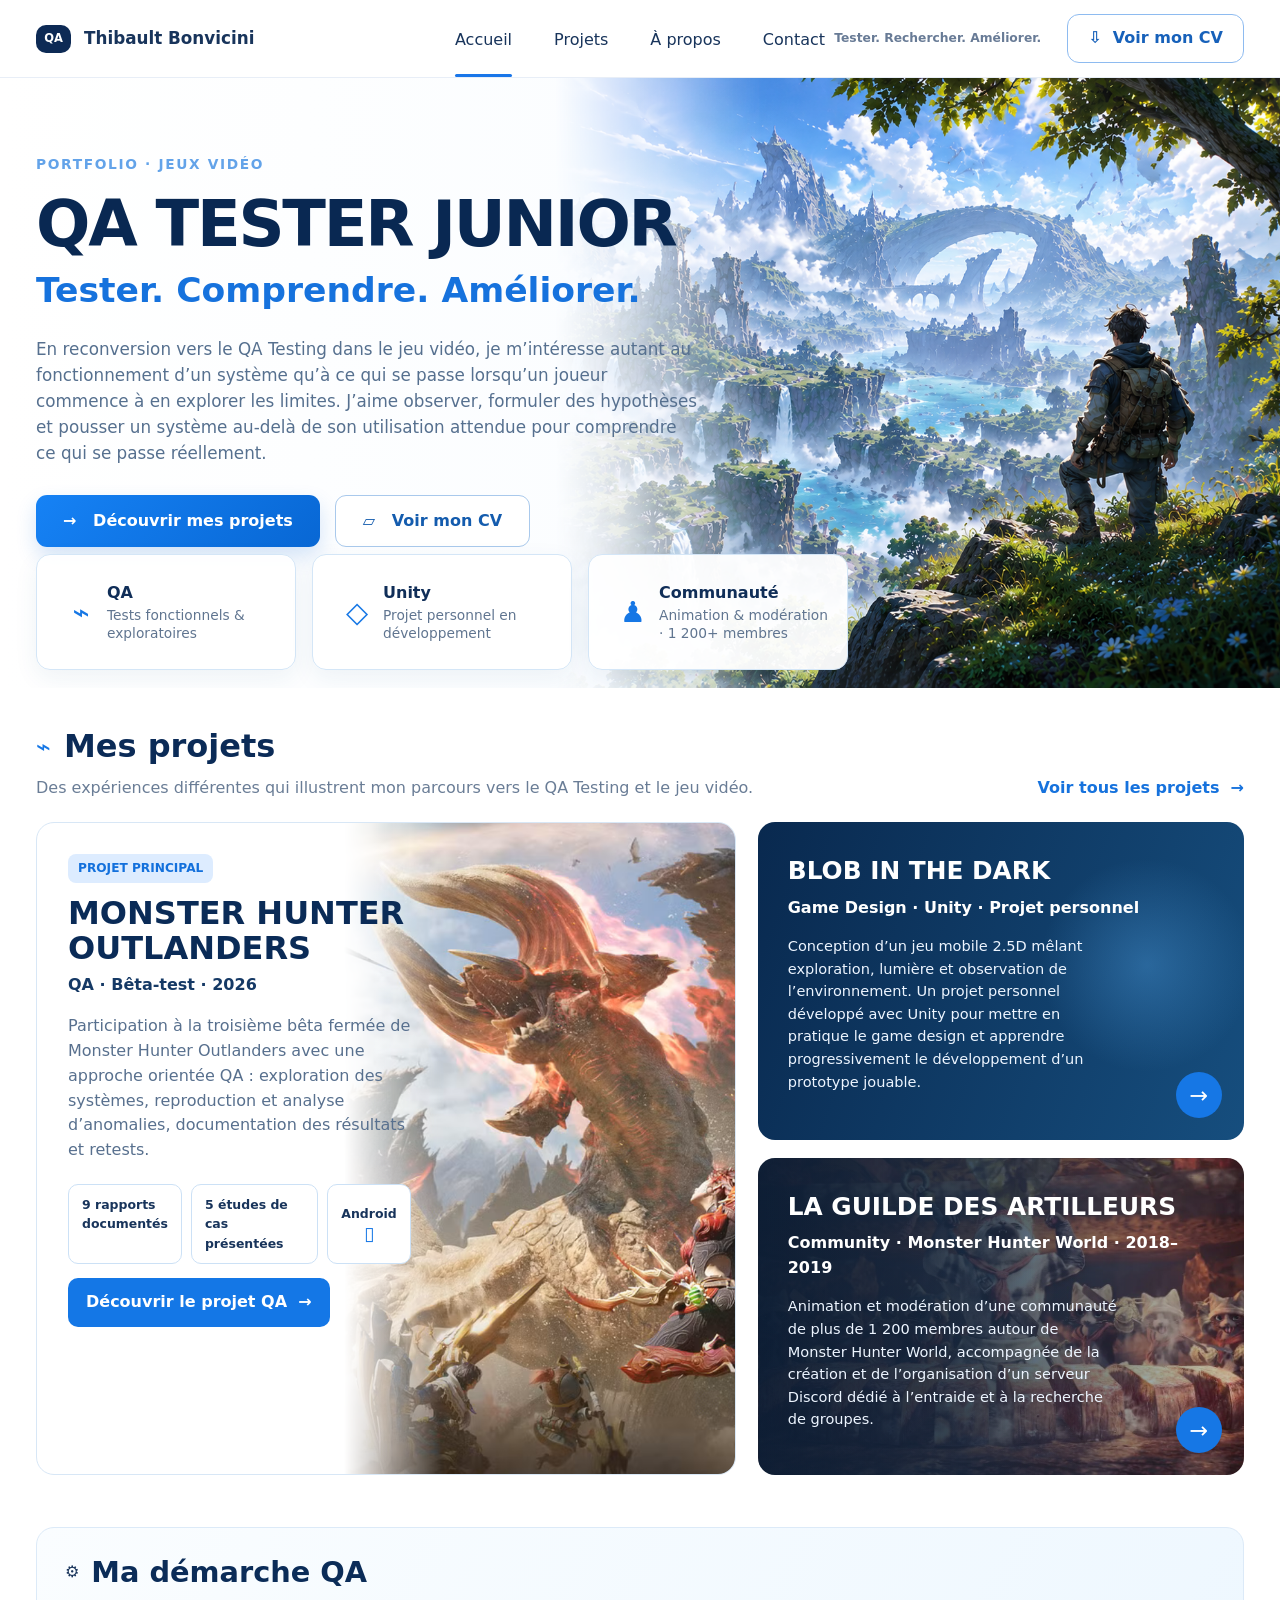
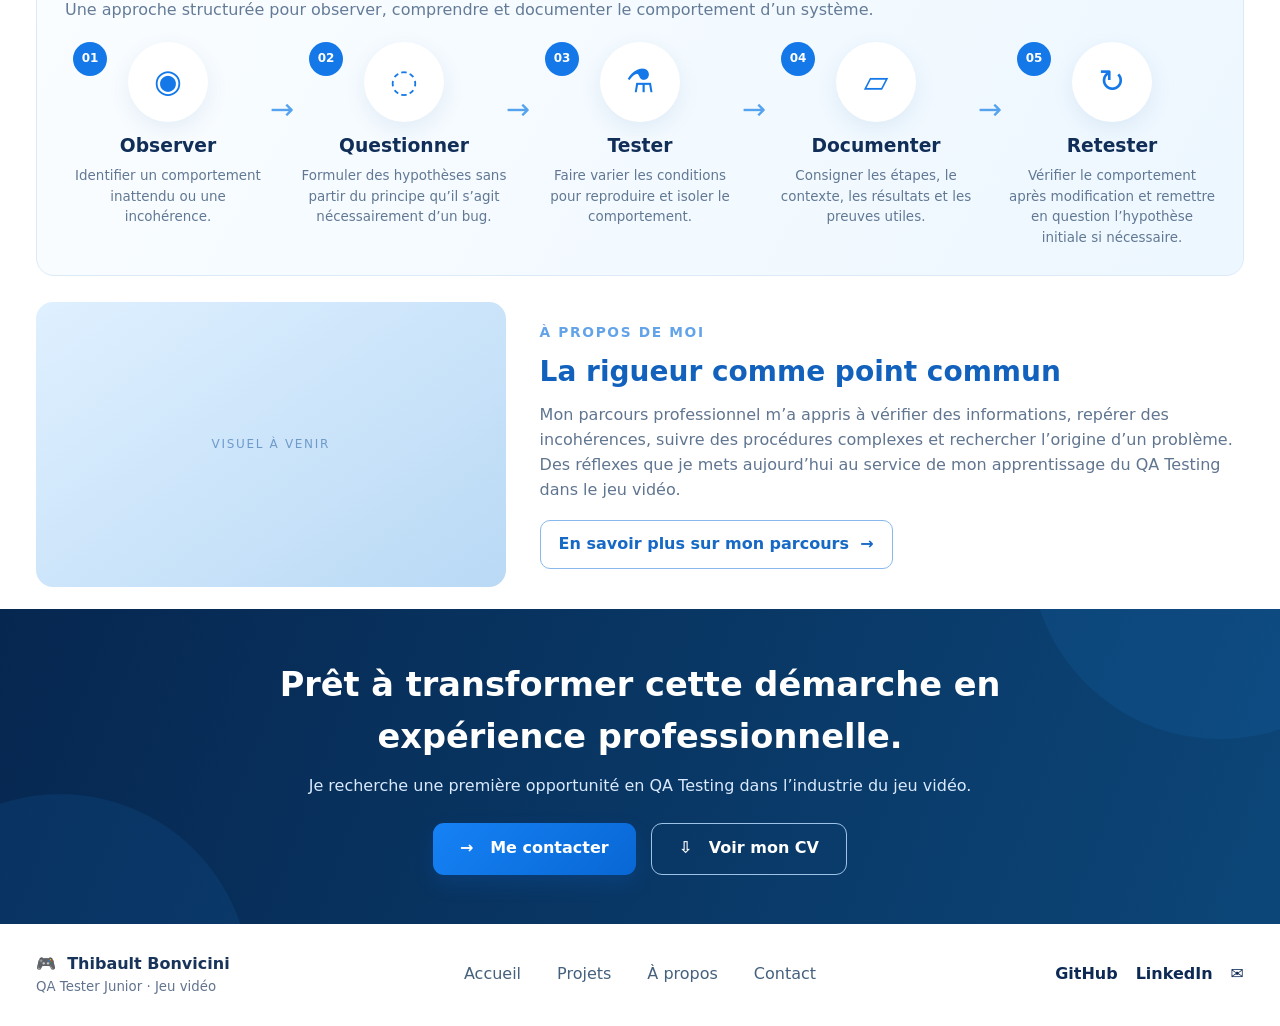
<file: index.html>
<!DOCTYPE html>
<html lang="fr">
<head>
<meta charset="UTF-8">
<meta name="viewport" content="width=device-width,initial-scale=1">
<meta name="description" content="Portfolio de Thibault Bonvicini, en reconversion vers le QA Testing dans le jeu vidéo.">
<title>Thibault Bonvicini — QA Tester Junior</title>
<style>
:root{--navy:#0d2a55;--blue:#1976e9;--pale:#eef6ff;--bg:#f7faff;--text:#18345b;--muted:#61738e;--line:#d8e7f6;--white:#fff;--max:1540px}
*{box-sizing:border-box}html{scroll-behavior:smooth}body{margin:0;font-family:Inter,ui-sans-serif,system-ui,-apple-system,"Segoe UI",sans-serif;color:var(--text);background:#fff;line-height:1.55}a{text-decoration:none;color:inherit}.wrap{width:min(calc(100% - 72px),var(--max));margin:auto}
.topbar{height:78px;border-bottom:1px solid #e8eef7;background:rgba(255,255,255,.96);position:sticky;top:0;z-index:10}.topbar .wrap{height:100%;display:grid;grid-template-columns:1fr auto 1fr;align-items:center}.brand{display:flex;align-items:center;gap:13px;font-weight:850;font-size:1.05rem}.logo{width:35px;height:28px;border-radius:10px;background:var(--navy);display:grid;place-items:center;color:#fff;font-size:.72rem}.nav{display:flex;gap:42px}.nav a{padding:27px 0 24px;position:relative}.nav .active:after{content:"";position:absolute;bottom:-1px;left:0;right:0;height:3px;background:var(--blue);border-radius:3px}.topright{display:flex;justify-content:flex-end;align-items:center;gap:26px}.motto{font-size:.77rem;font-weight:700;color:#687b96}.cv{border:1px solid #8ebbf0;border-radius:12px;padding:11px 20px;color:#1761ba;font-weight:800;background:#fff}
.hero{background:linear-gradient(90deg,#fff 0%,#fbfdff 48%,#eaf5ff 100%);overflow:hidden}.hero .wrap{position:relative;min-height:610px;padding-top:74px}.hero-copy{width:55%;position:relative;z-index:2}.kicker,.section-kicker{color:#63a3e9;font-weight:900;letter-spacing:.12em;text-transform:uppercase;font-size:.86rem}.hero h1{font-size:clamp(3.2rem,5vw,5.35rem);line-height:.98;margin:16px 0 8px;letter-spacing:-.035em;color:#092852;text-transform:uppercase}.baseline{font-size:clamp(1.7rem,2.7vw,2.55rem);font-weight:850;color:#1672dd;margin-bottom:19px}.hero p{max-width:720px;font-size:1.05rem;color:#56708f;margin:0}.actions{display:flex;gap:15px;margin-top:29px}.btn{min-height:52px;padding:0 27px;border-radius:11px;display:inline-flex;align-items:center;gap:12px;font-weight:850}.primary{background:linear-gradient(135deg,#1682f5,#0867d4);color:#fff;box-shadow:0 9px 20px rgba(19,108,215,.18)}.secondary{background:#fff;border:1px solid #a9c9ec;color:#145cae}
.hero-art{position:absolute;right:-4%;top:0;width:61%;height:100%;background-image:url('assets/images/portfolio-accueil.png');background-size:cover;background-position:center right;mask-image:linear-gradient(to right,transparent 0,#000 28%);-webkit-mask-image:linear-gradient(to right,transparent 0,#000 28%)}
.hero-art:after{content:"";position:absolute;inset:0;background:linear-gradient(90deg,rgba(255,255,255,.2),transparent 34%)}
.stats{position:absolute;z-index:3;left:0;bottom:18px;display:grid;grid-template-columns:repeat(3,260px);gap:16px}.stat{height:116px;border:1px solid #d4e6f7;border-radius:14px;background:rgba(255,255,255,.95);display:grid;grid-template-columns:52px 1fr;align-items:center;padding:18px;box-shadow:0 8px 24px rgba(30,78,130,.07)}.ico{font-size:1.8rem;color:#1677e5;text-align:center}.stat strong{display:block;color:#102e58}.stat span{display:block;color:#607590;font-size:.86rem;line-height:1.35}.stat .nowrap{display:inline;white-space:nowrap}
.projects{padding:34px 0 38px;background:#fff}.section-head{display:flex;justify-content:space-between;align-items:flex-end;margin-bottom:22px}.section-title-line{display:flex;align-items:center;gap:13px}.section-title-line .bigico{color:#1677e5;font-size:1.55rem}.section-head h2{margin:0;color:#0b2b57;font-size:2rem}.section-sub{margin:4px 0 0;color:#6a7d96}.all-projects{color:#1672dd;font-weight:800}
.projects-grid{display:grid;grid-template-columns:1.18fr .82fr;gap:22px}.outlanders{min-height:385px;border:1px solid var(--line);border-radius:18px;overflow:hidden;position:relative;background:linear-gradient(90deg,#fff 0%,#fff 48%,#e9f4ff 100%)}.outlanders .project-copy{position:relative;z-index:2;width:58%;padding:31px}.project-badge{display:inline-block;background:#ddecff;color:#1370dc;border-radius:8px;padding:5px 10px;font-size:.76rem;font-weight:900}.outlanders h3{font-size:2rem;line-height:1.08;margin:13px 0 8px;text-transform:uppercase;color:#0a2b57}.meta{font-weight:800;color:#153965}.outlanders p{color:#58708e}.fake-art{position:absolute;right:0;top:0;width:56%;height:100%;background-image:url('assets/images/monster_outlanders_1920x1080_clean.png');background-size:cover;background-position:64% center;mask-image:linear-gradient(to right,transparent 0,#000 25%);-webkit-mask-image:linear-gradient(to right,transparent 0,#000 25%)}.mini-facts{display:flex;gap:9px;margin:21px 0 14px}.fact{border:1px solid #cce1f6;border-radius:10px;background:#fff;padding:10px 13px;font-size:.78rem;font-weight:800}.fact-android{display:flex;flex-direction:column;align-items:center;justify-content:center;gap:2px;text-align:center}.phone-icon{font-size:1.15rem;line-height:1;color:#1677e5}.project-btn{display:inline-flex;background:#1477e6;color:#fff;padding:12px 18px;border-radius:10px;font-weight:850}
.side-projects{display:grid;grid-template-rows:1fr 1fr;gap:18px}.side-card{min-height:183px;border-radius:17px;overflow:hidden;position:relative;padding:30px;color:#fff;background:linear-gradient(110deg,#09294f,#164e7e)}.side-card:nth-child(2){background-image:linear-gradient(90deg,rgba(13,31,55,.96) 0%,rgba(18,39,63,.82) 43%,rgba(18,39,63,.2) 100%),url('assets/images/Guilde-des-artilleurs.jpeg');background-size:cover;background-position:center 43%}.side-card:after{content:"";position:absolute;inset:0;background:radial-gradient(circle at 80% 45%,rgba(96,184,255,.3),transparent 25%)}.side-card:nth-child(2):after{background:linear-gradient(90deg,rgba(8,25,45,.18),transparent 72%)}.side-card>*{position:relative;z-index:2}.side-card h3{font-size:1.55rem;margin:0 0 5px;text-transform:uppercase}.side-card .meta{color:#fff}.side-card p{max-width:78%;font-size:.91rem;color:#edf5ff}.circle-arrow{position:absolute;right:22px;bottom:22px!important;width:46px;height:46px;border-radius:50%;display:grid;place-items:center;background:#1677e5;font-size:1.4rem}
.process{padding:14px 0 26px;background:#fff}.process-panel{border:1px solid #dceaf8;border-radius:18px;padding:22px 28px 26px;background:linear-gradient(120deg,#fafdff,#edf7ff)}.process-title{display:flex;gap:12px;align-items:center}.process-title h2{margin:0;font-size:1.8rem;color:#0b2c58}.process-panel>p{margin:3px 0 19px;color:#647b98}.steps{display:grid;grid-template-columns:repeat(5,1fr);gap:30px}.step{text-align:center;position:relative}.step:not(:last-child):after{content:"→";position:absolute;right:-23px;top:45px;color:#55a2ef;font-size:1.8rem}.step-num{position:absolute;left:8px;top:0;width:34px;height:34px;border-radius:50%;display:grid;place-items:center;background:#1478e8;color:#fff;font-size:.75rem;font-weight:900}.step-icon{width:80px;height:80px;border-radius:50%;margin:0 auto 9px;background:#fff;display:grid;place-items:center;color:#1478e8;font-size:2rem;box-shadow:0 7px 22px rgba(31,92,151,.09)}.step h3{margin:0 0 6px;color:#102e58}.step p{margin:0;color:#617894;font-size:.84rem}
.about{padding:0 0 22px;background:#fff}.about-grid{display:grid;grid-template-columns:.8fr 1.2fr;gap:34px;align-items:center}.about-art{height:285px;border-radius:17px;background:linear-gradient(145deg,#dff0ff,#b9d9f5);position:relative;overflow:hidden}.about-art:after{content:"VISUEL À VENIR";position:absolute;inset:0;display:grid;place-items:center;color:#6e9aca;font-size:.75rem;letter-spacing:.14em}.about-copy h2{font-size:1.75rem;margin:5px 0 10px;color:#1262bd}.about-copy p{color:#607590;margin:0 0 18px}.more{display:inline-flex;border:1px solid #88b8ec;border-radius:10px;padding:11px 18px;color:#1769c6;font-weight:800}
.cta{min-height:315px;background:linear-gradient(110deg,#062750,#0c4678);color:#fff;display:grid;place-items:center;text-align:center;position:relative;overflow:hidden}.cta:before,.cta:after{content:"";position:absolute;width:380px;height:380px;border-radius:50%;background:rgba(31,137,235,.1)}.cta:before{left:-130px;bottom:-250px}.cta:after{right:-130px;top:-250px}.cta-inner{position:relative;z-index:2}.cta h2{font-size:2.1rem;max-width:760px;margin:0 auto 11px}.cta p{color:#d9eaff;margin:0 0 24px}.cta .actions{justify-content:center;margin-top:0}.cta .secondary{background:transparent;color:#fff;border-color:#9dc3e8}
footer{background:#fff;padding:28px 0}.footer-grid{display:grid;grid-template-columns:1fr auto 1fr;align-items:center}.footer-brand small{display:block;color:#61738e}.footer-nav{display:flex;gap:36px;color:#45617e}.social{display:flex;justify-content:flex-end;gap:18px;font-weight:900;color:#0d2a55}
@media(max-width:980px){.topbar .wrap{grid-template-columns:1fr auto}.nav,.motto{display:none}.hero .wrap{min-height:auto;padding:55px 0}.hero-copy{width:100%}.hero-art{opacity:.35;width:75%}.stats{position:relative;bottom:auto;margin-top:35px;grid-template-columns:1fr}.projects-grid,.about-grid{grid-template-columns:1fr}.steps{grid-template-columns:1fr 1fr}.step:after{display:none}.footer-grid{grid-template-columns:1fr;gap:20px}.footer-nav,.social{justify-content:flex-start}.outlanders .project-copy{width:75%}}
@media(max-width:600px){.wrap{width:min(calc(100% - 28px),var(--max))}.topright .cv{font-size:.78rem;padding:9px}.hero h1{font-size:2.65rem}.baseline{font-size:1.55rem}.hero-art{display:none}.projects{padding-top:35px}.section-head{align-items:flex-start;gap:14px}.all-projects{font-size:.82rem}.projects-grid{display:block}.outlanders{margin-bottom:18px}.outlanders .project-copy{width:100%;padding:24px}.fake-art{opacity:.18;width:100%}.side-projects{display:grid}.steps{grid-template-columns:1fr}.about-art{height:210px}.cta{padding:45px 18px}.cta h2{font-size:1.65rem}.footer-nav{gap:18px;flex-wrap:wrap}}
</style>
</head>
<body>
<header class="topbar"><div class="wrap">
<a class="brand" href="index.html"><span class="logo">QA</span>Thibault Bonvicini</a>
<nav class="nav"><a class="active" href="index.html">Accueil</a><a href="#projets">Projets</a><a href="#apropos">À propos</a><a href="#contact">Contact</a></nav>
<div class="topright"><span class="motto">Tester. Rechercher. Améliorer.</span><a class="cv" href="#">⇩&nbsp; Voir mon CV</a></div>
</div></header>

<section class="hero"><div class="wrap">
<div class="hero-art"></div>
<div class="hero-copy"><span class="kicker">Portfolio · Jeux vidéo</span><h1>QA Tester Junior</h1><div class="baseline">Tester. Comprendre. Améliorer.</div>
<p>En reconversion vers le QA Testing dans le jeu vidéo, je m’intéresse autant au fonctionnement d’un système qu’à ce qui se passe lorsqu’un joueur commence à en explorer les limites. J’aime observer, formuler des hypothèses et pousser un système au-delà de son utilisation attendue pour comprendre ce qui se passe réellement.</p>
<div class="actions"><a class="btn primary" href="#projets">→ &nbsp; Découvrir mes projets</a><a class="btn secondary" href="#">▱ &nbsp; Voir mon CV</a></div></div>
<div class="stats"><div class="stat"><div class="ico">⌁</div><div><strong>QA</strong><span>Tests fonctionnels &amp; exploratoires</span></div></div><div class="stat"><div class="ico">◇</div><div><strong>Unity</strong><span>Projet personnel en développement</span></div></div><div class="stat"><div class="ico">♟</div><div><strong>Communauté</strong><span>Animation &amp; modération · <span class="nowrap">1&nbsp;200+ membres</span></span></div></div></div>
</div></section>

<main>
<section class="projects" id="projets"><div class="wrap">
<div class="section-head"><div><div class="section-title-line"><span class="bigico">⌁</span><h2>Mes projets</h2></div><p class="section-sub">Des expériences différentes qui illustrent mon parcours vers le QA Testing et le jeu vidéo.</p></div><a class="all-projects" href="#projets">Voir tous les projets &nbsp;→</a></div>
<div class="projects-grid">
<article class="outlanders"><div class="fake-art"></div><div class="project-copy"><span class="project-badge">PROJET PRINCIPAL</span><h3>Monster Hunter<br>Outlanders</h3><div class="meta">QA · Bêta-test · 2026</div><p>Participation à la troisième bêta fermée de Monster Hunter Outlanders avec une approche orientée QA : exploration des systèmes, reproduction et analyse d’anomalies, documentation des résultats et retests.</p><div class="mini-facts"><span class="fact">9 rapports documentés</span><span class="fact">5 études de cas présentées</span><span class="fact fact-android">Android<span class="phone-icon" aria-hidden="true">▯</span></span></div><a class="project-btn" href="projets/outlanders.html">Découvrir le projet QA &nbsp;→</a></div></article>
<div class="side-projects"><article class="side-card"><h3>Blob in the Dark</h3><div class="meta">Game Design · Unity · Projet personnel</div><p>Conception d’un jeu mobile 2.5D mêlant exploration, lumière et observation de l’environnement. Un projet personnel développé avec Unity pour mettre en pratique le game design et apprendre progressivement le développement d’un prototype jouable.</p><a class="circle-arrow" href="#">→</a></article>
<article class="side-card"><h3>La Guilde des Artilleurs</h3><div class="meta">Community · Monster Hunter World · 2018–2019</div><p>Animation et modération d’une communauté de plus de 1 200 membres autour de Monster Hunter World, accompagnée de la création et de l’organisation d’un serveur Discord dédié à l’entraide et à la recherche de groupes.</p><a class="circle-arrow" href="projets/guilde-des-artilleurs.html" aria-label="Découvrir La Guilde des Artilleurs">→</a></article></div>
</div></div></section>

<section class="process"><div class="wrap"><div class="process-panel"><div class="process-title"><span class="bigico">⚙</span><h2>Ma démarche QA</h2></div><p>Une approche structurée pour observer, comprendre et documenter le comportement d’un système.</p><div class="steps">
<div class="step"><span class="step-num">01</span><div class="step-icon">◉</div><h3>Observer</h3><p>Identifier un comportement inattendu ou une incohérence.</p></div>
<div class="step"><span class="step-num">02</span><div class="step-icon">◌</div><h3>Questionner</h3><p>Formuler des hypothèses sans partir du principe qu’il s’agit nécessairement d’un bug.</p></div>
<div class="step"><span class="step-num">03</span><div class="step-icon">⚗</div><h3>Tester</h3><p>Faire varier les conditions pour reproduire et isoler le comportement.</p></div>
<div class="step"><span class="step-num">04</span><div class="step-icon">▱</div><h3>Documenter</h3><p>Consigner les étapes, le contexte, les résultats et les preuves utiles.</p></div>
<div class="step"><span class="step-num">05</span><div class="step-icon">↻</div><h3>Retester</h3><p>Vérifier le comportement après modification et remettre en question l’hypothèse initiale si nécessaire.</p></div>
</div></div></div></section>

<section class="about" id="apropos"><div class="wrap"><div class="about-grid"><div class="about-art"></div><div class="about-copy"><span class="section-kicker">À propos de moi</span><h2>La rigueur comme point commun</h2><p>Mon parcours professionnel m’a appris à vérifier des informations, repérer des incohérences, suivre des procédures complexes et rechercher l’origine d’un problème. Des réflexes que je mets aujourd’hui au service de mon apprentissage du QA Testing dans le jeu vidéo.</p><a class="more" href="#">En savoir plus sur mon parcours &nbsp;→</a></div></div></div></section>

<section class="cta" id="contact"><div class="cta-inner"><h2>Prêt à transformer cette démarche en expérience professionnelle.</h2><p>Je recherche une première opportunité en QA Testing dans l’industrie du jeu vidéo.</p><div class="actions"><a class="btn primary" href="mailto:">→ &nbsp; Me contacter</a><a class="btn secondary" href="#">⇩ &nbsp; Voir mon CV</a></div></div></section>
</main>
<footer><div class="wrap footer-grid"><div class="footer-brand"><strong>🎮 &nbsp;Thibault Bonvicini</strong><small>QA Tester Junior · Jeu vidéo</small></div><div class="footer-nav"><a href="index.html">Accueil</a><a href="#projets">Projets</a><a href="#apropos">À propos</a><a href="#contact">Contact</a></div><div class="social"><a href="https://github.com/Thibault-Bonvicini">GitHub</a><a href="#">LinkedIn</a><a href="mailto:">✉</a></div></div></footer>
</body></html>
</file>
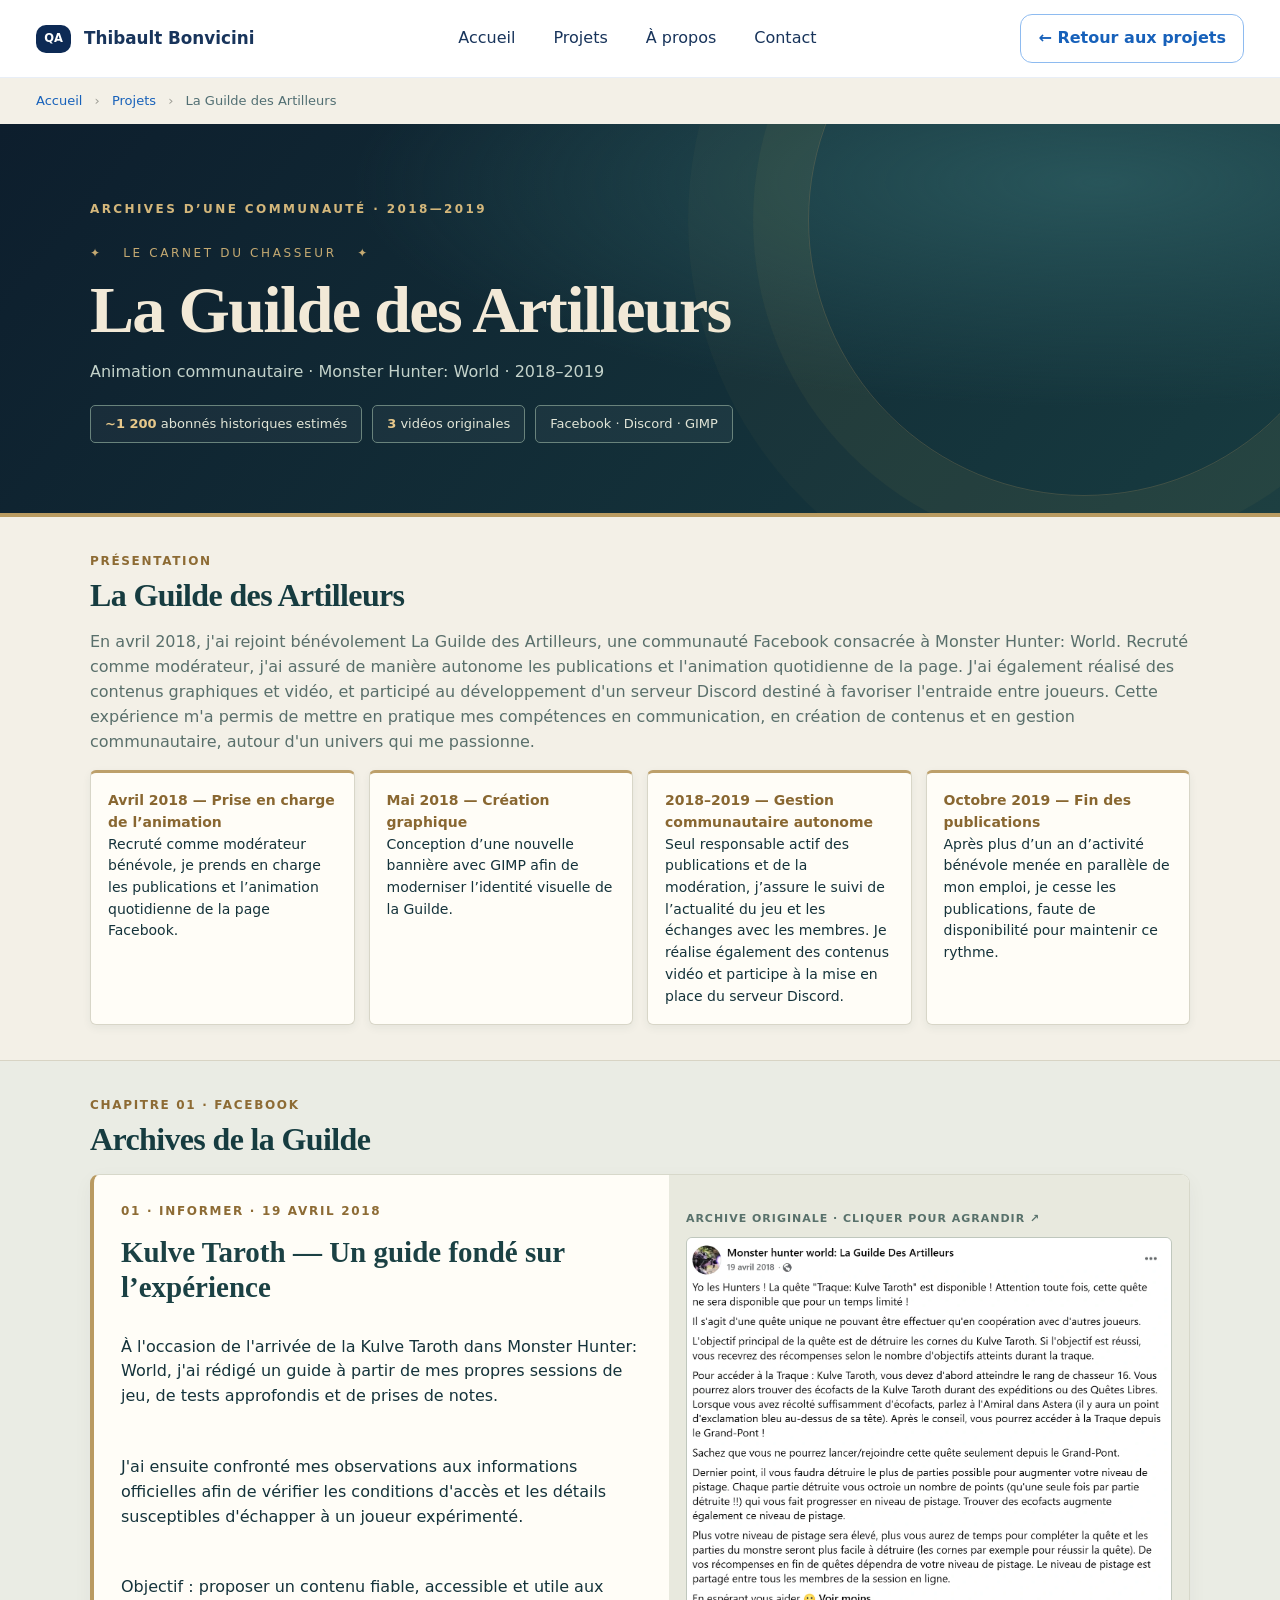
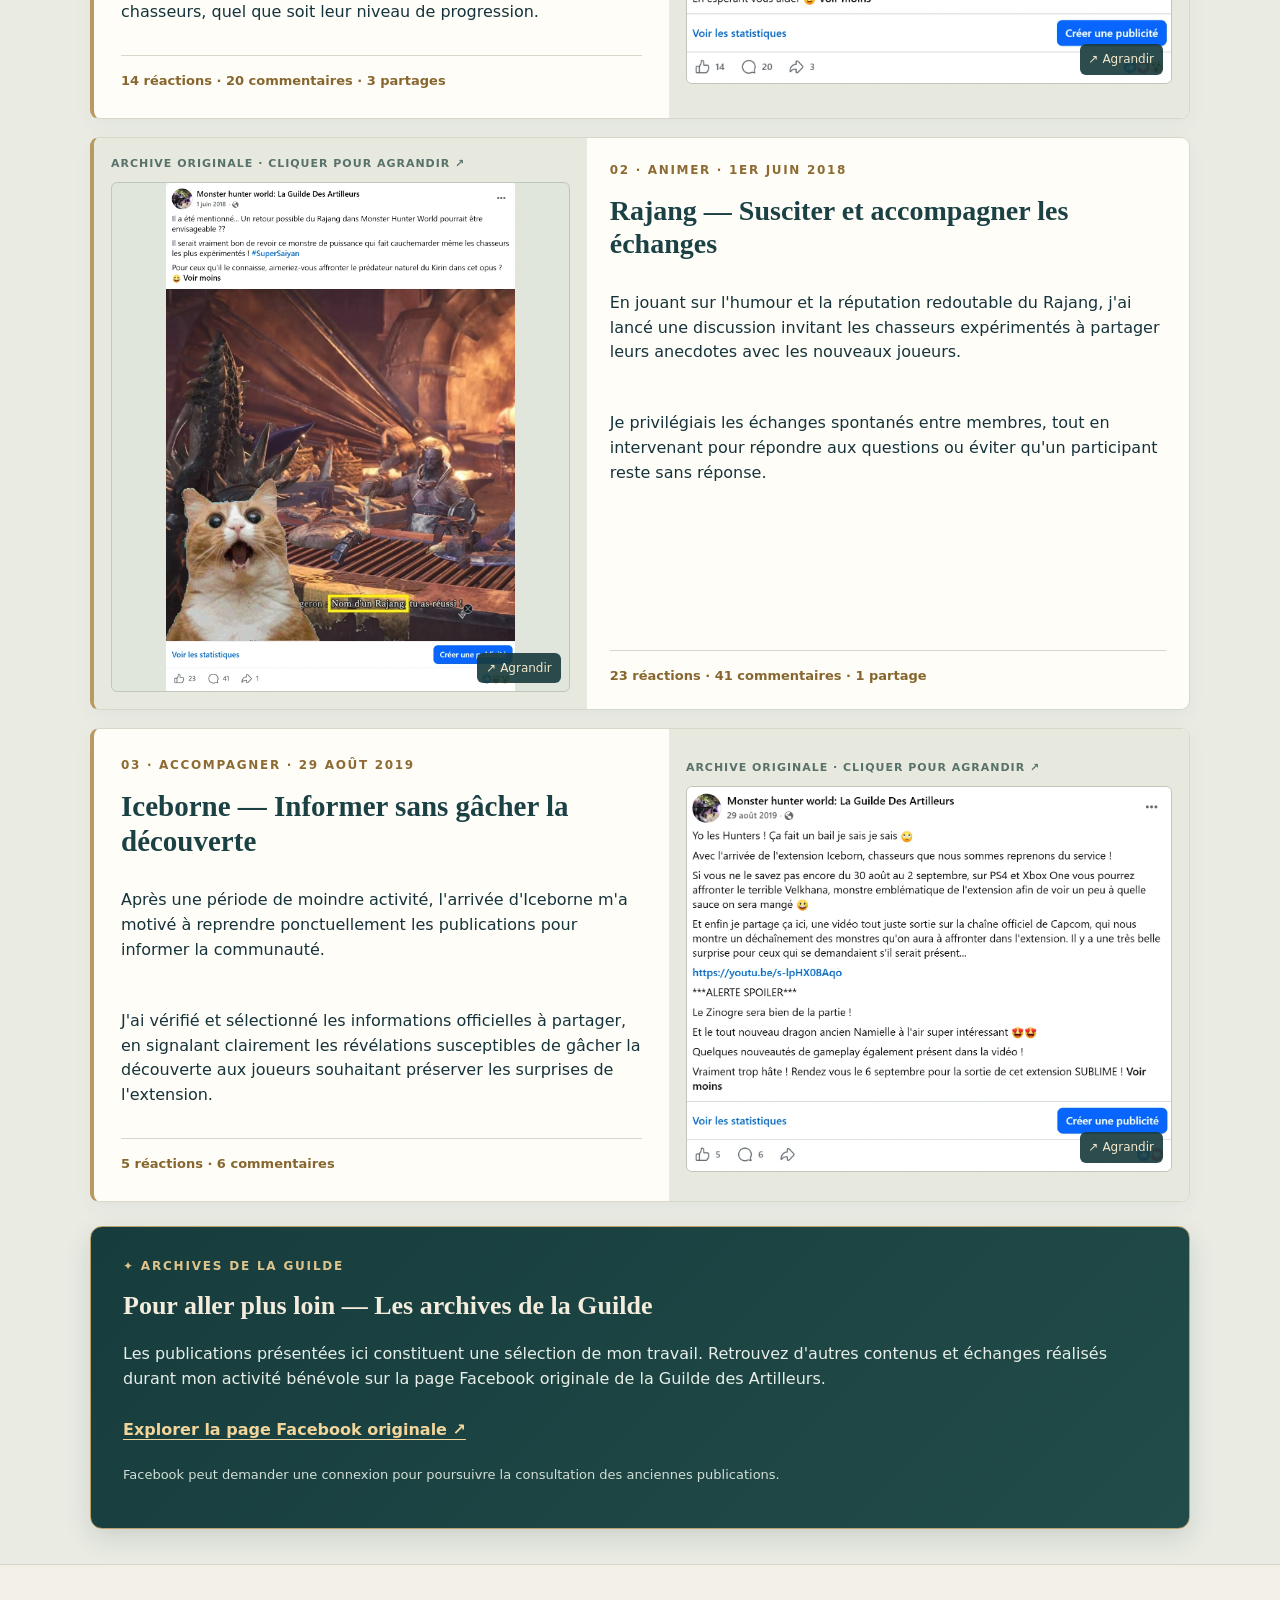
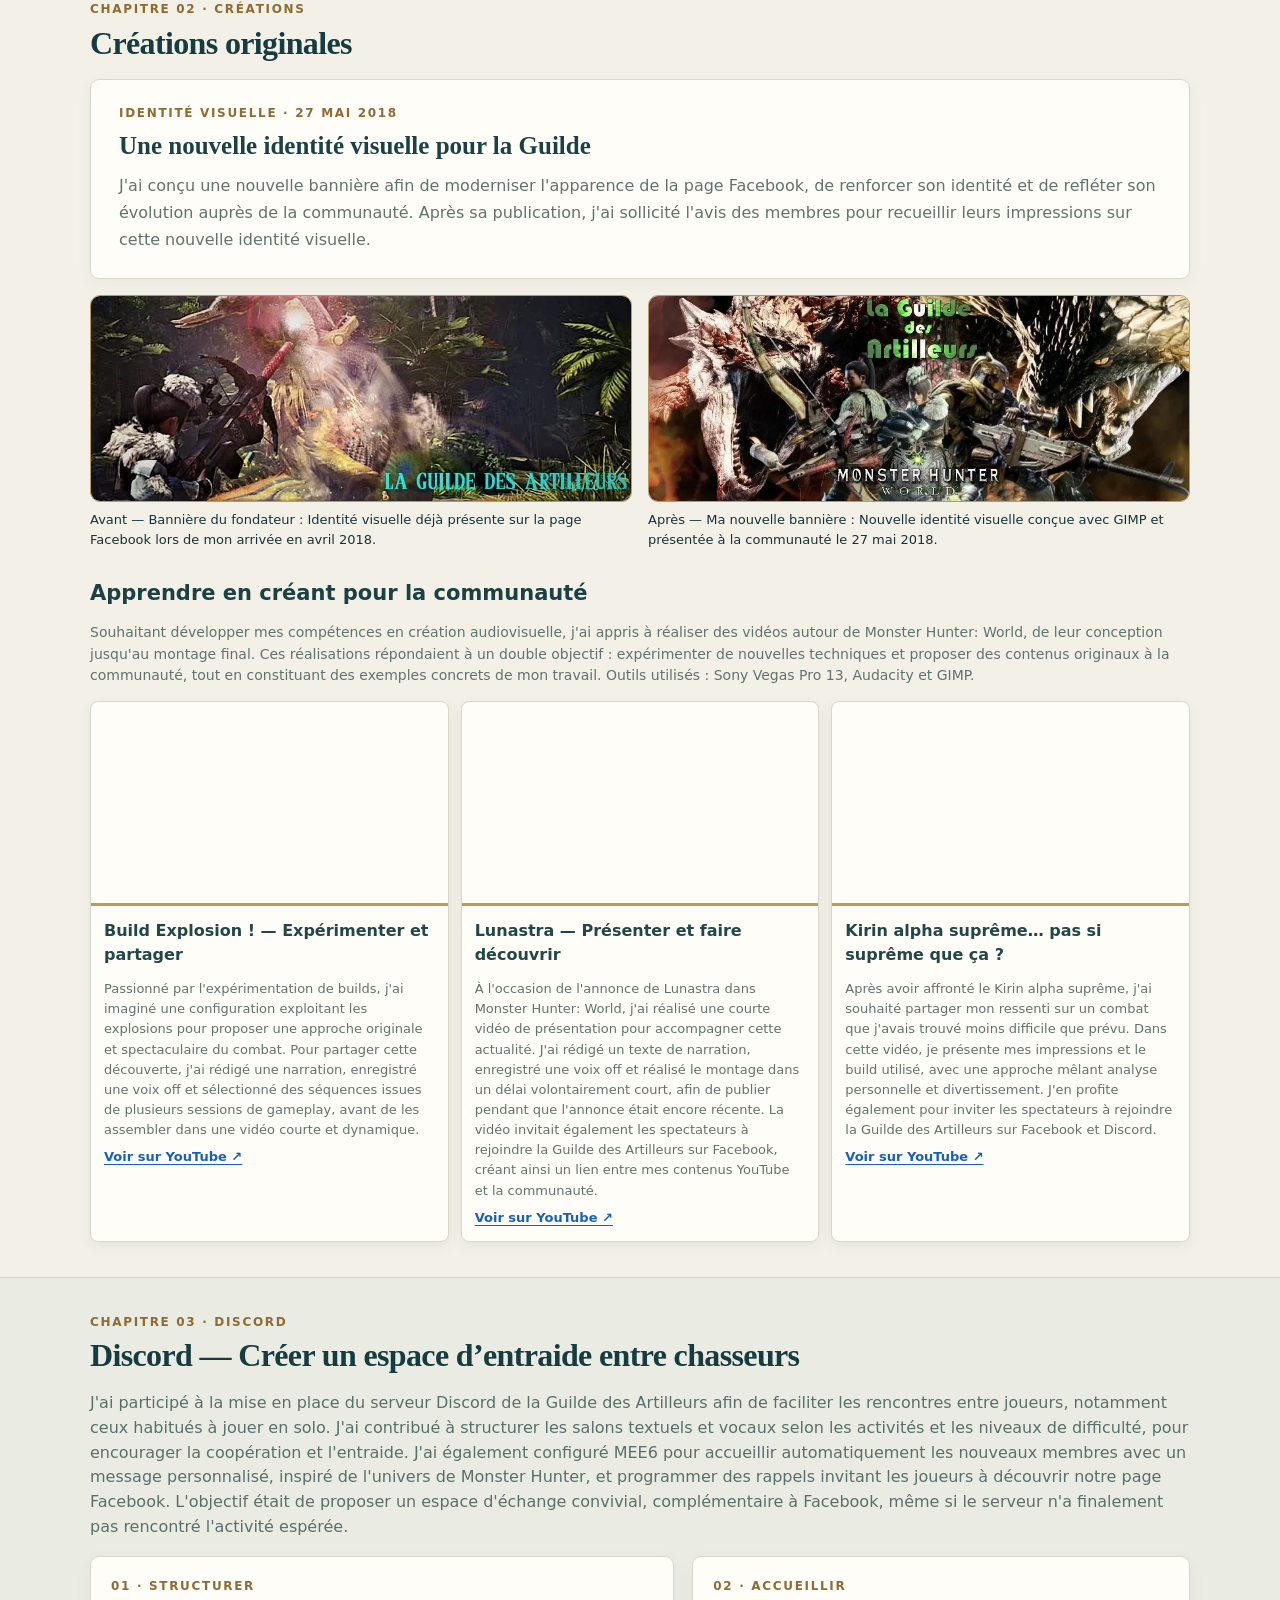
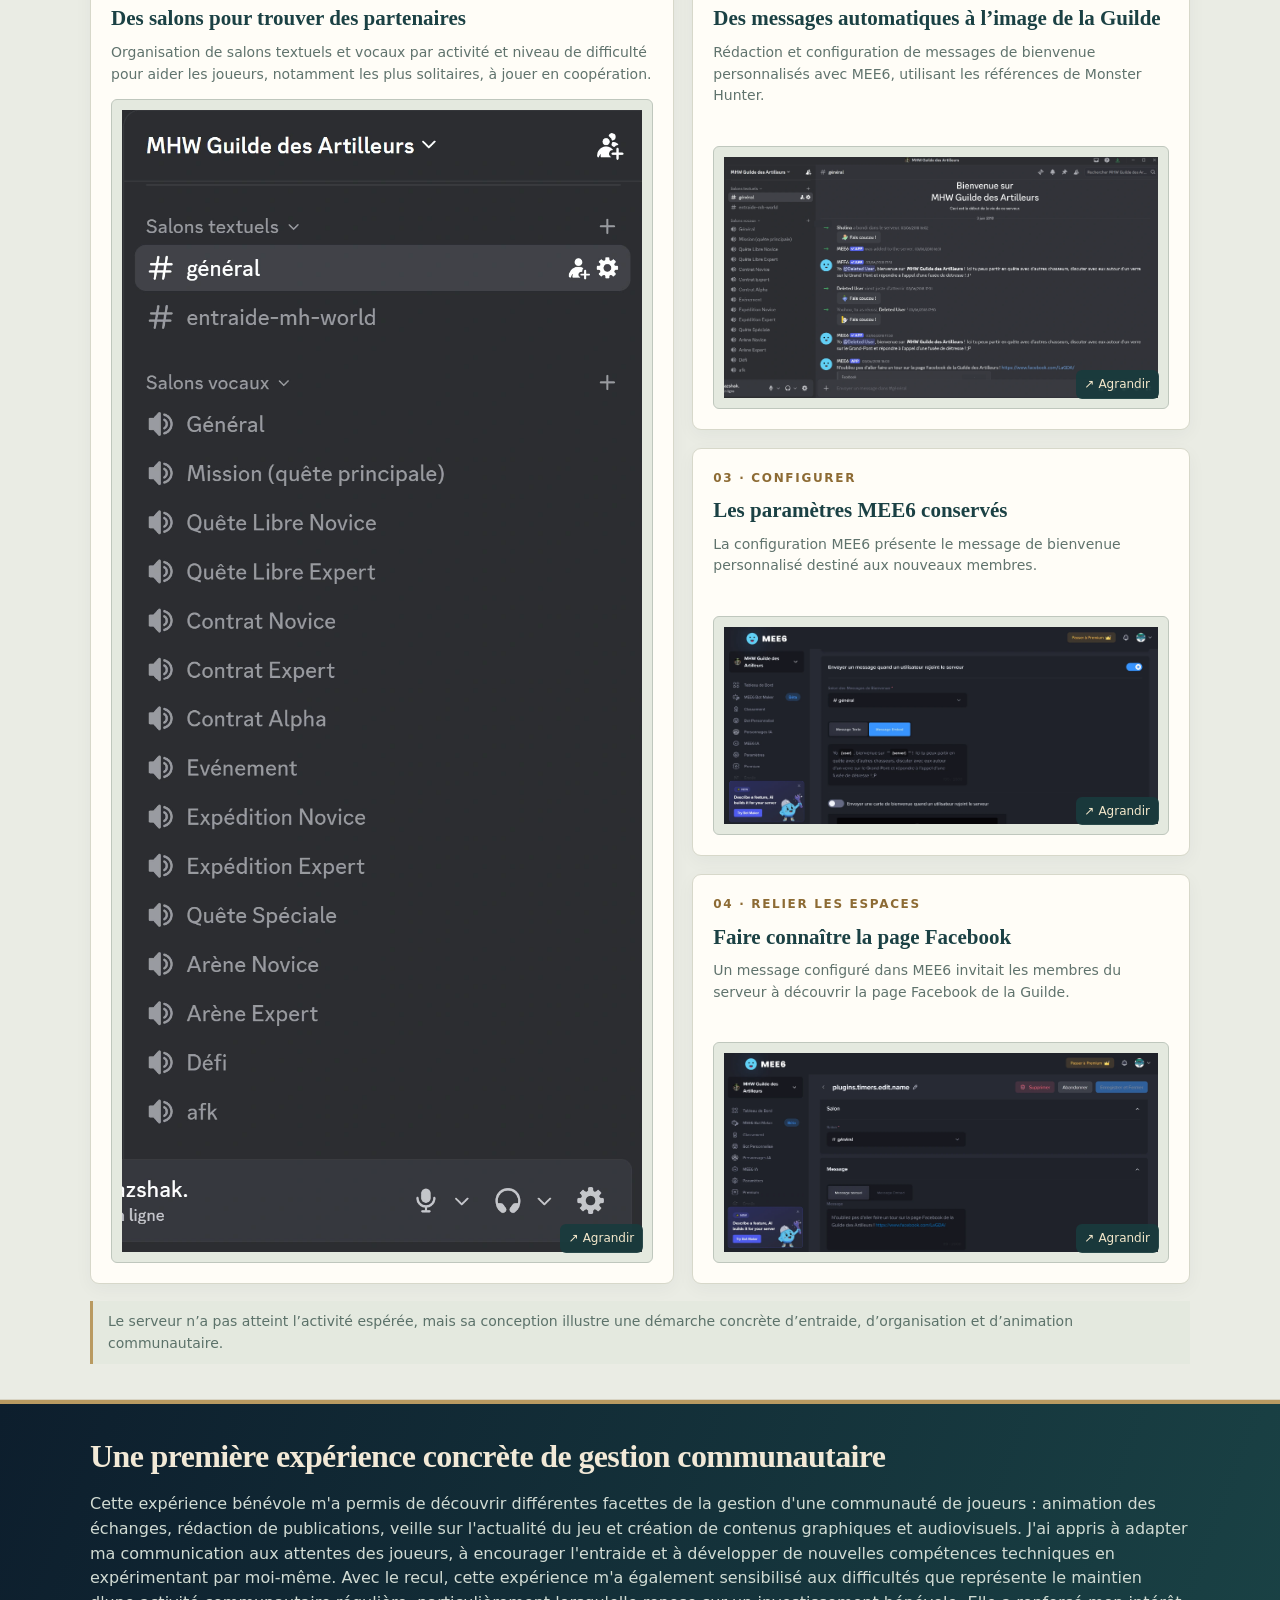
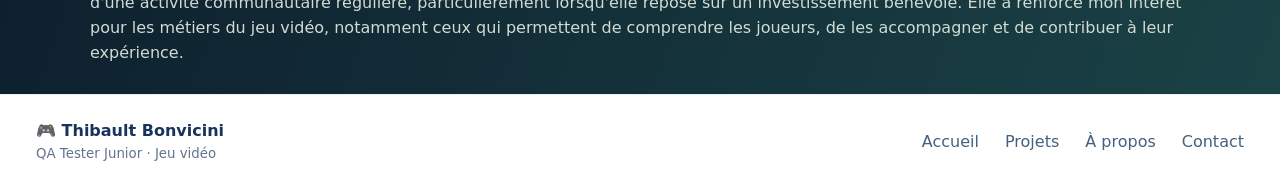
<file: projets/guilde-des-artilleurs.html>
<!DOCTYPE html>

<html lang="fr"><head><meta charset="utf-8"/><meta content="width=device-width,initial-scale=1" name="viewport"/><title>La Guilde des Artilleurs — Community Management | Thibault Bonvicini</title>
<style>
:root{--ink:#102c50;--blue:#267bd0;--muted:#60718a;--line:#dce6f0}*{box-sizing:border-box}body{margin:0;font:16px/1.55 system-ui,Segoe UI,sans-serif;color:var(--ink);background:#f4f7fb}a{color:inherit}.wrap{width:min(1100px,calc(100% - 36px));margin:auto}.notice{background:#fef2d4;color:#65440d;text-align:center;padding:9px;font-size:13px;font-weight:700}.nav{padding:16px 0;display:flex;justify-content:space-between;align-items:center}.nav span{font-size:13px;color:var(--muted)}.hero{background:#0c2544;color:white;padding:28px 0 36px}.banner{width:100%;display:block;border-radius:13px;max-height:440px;object-fit:contain;background:#132b43}.hero h1{font-size:clamp(32px,5vw,54px);margin:18px 0 2px;line-height:1.15}.hero p{color:#d5e5f7;margin:0}.stats{display:flex;flex-wrap:wrap;gap:10px;margin-top:16px}.stat{border:1px solid #43668a;padding:8px 14px;border-radius:8px;color:#d8e8fa;font-size:13px}.stat strong{color:#fff}.section{padding:32px 0;border-bottom:1px solid var(--line)}h2{font-size:clamp(24px,3vw,32px);margin:0 0 10px}h3{margin:0 0 10px;font-size:21px}.intro{color:var(--muted);margin:0 0 16px}.eyebrow{font-size:12px;text-transform:uppercase;letter-spacing:.11em;font-weight:800;color:var(--blue)}.timeline{display:grid;grid-template-columns:repeat(5,1fr);gap:9px}.time{background:white;padding:13px;border:1px solid var(--line);border-radius:10px;font-size:13px}.time strong{display:block;color:var(--blue)}.case{background:white;border:1px solid var(--line);border-radius:14px;padding:18px;display:grid;grid-template-columns:minmax(0,1fr) minmax(0,1fr);align-items:start;gap:24px;margin:15px 0}.case.reverse .shot{order:2}.shot{display:block;position:relative;max-width:100%;width:100%;border-radius:10px;overflow:hidden;background:#e7eff8;border:1px solid var(--line);text-align:center}.shot img{display:block;max-width:100%;height:auto;margin:auto}.shot.post{max-height:590px}.shot.post img{max-height:590px;object-fit:contain}.shot:after{content:"↗ Ouvrir l'archive complète";position:absolute;bottom:8px;right:8px;background:#0c2544ed;color:white;font-size:12px;padding:6px 9px;border-radius:6px}.copy{align-self:center}.copy p{color:var(--muted)}.metric{font-size:13px;color:#186fc5;font-weight:800}.wide{width:100%;height:auto;display:block;border-radius:10px}.feature{background:white;border:1px solid var(--line);border-radius:14px;padding:17px}.feature p{color:var(--muted)}.videos{display:grid;grid-template-columns:repeat(3,1fr);gap:12px}.video{background:white;border:1px solid var(--line);border-radius:12px;overflow:hidden}.video iframe{width:100%;aspect-ratio:16/9;border:0;display:block}.video div{padding:13px}.video h3{font-size:16px;margin:0 0 4px}.video p{font-size:13px;color:var(--muted);margin:0}.discord{display:grid;grid-template-columns:1fr 1fr;gap:14px}.discord .shot img{max-height:420px;object-fit:contain}.discord .feature h3{margin-top:12px}.end{background:#0c2544;color:white;padding:28px 0}.end p{color:#d5e5f7;margin:0}.foot{text-align:center;padding:18px;font-size:12px;color:var(--muted)}
@media(max-width:850px){.timeline{grid-template-columns:repeat(2,1fr)}.case{gap:16px}.videos{grid-template-columns:1fr 1fr}}@media(max-width:600px){.hero{padding-top:18px}.section{padding:24px 0}.case,.discord{grid-template-columns:1fr}.case.reverse .shot{order:0}.case.reverse .copy{order:1}.videos{grid-template-columns:1fr}.timeline{grid-template-columns:1fr 1fr}.shot.post{max-height:470px}.shot.post img{max-height:470px}}

/* V3 : supprimer les colonnes vides et donner une hiérarchie aux archives */
.facebook-grid{display:grid;grid-template-columns:repeat(3,minmax(0,1fr));gap:14px;align-items:stretch}
.facebook-grid .case,.facebook-grid .case.reverse{display:flex;flex-direction:column;gap:0;margin:0;padding:0;overflow:hidden}
.facebook-grid .case .shot,.facebook-grid .case.reverse .shot{order:0;border:0;border-radius:0;width:100%;max-height:310px;height:310px;background:#eaf0f6}
.facebook-grid .case .shot img{height:100%;width:100%;max-height:none;object-fit:cover;object-position:top center}
.facebook-grid .case .copy,.facebook-grid .case.reverse .copy{order:1;align-self:stretch;padding:18px;display:flex;flex-direction:column;flex:1}
.facebook-grid .case .copy p{margin:0 0 14px}.facebook-grid .metric{margin-top:auto;padding-top:12px;border-top:1px solid var(--line)}
.facebook-grid .case h3{font-size:19px;line-height:1.25}
.creation-feature{display:grid;grid-template-columns:1.45fr 1fr;gap:18px;align-items:center;padding:14px}
.creation-feature .wide{width:100%;object-fit:contain;background:#102c50}
.creation-feature .creation-copy p{margin:6px 0 0}.creation-feature .creation-copy h3{margin:5px 0}
.discord-layout{display:grid;grid-template-columns:1.4fr 1fr;gap:16px;align-items:stretch}
.discord-layout .feature{padding:14px;display:flex;flex-direction:column;gap:9px}
.discord-layout .feature h3{margin:0}.discord-layout .feature p{margin:0}
.discord-layout .feature .shot{border-radius:9px;flex:1;display:flex;align-items:center;justify-content:center;background:#e9f1f8;min-height:0}
.discord-layout .feature .shot img{width:100%;max-height:400px;object-fit:contain}
.discord-layout .feature:last-child .shot img{max-height:290px}
.discord-layout .feature:last-child{justify-content:space-between}
@media(max-width:800px){.facebook-grid{grid-template-columns:1fr 1fr}.creation-feature{grid-template-columns:1fr}.discord-layout{grid-template-columns:1fr 1fr}}
@media(max-width:600px){.facebook-grid,.discord-layout{grid-template-columns:1fr}.facebook-grid .case .shot,.facebook-grid .case.reverse .shot{height:270px}.facebook-grid .case .copy{padding:15px}.discord-layout .feature .shot img{max-height:340px}}
.discord-v4{display:grid;grid-template-columns:minmax(0,1.05fr) minmax(0,.95fr);gap:16px;align-items:stretch}.discord-primary,.discord-welcome,.discord-purpose{background:white;border:1px solid var(--line);border-radius:14px;padding:16px;min-width:0}.discord-primary{display:flex;flex-direction:column;gap:12px}.discord-secondary{display:grid;grid-template-rows:minmax(0,1fr) auto;gap:16px}.discord-welcome{display:flex;flex-direction:column;gap:12px}.discord-head h3,.discord-purpose h3{font-size:19px;margin:3px 0 6px}.discord-head p,.discord-purpose p{color:var(--muted);font-size:14px;margin:0}.discord-image{display:block;position:relative;overflow:hidden;border-radius:10px;background:#eaf0f8;border:1px solid var(--line);min-height:0}.discord-image img{display:block;width:100%;height:100%;object-fit:cover;object-position:top}.discord-image:after{content:"↗ Voir la capture entière";position:absolute;bottom:9px;right:9px;background:#0c2544e8;color:white;border-radius:6px;font-size:12px;padding:5px 9px}.discord-channels{height:515px}.discord-messages{height:235px}.discord-purpose{background:#e9f2fc}.discord-purpose .discord-honesty{font-size:12px;margin-top:12px;color:#526d89}@media(max-width:700px){.discord-v4{grid-template-columns:1fr}.discord-secondary{grid-template-rows:auto}.discord-channels{height:390px}.discord-messages{height:260px}}
/* V5 — Carnet du chasseur : identité visuelle, sans modification de la composition V4 */
:root{--ink:#15333b;--blue:#ad8a4c;--muted:#60736d;--line:#d7d9cb;--forest:#173d42;--gold:#c7a86b;--ivory:#f2e9d7}
body{background:#f3f0e7;color:var(--ink)}
.notice{background:#f6e4bb;color:#624a23;border-bottom:1px solid #d9c08c}
.nav{padding:18px 0;color:#294b4d}
.nav strong{letter-spacing:.015em}
.hero{background:radial-gradient(ellipse at 86% 15%,#28555a 0,transparent 48%),linear-gradient(130deg,#0d1e2d,#173b40);padding:30px 0 40px;border-bottom:4px solid #b99b61}
.banner{border:1px solid #71877d;box-shadow:0 12px 35px #030e1590;border-radius:9px;max-height:480px}
.hero h1{font-family:Georgia,'Times New Roman',serif;font-weight:700;letter-spacing:-.025em;color:#f2e9d7;margin-top:22px}
.hero p{color:#c4d3cb}
.stats{margin-top:20px}
.stat{background:#ffffff0b;border:1px solid #69837c;color:#e1e5d7;border-radius:5px}
.stat strong{color:#e7c88b}
.section{padding:35px 0;border-bottom:1px solid #d8d4c4}
.section:nth-of-type(even){background:#eaece4}
h2{font-family:Georgia,'Times New Roman',serif;font-weight:700;color:#163c40;letter-spacing:-.02em}
h3{color:#1b4144}
.eyebrow{color:#8d6b34;letter-spacing:.14em}
.intro{color:#596f6b}
.timeline{gap:11px}
.time{background:#fffdf7;border:1px solid #d8d6c8;border-top:3px solid #bda06b;border-radius:6px;box-shadow:0 3px 9px #183e4210}
.time strong{color:#896731}
.case,.feature,.discord-primary,.discord-welcome{background:#fffdf7;border:1px solid #d7d8ca;border-radius:9px;box-shadow:0 5px 18px #14383a0b}
.case{border-left:3px solid #c0a16a}
.copy h3,.discord-head h3,.discord-purpose h3{font-family:Georgia,'Times New Roman',serif}
.metric{color:#83612c}
.shot,.discord-image{border-radius:6px;border-color:#bfc7bd;background:#e8e9de}
.shot:after,.discord-image:after{background:#193b3de8;color:#f4e8cb}
.video{border-radius:8px;background:#fffdf7;border:1px solid #d7d8ca;box-shadow:0 4px 13px #153b3c10}
.video div{border-top:3px solid #b99a61}
.video h3{color:#234747}
.discord-purpose{background:#e4e9df;border:1px solid #cad5c9;border-left:3px solid #b99a61;border-radius:8px}
.discord-honesty{color:#5c726a!important}
.end{background:linear-gradient(110deg,#0d1e2d,#1a4245);border-top:4px solid #b99a61}
.end h2{color:#f2e9d7}
.end p{color:#d1dbd3}
.foot{color:#61746c}
@media(max-width:600px){.hero{padding:18px 0 27px}.section{padding:26px 0}.banner{max-height:none}.case{border-left-width:2px}}

/* Navigation commune : simulation du header/footer du portfolio existant */
.portfolio-topbar{height:78px;border-bottom:1px solid #e8eef7;background:rgba(255,255,255,.97);position:sticky;top:0;z-index:20;font-family:Inter,system-ui,sans-serif;color:#18345b}
.portfolio-wrap{width:min(calc(100% - 72px),1540px);margin:auto;height:100%;display:flex;align-items:center;justify-content:space-between;gap:20px}
.portfolio-brand{display:flex;align-items:center;gap:13px;font-weight:850;font-size:1.05rem;text-decoration:none;white-space:nowrap}
.portfolio-logo{width:35px;height:28px;border-radius:10px;background:#0d2a55;display:grid;place-items:center;color:white;font-size:.72rem}
.portfolio-links{display:flex;gap:38px}.portfolio-links a{font-weight:500;text-decoration:none;color:#18345b}.portfolio-links a:hover{color:#1976e9}
.portfolio-back{border:1px solid #8ebbf0;border-radius:12px;padding:11px 17px;color:#1761ba;font-weight:800;text-decoration:none;white-space:nowrap}
.portfolio-crumb{width:min(calc(100% - 72px),1540px);margin:0 auto;padding:13px 0;font-size:13px;color:#526f73}.portfolio-crumb a{color:#1761ba;text-decoration:none}.portfolio-crumb span{padding:0 8px;color:#9a9a92}
.portfolio-footer{background:white;color:#18345b;border-top:1px solid #e8eef7;min-height:95px}.portfolio-footer .portfolio-wrap{min-height:95px}.portfolio-footer small{display:block;color:#61738e}.portfolio-footer nav{display:flex;gap:26px}.portfolio-footer a{color:#45617e;text-decoration:none}
@media(max-width:1000px){.portfolio-links{gap:16px}.portfolio-back{font-size:12px;padding:9px}}
@media(max-width:720px){.portfolio-wrap,.portfolio-crumb{width:calc(100% - 28px)}.portfolio-links{display:none}.portfolio-topbar{height:68px}.portfolio-back{font-size:11px;padding:8px}.portfolio-brand{font-size:13px;gap:7px}.portfolio-footer nav{gap:12px;flex-wrap:wrap}}

/* V6 : finitions et accessibilité */
:focus-visible{outline:3px solid #1876e4;outline-offset:4px}
.portfolio-back:hover,.portfolio-crumb a:hover,.portfolio-footer a:hover{color:#0b61bc;text-decoration:underline}
.video-note{font-size:14px;color:var(--muted);margin:0 0 14px}
.video-link{display:inline-block;margin-top:10px;color:#1761ba;font-size:13px;font-weight:750;text-underline-offset:3px}
.video-link:hover{text-decoration:underline}
#image-viewer{border:0;border-radius:12px;padding:15px;background:#f9f8f2;color:#173d42;max-width:min(96vw,1150px);max-height:94vh;box-shadow:0 18px 70px #0008}
#image-viewer::backdrop{background:#071c26c9}
#image-viewer img{display:block;max-width:100%;max-height:75vh;object-fit:contain;margin:auto}
#image-viewer form{display:flex;justify-content:flex-end;margin-bottom:8px}
.close-viewer{background:#173d42;color:white;border:0;padding:10px 16px;border-radius:8px;cursor:pointer;font-weight:700}
#viewer-caption{font-size:13px;text-align:center;margin:8px 0 0}
@media(max-width:760px){.portfolio-topbar{position:relative}.portfolio-footer .portfolio-wrap{flex-wrap:wrap;padding:18px 0;gap:12px}.facebook-grid{grid-template-columns:1fr 1fr}.discord-v4{grid-template-columns:1fr}.discord-channels{height:360px}}
@media(max-width:600px){.facebook-grid{grid-template-columns:1fr}.timeline{grid-template-columns:1fr 1fr}.portfolio-back{max-width:145px;white-space:normal;text-align:center;line-height:1.15}.hero h1{font-size:clamp(28px,8vw,40px)}.video iframe{aspect-ratio:16/9}}
@media(prefers-reduced-motion:reduce){html{scroll-behavior:auto}}

/* V7 — Archives Discord lisibles sans zoom forcé */
.discord-channels,.discord-messages{height:auto!important;min-height:0!important}
.discord-image img,.discord-channels img,.discord-messages img{height:auto!important;width:100%!important;max-height:none!important;object-fit:contain!important;object-position:center!important}
.discord-evidence{display:grid;grid-template-columns:repeat(2,minmax(0,1fr));gap:16px;margin-top:16px}
.discord-evidence .feature{min-width:0}.discord-evidence .feature p{font-size:14px;color:var(--muted)}
.discord-evidence .discord-image{margin-top:12px}.discord-evidence .discord-image img{height:auto;width:100%}
.video div{display:flex;flex-direction:column;gap:7px}.video p{line-height:1.55}.video-link{margin-top:auto}
@media(max-width:700px){.discord-evidence{grid-template-columns:1fr}}

/* V8 — Études de cas et archives consultables sans recadrage */
.hero{padding:76px 0 70px;position:relative;overflow:hidden}.hero:before{content:"";position:absolute;right:-80px;top:-180px;width:550px;height:550px;border:1px solid #9e87584f;border-radius:50%;box-shadow:0 0 0 55px #b49c5210,0 0 0 120px #b49c5209;pointer-events:none}.hero-kicker{font-size:12px;letter-spacing:.2em;color:#d4b77b;font-weight:800}.hero-mark{margin:25px 0 6px;color:#c5aa72;letter-spacing:.22em;font-size:12px}.hero-mark span{margin:0 14px}.hero h1{margin:10px 0 12px;font-size:clamp(38px,6vw,66px)}
.case-studies{display:grid;gap:18px}.study{display:grid;grid-template-columns:minmax(0,1.05fr) minmax(0,.95fr);background:#fffdf7;border:1px solid #d7d8ca;border-left:4px solid #b99a61;border-radius:9px;overflow:hidden;box-shadow:0 6px 20px #14383a0b}.study:nth-child(even) .study-body{order:2}.study:nth-child(even) .study-proof{order:1}.study-body{padding:27px;display:flex;flex-direction:column;gap:14px}.study-body h3{font:700 clamp(22px,2.5vw,29px)/1.2 Georgia,serif;margin:0;color:#1b4144}.study-point strong{font-size:13px;letter-spacing:.04em;color:#87672f;text-transform:uppercase}.study-point p{margin:5px 0 0;color:#4e6865;font-size:15px}.study-metrics{margin-top:auto;padding-top:15px;border-top:1px solid #d7d8ca;font-size:13px;color:#87672f;font-weight:800}.study-proof{background:#e8e9de;padding:17px;display:flex;flex-direction:column;gap:10px;justify-content:center;min-width:0}.proof-label{font-size:11px;font-weight:800;letter-spacing:.09em;color:#58716b}.study-proof .shot{height:360px;display:flex;align-items:center;justify-content:center;background:#e1e6dc}.study-proof .shot img{width:100%;height:100%;object-fit:contain;object-position:center}.study-proof .shot:after{content:"↗ Agrandir"}
.discord-v8{display:grid;grid-template-columns:repeat(2,minmax(0,1fr));gap:18px}.discord-v8 .feature{min-width:0;padding:20px}.discord-v8 .feature h3{font-family:Georgia,serif;font-size:21px;margin:7px 0}.discord-v8 .feature p{font-size:14px;margin:0 0 14px}.discord-v8 .discord-image{display:block;background:#e4e9df;padding:10px;min-height:180px}.discord-v8 .discord-image img{display:block;width:100%;height:auto;max-height:520px;object-fit:contain}.discord-v8 .discord-image:after{content:"↗ Agrandir"}.discord-reflection{font-size:14px;color:#5c726a;margin:17px 0 0;border-left:3px solid #b99a61;padding:10px 15px;background:#e4e9df}
@media(max-width:750px){.study{grid-template-columns:1fr}.study:nth-child(even) .study-body,.study:nth-child(even) .study-proof{order:initial}.study-body{padding:20px}.study-proof .shot{height:300px}.discord-v8{grid-template-columns:1fr}.hero{padding:44px 0 48px}}
/* V9 : images plus lisibles, prévisualisation sans recadrage */
.study-proof .shot{height:auto;min-height:250px;max-height:510px;overflow:hidden;align-items:flex-start}
.study-proof .shot img{width:100%;height:auto;max-height:510px;object-fit:contain;object-position:top}
.discord-v8 .discord-image img{max-height:650px}
.discord-v8 .feature:first-child .discord-image img{max-height:780px}
@media(max-width:750px){.study-proof .shot{height:auto;max-height:470px}.study-proof .shot img{max-height:470px}}

/* V10 — Discord : grande archive à gauche, preuves 02–04 empilées à droite */
@media(min-width:751px){
 .discord-v8{grid-template-columns:minmax(0,1.08fr) minmax(0,.92fr);grid-template-rows:repeat(3,auto);align-items:stretch}
 .discord-v8>.feature:first-child{grid-column:1;grid-row:1 / span 3}
 .discord-v8>.feature:nth-child(2){grid-column:2;grid-row:1}
 .discord-v8>.feature:nth-child(3){grid-column:2;grid-row:2}
 .discord-v8>.feature:nth-child(4){grid-column:2;grid-row:3}
 .discord-v8>.feature{display:flex;flex-direction:column}
 .discord-v8>.feature .discord-image{margin-top:auto}
 .discord-v8>.feature:first-child .discord-image img{max-height:none}
 .discord-v8>.feature:not(:first-child) .discord-image img{max-height:300px}
}
@media(max-width:750px){.discord-v8{display:grid;grid-template-columns:1fr}.discord-v8>.feature{grid-column:auto;grid-row:auto}}
</style><style>.facebook-archive{margin-top:24px;padding:22px;border:1px solid #b49a64;border-radius:12px;background:rgba(218,197,149,.09)}.facebook-archive h3{margin:0 0 10px}.facebook-archive a{display:inline-block;margin:10px 0;font-weight:700}.facebook-archive p:last-child{font-size:13px;opacity:.8}.banner-comparison{display:grid;grid-template-columns:1fr 1fr;gap:16px;margin:20px 0 28px}.banner-comparison figure{margin:0;min-width:0}.banner-comparison img{display:block;width:100%;height:auto;border-radius:10px;border:1px solid #b49a64}.banner-comparison figcaption{font-size:13px;line-height:1.5;margin-top:8px}@media(max-width:600px){.banner-comparison{grid-template-columns:1fr}}</style><style>
/* V12 — ajustements visuels validés */
.timeline{grid-template-columns:repeat(4,minmax(0,1fr));width:100%;gap:14px}
.time{min-width:0;font-size:14px;padding:17px;line-height:1.55}
.facebook-archive{background:linear-gradient(135deg,#173c3d,#214c49);border:1px solid #bda16a;color:#e7eee7;padding:30px 32px;box-shadow:0 10px 26px #12302c22}
.facebook-archive h3{color:#f4ecdc;font-family:Georgia,serif;font-size:26px}
.facebook-archive .archive-eyebrow{font-size:12px;font-weight:800;letter-spacing:.15em;color:#dfc48b;margin-bottom:10px}
.facebook-archive a{color:#f1d59b;text-underline-offset:4px}
.facebook-archive p:last-child{color:#d2ddd6;opacity:1}
@media(min-width:751px){.study:nth-child(2){grid-template-columns:minmax(0,.45fr) minmax(0,.55fr)}.study:nth-child(2) .study-body{padding:23px}.study:nth-child(2) .study-body h3{font-size:clamp(22px,2.2vw,28px)}}
.creation-feature-v12{display:block;padding:24px 28px}.creation-feature-v12 .creation-copy{max-width:100%}.creation-feature-v12 .creation-copy h3{font-family:Georgia,serif;font-size:25px}.creation-feature-v12 .creation-copy p{font-size:16px;line-height:1.7}
.banner-comparison{margin-top:16px}
@media(max-width:900px){.timeline{grid-template-columns:repeat(2,minmax(0,1fr))}}
@media(max-width:600px){.timeline{grid-template-columns:1fr}.facebook-archive{padding:22px}.facebook-archive h3{font-size:23px}.creation-feature-v12{padding:20px}}
</style></head><body>
<div class="portfolio-topbar"><div class="portfolio-wrap"><a class="portfolio-brand" href="../index.html"><span class="portfolio-logo">QA</span>Thibault Bonvicini</a><nav class="portfolio-links"><a href="../index.html">Accueil</a><a href="../index.html#projets">Projets</a><a href="../index.html#apropos">À propos</a><a href="../index.html#contact">Contact</a></nav><a class="portfolio-back" href="../index.html#projets">← Retour aux projets</a></div></div>
<div class="portfolio-crumb"><a href="../index.html">Accueil</a> <span>›</span> <a href="../index.html#projets">Projets</a> <span>›</span> La Guilde des Artilleurs</div><header class="hero"><div class="wrap"><div class="hero-kicker">ARCHIVES D’UNE COMMUNAUTÉ · 2018—2019</div><div aria-hidden="true" class="hero-mark">✦ <span>LE CARNET DU CHASSEUR</span> ✦</div><h1>La Guilde des Artilleurs</h1><p>Animation communautaire · Monster Hunter: World · 2018–2019</p><div class="stats"><div class="stat"><strong>~1 200</strong> abonnés historiques estimés</div><div class="stat"><strong>3</strong> vidéos originales</div><div class="stat">Facebook · Discord · GIMP</div></div></div></header>
<section class="section"><div class="wrap"><div class="eyebrow">Présentation</div><h2>La Guilde des Artilleurs</h2><p class="intro">En avril 2018, j'ai rejoint bénévolement La Guilde des Artilleurs, une communauté Facebook consacrée à Monster Hunter: World. Recruté comme modérateur, j'ai assuré de manière autonome les publications et l'animation quotidienne de la page. J'ai également réalisé des contenus graphiques et vidéo, et participé au développement d'un serveur Discord destiné à favoriser l'entraide entre joueurs. Cette expérience m'a permis de mettre en pratique mes compétences en communication, en création de contenus et en gestion communautaire, autour d'un univers qui me passionne.</p><div class="timeline"><div class="time"><strong>Avril 2018 — Prise en charge de l’animation</strong>Recruté comme modérateur bénévole, je prends en charge les publications et l’animation quotidienne de la page Facebook.</div><div class="time"><strong>Mai 2018 — Création graphique</strong>Conception d’une nouvelle bannière avec GIMP afin de moderniser l’identité visuelle de la Guilde.</div><div class="time"><strong>2018–2019 — Gestion communautaire autonome</strong>Seul responsable actif des publications et de la modération, j’assure le suivi de l’actualité du jeu et les échanges avec les membres. Je réalise également des contenus vidéo et participe à la mise en place du serveur Discord.</div><div class="time"><strong>Octobre 2019 — Fin des publications</strong>Après plus d’un an d’activité bénévole menée en parallèle de mon emploi, je cesse les publications, faute de disponibilité pour maintenir ce rythme.</div></div></div></section>
<section class="section"><div class="wrap"><div class="eyebrow">CHAPITRE 01 · FACEBOOK</div><h2>Archives de la Guilde</h2>
<div class="case-studies"><article class="study"><div class="study-body"><div class="eyebrow">01 · INFORMER · 19 avril 2018</div><h3>Kulve Taroth — Un guide fondé sur l’expérience</h3><p>À l'occasion de l'arrivée de la Kulve Taroth dans Monster Hunter: World, j'ai rédigé un guide à partir de mes propres sessions de jeu, de tests approfondis et de prises de notes.</p><p>J'ai ensuite confronté mes observations aux informations officielles afin de vérifier les conditions d'accès et les détails susceptibles d'échapper à un joueur expérimenté.</p><p>Objectif : proposer un contenu fiable, accessible et utile aux chasseurs, quel que soit leur niveau de progression.</p><div class="study-metrics">14 réactions · 20 commentaires · 3 partages</div></div><div class="study-proof"><span class="proof-label">ARCHIVE ORIGINALE · CLIQUER POUR AGRANDIR ↗</span><a class="shot" href="../assets/images/guilde-des-artilleurs/kulve-taroth.webp" rel="noopener" target="_blank"><img alt="Capture originale de la publication Kulve Taroth — Un guide fondé sur l’expérience" src="../assets/images/guilde-des-artilleurs/kulve-taroth.webp"/></a></div></article><article class="study"><div class="study-body"><div class="eyebrow">02 · ANIMER · 1er juin 2018</div><h3>Rajang — Susciter et accompagner les échanges</h3><p>En jouant sur l'humour et la réputation redoutable du Rajang, j'ai lancé une discussion invitant les chasseurs expérimentés à partager leurs anecdotes avec les nouveaux joueurs.</p><p>Je privilégiais les échanges spontanés entre membres, tout en intervenant pour répondre aux questions ou éviter qu'un participant reste sans réponse.</p><div class="study-metrics">23 réactions · 41 commentaires · 1 partage</div></div><div class="study-proof"><span class="proof-label">ARCHIVE ORIGINALE · CLIQUER POUR AGRANDIR ↗</span><a class="shot" href="../assets/images/guilde-des-artilleurs/rajang.webp" rel="noopener" target="_blank"><img alt="Capture originale de la publication Rajang — Susciter les échanges" src="../assets/images/guilde-des-artilleurs/rajang.webp"/></a></div></article><article class="study"><div class="study-body"><div class="eyebrow">03 · ACCOMPAGNER · 29 août 2019</div><h3>Iceborne — Informer sans gâcher la découverte</h3><p>Après une période de moindre activité, l'arrivée d'Iceborne m'a motivé à reprendre ponctuellement les publications pour informer la communauté.</p><p>J'ai vérifié et sélectionné les informations officielles à partager, en signalant clairement les révélations susceptibles de gâcher la découverte aux joueurs souhaitant préserver les surprises de l'extension.</p><div class="study-metrics">5 réactions · 6 commentaires</div></div><div class="study-proof"><span class="proof-label">ARCHIVE ORIGINALE · CLIQUER POUR AGRANDIR ↗</span><a class="shot" href="../assets/images/guilde-des-artilleurs/iceborne.webp" rel="noopener" target="_blank"><img alt="Capture originale de la publication Iceborne — Informer sans gâcher la découverte" src="../assets/images/guilde-des-artilleurs/iceborne.webp"/></a></div></article></div><aside aria-label="Archives Facebook de la Guilde" class="facebook-archive"><div class="archive-eyebrow">✦  ARCHIVES DE LA GUILDE</div><h3>Pour aller plus loin — Les archives de la Guilde</h3><p>Les publications présentées ici constituent une sélection de mon travail. Retrouvez d'autres contenus et échanges réalisés durant mon activité bénévole sur la page Facebook originale de la Guilde des Artilleurs.</p><a href="https://www.facebook.com/LaGDA?locale=fr_FR" rel="noopener noreferrer" target="_blank">Explorer la page Facebook originale ↗</a><p>Facebook peut demander une connexion pour poursuivre la consultation des anciennes publications.</p></aside></div></section>
<section class="section"><div class="wrap"><div class="eyebrow">CHAPITRE 02 · CRÉATIONS</div><h2>Créations originales</h2><div class="feature creation-feature creation-feature-v12"><div class="creation-copy"><div class="eyebrow">Identité visuelle · 27 mai 2018</div><h3>Une nouvelle identité visuelle pour la Guilde</h3><p>J'ai conçu une nouvelle bannière afin de moderniser l'apparence de la page Facebook, de renforcer son identité et de refléter son évolution auprès de la communauté. Après sa publication, j'ai sollicité l'avis des membres pour recueillir leurs impressions sur cette nouvelle identité visuelle.</p></div></div><div class="banner-comparison"><figure><img alt="Avant — Bannière du fondateur : Identité visuelle déjà présente sur la page Facebook lors de mon arrivée en avril 2018." src="../assets/images/guilde-des-artilleurs/banniere-a.webp"/><figcaption>Avant — Bannière du fondateur : Identité visuelle déjà présente sur la page Facebook lors de mon arrivée en avril 2018.</figcaption></figure><figure><img alt="Après — Ma nouvelle bannière : Nouvelle identité visuelle conçue avec GIMP et présentée à la communauté le 27 mai 2018." src="../assets/images/guilde-des-artilleurs/banniere-b.webp"/><figcaption>Après — Ma nouvelle bannière : Nouvelle identité visuelle conçue avec GIMP et présentée à la communauté le 27 mai 2018.</figcaption></figure></div><h3 style="margin:24px 0 12px">Apprendre en créant pour la communauté</h3><p class="video-note">Souhaitant développer mes compétences en création audiovisuelle, j'ai appris à réaliser des vidéos autour de Monster Hunter: World, de leur conception jusqu'au montage final. Ces réalisations répondaient à un double objectif : expérimenter de nouvelles techniques et proposer des contenus originaux à la communauté, tout en constituant des exemples concrets de mon travail. Outils utilisés : Sony Vegas Pro 13, Audacity et GIMP.</p><div class="videos">
<div class="video"><iframe allowfullscreen="" loading="lazy" src="https://www.youtube-nocookie.com/embed/y5SQynSTzR4" title="Build Explosion"></iframe><div><h3>Build Explosion ! — Expérimenter et partager</h3><p>Passionné par l'expérimentation de builds, j'ai imaginé une configuration exploitant les explosions pour proposer une approche originale et spectaculaire du combat. Pour partager cette découverte, j'ai rédigé une narration, enregistré une voix off et sélectionné des séquences issues de plusieurs sessions de gameplay, avant de les assembler dans une vidéo courte et dynamique.</p><a aria-label="Voir Build Explosion ! sur YouTube" class="video-link" href="https://youtu.be/y5SQynSTzR4" rel="noopener noreferrer" target="_blank">Voir sur YouTube ↗</a></div></div>
<div class="video"><iframe allowfullscreen="" loading="lazy" src="https://www.youtube-nocookie.com/embed/PZPnXgO5tqQ" title="Lunastra"></iframe><div><h3>Lunastra — Présenter et faire découvrir</h3><p>À l'occasion de l'annonce de Lunastra dans Monster Hunter: World, j'ai réalisé une courte vidéo de présentation pour accompagner cette actualité. J'ai rédigé un texte de narration, enregistré une voix off et réalisé le montage dans un délai volontairement court, afin de publier pendant que l'annonce était encore récente. La vidéo invitait également les spectateurs à rejoindre la Guilde des Artilleurs sur Facebook, créant ainsi un lien entre mes contenus YouTube et la communauté.</p><a aria-label="Voir Lunastra arrive ! sur YouTube" class="video-link" href="https://youtu.be/PZPnXgO5tqQ" rel="noopener noreferrer" target="_blank">Voir sur YouTube ↗</a></div></div>
<div class="video"><iframe allowfullscreen="" loading="lazy" src="https://www.youtube-nocookie.com/embed/QgPOve6q7eU" title="Kirin"></iframe><div><h3>Kirin alpha suprême… pas si suprême que ça ?</h3><p>Après avoir affronté le Kirin alpha suprême, j'ai souhaité partager mon ressenti sur un combat que j'avais trouvé moins difficile que prévu. Dans cette vidéo, je présente mes impressions et le build utilisé, avec une approche mêlant analyse personnelle et divertissement. J'en profite également pour inviter les spectateurs à rejoindre la Guilde des Artilleurs sur Facebook et Discord.</p><a aria-label="Voir Kirin alpha suprême sur YouTube" class="video-link" href="https://youtu.be/QgPOve6q7eU" rel="noopener noreferrer" target="_blank">Voir sur YouTube ↗</a></div></div></div></div></section>
<section class="section"><div class="wrap"><div class="eyebrow">CHAPITRE 03 · DISCORD</div><h2>Discord — Créer un espace d’entraide entre chasseurs</h2><p class="intro">J'ai participé à la mise en place du serveur Discord de la Guilde des Artilleurs afin de faciliter les rencontres entre joueurs, notamment ceux habitués à jouer en solo. J'ai contribué à structurer les salons textuels et vocaux selon les activités et les niveaux de difficulté, pour encourager la coopération et l'entraide. J'ai également configuré MEE6 pour accueillir automatiquement les nouveaux membres avec un message personnalisé, inspiré de l'univers de Monster Hunter, et programmer des rappels invitant les joueurs à découvrir notre page Facebook. L'objectif était de proposer un espace d'échange convivial, complémentaire à Facebook, même si le serveur n'a finalement pas rencontré l'activité espérée.</p>
<div class="discord-v8"><article class="feature"><div class="eyebrow">01 · STRUCTURER</div><h3>Des salons pour trouver des partenaires</h3><p>Organisation de salons textuels et vocaux par activité et niveau de difficulté pour aider les joueurs, notamment les plus solitaires, à jouer en coopération.</p><a class="discord-image" href="../assets/images/guilde-des-artilleurs/discord-salons.webp" rel="noopener" target="_blank"><img alt="Capture intégrale des salons du serveur Discord" src="../assets/images/guilde-des-artilleurs/discord-salons.webp"/></a></article><article class="feature"><div class="eyebrow">02 · ACCUEILLIR</div><h3>Des messages automatiques à l’image de la Guilde</h3><p>Rédaction et configuration de messages de bienvenue personnalisés avec MEE6, utilisant les références de Monster Hunter.</p><a class="discord-image" href="../assets/images/guilde-des-artilleurs/discord-archives-2018.webp" rel="noopener" target="_blank"><img alt="Archives des messages de bienvenue Discord en 2018" src="../assets/images/guilde-des-artilleurs/discord-archives-2018.webp"/></a></article><article class="feature"><div class="eyebrow">03 · CONFIGURER</div><h3>Les paramètres MEE6 conservés</h3><p>La configuration MEE6 présente le message de bienvenue personnalisé destiné aux nouveaux membres.</p><a class="discord-image" href="../assets/images/guilde-des-artilleurs/mee6-bienvenue-configuration.webp" rel="noopener" target="_blank"><img alt="Paramètres de bienvenue MEE6" src="../assets/images/guilde-des-artilleurs/mee6-bienvenue-configuration.webp"/></a></article><article class="feature"><div class="eyebrow">04 · RELIER LES ESPACES</div><h3>Faire connaître la page Facebook</h3><p>Un message configuré dans MEE6 invitait les membres du serveur à découvrir la page Facebook de la Guilde.</p><a class="discord-image" href="../assets/images/guilde-des-artilleurs/mee6-bienvenue-parametres.webp" rel="noopener" target="_blank"><img alt="Configuration du message MEE6 invitant à consulter la page Facebook" src="../assets/images/guilde-des-artilleurs/mee6-bienvenue-parametres.webp"/></a></article></div><p class="discord-reflection">Le serveur n’a pas atteint l’activité espérée, mais sa conception illustre une démarche concrète d’entraide, d’organisation et d’animation communautaire.</p></div></section>
<section class="end"><div class="wrap"><h2>Une première expérience concrète de gestion communautaire</h2><p>Cette expérience bénévole m'a permis de découvrir différentes facettes de la gestion d'une communauté de joueurs : animation des échanges, rédaction de publications, veille sur l'actualité du jeu et création de contenus graphiques et audiovisuels. J'ai appris à adapter ma communication aux attentes des joueurs, à encourager l'entraide et à développer de nouvelles compétences techniques en expérimentant par moi-même. Avec le recul, cette expérience m'a également sensibilisé aux difficultés que représente le maintien d'une activité communautaire régulière, particulièrement lorsqu'elle repose sur un investissement bénévole. Elle a renforcé mon intérêt pour les métiers du jeu vidéo, notamment ceux qui permettent de comprendre les joueurs, de les accompagner et de contribuer à leur expérience.</p></div></section><div class="portfolio-footer"><div class="portfolio-wrap"><span><strong>🎮 Thibault Bonvicini</strong><small>QA Tester Junior · Jeu vidéo</small></span><nav><a href="../index.html">Accueil</a><a href="../index.html#projets">Projets</a><a href="../index.html#apropos">À propos</a><a href="../index.html#contact">Contact</a></nav></div></div><dialog aria-label="Capture d’archive en taille réelle" id="image-viewer"><form method="dialog"><button aria-label="Fermer l’image" class="close-viewer">✕ Fermer</button></form><img alt="" id="viewer-img"/><p id="viewer-caption"></p></dialog>
<script>
const viewer=document.getElementById('image-viewer');
document.querySelectorAll('a.shot, a.discord-image').forEach(link=>{
 link.addEventListener('click',event=>{
  if(event.ctrlKey||event.metaKey||event.shiftKey||event.altKey||!viewer.showModal)return;
  event.preventDefault();
  const source=link.querySelector('img');
  document.getElementById('viewer-img').src=link.href;
  document.getElementById('viewer-img').alt=source?.alt||'Capture d’archive';
  document.getElementById('viewer-caption').textContent=source?.alt||'';
  viewer.showModal();
 });
});
viewer.addEventListener('click',event=>{if(event.target===viewer)viewer.close()});
</script></body></html>
</file>
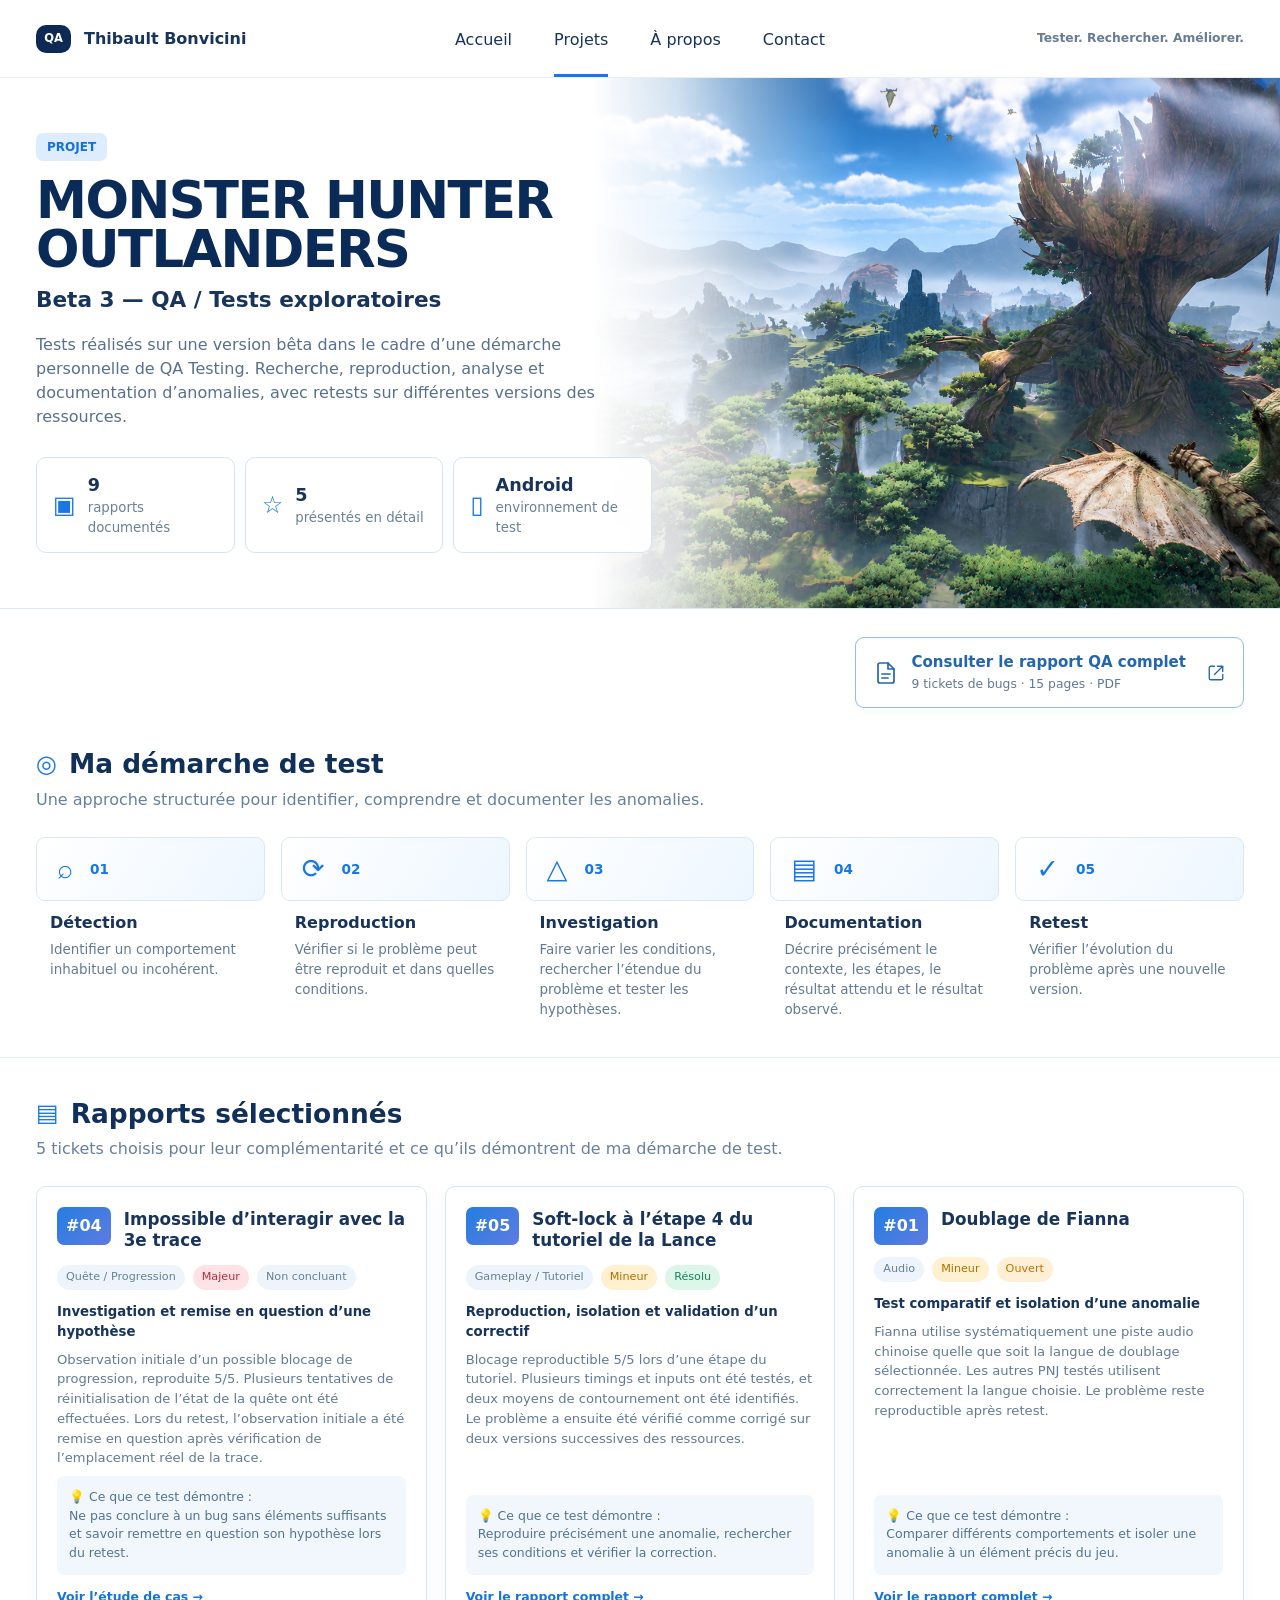
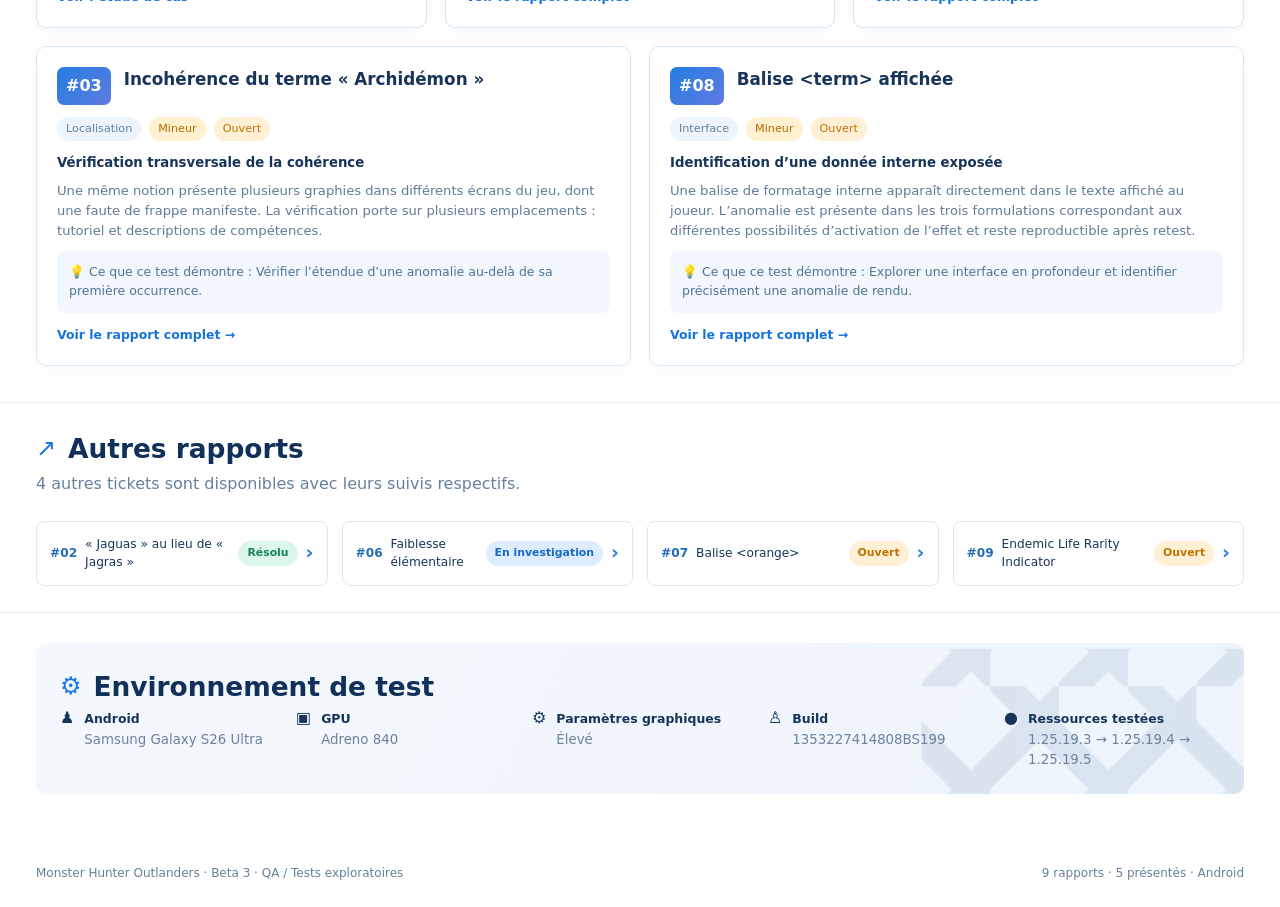
<file: projets/outlanders.html>
<!DOCTYPE html>
<html lang="fr"><head><meta charset="UTF-8"><meta name="viewport" content="width=device-width,initial-scale=1">
<title>Monster Hunter Outlanders — QA | Thibault Bonvicini</title>
<style>
:root{--navy:#0d2a55;--blue:#1976e9;--muted:#61738e;--line:#d8e7f6;--pale:#f3f8fe;--max:1540px}*{box-sizing:border-box}body{margin:0;font-family:Inter,ui-sans-serif,system-ui,-apple-system,"Segoe UI",sans-serif;color:#18345b;background:#fff;line-height:1.5}a{text-decoration:none;color:inherit}.wrap{width:min(calc(100% - 72px),var(--max));margin:auto}
.topbar{height:78px;border-bottom:1px solid #e8eef7;background:rgba(255,255,255,.97);position:sticky;top:0;z-index:10}.topbar .wrap{height:100%;display:grid;grid-template-columns:1fr auto 1fr;align-items:center}.brand{display:flex;align-items:center;gap:13px;font-weight:850}.logo{width:35px;height:28px;border-radius:10px;background:var(--navy);display:grid;place-items:center;color:#fff;font-size:.72rem}.nav{display:flex;gap:42px}.nav a{padding:27px 0 24px;position:relative}.nav .active:after{content:"";position:absolute;bottom:-1px;left:0;right:0;height:3px;background:var(--blue)}.motto{text-align:right;font-size:.77rem;font-weight:700;color:#687b96}
.hero{border-bottom:1px solid var(--line);overflow:hidden}.hero .wrap{min-height:475px;position:relative;display:flex;align-items:center}.hero-copy{width:51%;z-index:2;padding:55px 0}.badge{display:inline-block;background:#ddecff;color:#1370dc;border-radius:7px;padding:5px 11px;font-size:.75rem;font-weight:900}.hero h1{font-size:clamp(2.8rem,4vw,4.8rem);line-height:.96;margin:15px 0 10px;color:#0a2b57;text-transform:uppercase;letter-spacing:-.03em}.hero h2{font-size:1.35rem;margin:0 0 14px}.hero p{max-width:670px;color:#58708e;font-size:1rem}.hero-art{position:absolute;right:-4%;top:0;width:58%;height:100%;background:linear-gradient(90deg,#fff 0%,rgba(255,255,255,.82) 12%,transparent 38%),linear-gradient(0deg,rgba(5,31,57,.12),transparent 45%),url('../assets/images/outlanders-banniere.png') center/cover no-repeat}.facts{display:grid;grid-template-columns:repeat(3,1fr);gap:10px;max-width:700px;margin-top:28px}.fact{background:rgba(255,255,255,.95);border:1px solid #d3e4f5;border-radius:10px;padding:14px 16px;display:flex;gap:12px;align-items:center}.fact b{font-size:1.1rem}.fact small{display:block;color:#6b809a}.fi{font-size:1.5rem;color:#1677e5}
section{border-bottom:1px solid #e4edf7}.section{padding:36px 0}.title{display:flex;align-items:center;gap:12px}.title h2{margin:0;color:#102f59;font-size:1.65rem}.intro{margin:4px 0 25px;color:#66809d}
.flow{display:grid;grid-template-columns:repeat(5,1fr);gap:16px}.flow-card{position:relative}.flow-top{height:64px;border:1px solid #d9e8f7;background:linear-gradient(120deg,#fff,#edf6ff);border-radius:9px;display:flex;align-items:center;gap:17px;padding:0 20px;color:#1677e5}.flow-top b{font-size:.85rem}.flow-card h3{margin:10px 14px 5px;font-size:1rem}.flow-card p{margin:0 14px;color:#627a97;font-size:.84rem}.flow-icon{font-size:1.7rem}
.reports{background:#fff}.report-grid{display:grid;grid-template-columns:repeat(6,1fr);gap:18px}.ticket{grid-column:span 2;border:1px solid #d8e7f6;border-radius:10px;padding:20px;background:#fff;box-shadow:0 5px 18px rgba(25,69,115,.035);display:flex;flex-direction:column;min-height:320px}.ticket.wide{grid-column:span 3}.ticket-head{display:flex;gap:13px;align-items:flex-start}.num{background:linear-gradient(135deg,#247de2,#5f7be0);color:#fff;border-radius:7px;padding:7px 9px;font-weight:900}.ticket h3{font-size:1.05rem;line-height:1.25;margin:2px 0}.tags{display:flex;gap:8px;flex-wrap:wrap;margin:12px 0}.tag{padding:4px 9px;border-radius:999px;background:#edf4fb;color:#64809c;font-size:.7rem}.minor{background:#fff1cf;color:#b06d00}.major{background:#ffe2e5;color:#b72b3a}.open{background:#fff0d5;color:#c27200}.resolved{background:#dcf6e9;color:#16845b}.ticket strong{font-size:.83rem}.ticket p{color:#627a97;font-size:.82rem;margin:8px 0}.lesson{background:#f1f7fd;border-radius:7px;padding:12px;margin-top:auto;color:#527393;font-size:.78rem}.ticket-link{margin-top:13px;color:#1474dd;font-weight:800;font-size:.78rem}
.other{padding:26px 0}.other-grid{display:grid;grid-template-columns:repeat(4,1fr);gap:14px}.other-item{border:1px solid #dce8f4;border-radius:8px;padding:13px;background:#fff;font-size:.76rem;display:flex;gap:8px;align-items:center}.other-item b{color:#236bb9}.other-name{min-width:0}.other-status{margin-left:auto;white-space:nowrap;padding:4px 9px;border-radius:999px;font-size:.68rem;font-weight:800}.other-status.resolved{background:#dcf6e9;color:#16845b}.other-status.investigating{background:#ddecff;color:#1769c6}.other-status.open{background:#fff0d5;color:#c27200}.other-arrow{color:#2380df;font-size:1.2rem;font-weight:900}.env{margin:30px auto 45px;background:linear-gradient(120deg,#f4f8fd,#edf4fb);border-radius:10px;padding:24px;position:relative;overflow:hidden}.env:after{content:"";position:absolute;right:-15px;bottom:-18px;width:300px;height:145px;opacity:.14;background:linear-gradient(135deg,transparent 48%,#5e86ae 49% 62%,transparent 63%) 0 30px/110px 110px,linear-gradient(45deg,transparent 48%,#5e86ae 49% 62%,transparent 63%) 55px 30px/110px 110px;transform:scale(1.25)}.env>.title,.env-grid{position:relative;z-index:1}.env-grid{display:grid;grid-template-columns:repeat(5,1fr);gap:20px}.env-item{display:flex;gap:10px}.env-item b{font-size:.78rem}.env-item small{display:block;color:#6c829d}
footer{padding:25px 0;color:#66809a;font-size:.75rem}.foot{display:flex;justify-content:space-between}
@media(max-width:900px){.nav{display:none}.topbar .wrap{grid-template-columns:1fr auto}.hero .wrap{min-height:auto}.hero-copy{width:100%;padding:48px 0}.hero-art{opacity:.18;width:100%}.facts{grid-template-columns:1fr}.flow{grid-template-columns:1fr 1fr}.report-grid{grid-template-columns:1fr}.ticket,.ticket.wide{grid-column:auto}.other-grid,.env-grid{grid-template-columns:1fr 1fr}}@media(max-width:560px){.wrap{width:calc(100% - 28px)}.motto{display:none}.flow,.other-grid,.env-grid{grid-template-columns:1fr}.hero h1{font-size:2.6rem}.foot{display:block}.foot span{display:block;margin-top:6px}}
</style><link rel="stylesheet" href="../assets/css/qa-pdf.css"></head><body>
<header class="topbar"><div class="wrap"><a class="brand" href="../index.html"><span class="logo">QA</span>Thibault Bonvicini</a><nav class="nav"><a href="../index.html">Accueil</a><a class="active" href="../index.html#projets">Projets</a><a href="../index.html#apropos">À propos</a><a href="../index.html#contact">Contact</a></nav><div class="motto">Tester. Rechercher. Améliorer.</div></div></header>
<section class="hero"><div class="wrap"><div class="hero-art"></div><div class="hero-copy"><span class="badge">PROJET</span><h1>Monster Hunter<br>Outlanders</h1><h2>Beta 3 — QA / Tests exploratoires</h2><p>Tests réalisés sur une version bêta dans le cadre d’une démarche personnelle de QA Testing. Recherche, reproduction, analyse et documentation d’anomalies, avec retests sur différentes versions des ressources.</p><div class="facts"><div class="fact"><span class="fi">▣</span><div><b>9</b><small>rapports documentés</small></div></div><div class="fact"><span class="fi">☆</span><div><b>5</b><small>présentés en détail</small></div></div><div class="fact"><span class="fi">▯</span><div><b>Android</b><small>environnement de test</small></div></div></div></div></div></section>
<main><div class="wrap qa-pdf-actions qa-pdf-actions-project"><a class="qa-pdf-button" href="../assets/pdf/monster-hunter-outlanders-rapport-qa.pdf" target="_blank" rel="noopener" aria-label="Consulter le rapport QA complet — 9 tickets de bugs, 15 pages, PDF — ouvre un nouvel onglet"><svg aria-hidden="true" viewBox="0 0 24 24" fill="none" stroke="currentColor" stroke-width="1.7" stroke-linecap="round" stroke-linejoin="round"><path d="M14 2H6a2 2 0 0 0-2 2v16a2 2 0 0 0 2 2h12a2 2 0 0 0 2-2V8Z"/><path d="M14 2v6h6M8 13h8M8 17h6"/></svg><span class="qa-pdf-copy"><strong>Consulter le rapport QA complet</strong><small>9 tickets de bugs · 15 pages · PDF</small></span><svg class="qa-pdf-external" aria-hidden="true" viewBox="0 0 24 24" fill="none" stroke="currentColor" stroke-width="1.8" stroke-linecap="round" stroke-linejoin="round"><path d="M14 3h7v7M21 3 10 14M10 3H5a2 2 0 0 0-2 2v14a2 2 0 0 0 2 2h14a2 2 0 0 0 2-2v-5"/></svg></a></div><section><div class="wrap section"><div class="title"><span class="fi">◎</span><h2>Ma démarche de test</h2></div><p class="intro">Une approche structurée pour identifier, comprendre et documenter les anomalies.</p><div class="flow">
<div class="flow-card"><div class="flow-top"><span class="flow-icon">⌕</span><b>01</b></div><h3>Détection</h3><p>Identifier un comportement inhabituel ou incohérent.</p></div>
<div class="flow-card"><div class="flow-top"><span class="flow-icon">⟳</span><b>02</b></div><h3>Reproduction</h3><p>Vérifier si le problème peut être reproduit et dans quelles conditions.</p></div>
<div class="flow-card"><div class="flow-top"><span class="flow-icon">△</span><b>03</b></div><h3>Investigation</h3><p>Faire varier les conditions, rechercher l’étendue du problème et tester les hypothèses.</p></div>
<div class="flow-card"><div class="flow-top"><span class="flow-icon">▤</span><b>04</b></div><h3>Documentation</h3><p>Décrire précisément le contexte, les étapes, le résultat attendu et le résultat observé.</p></div>
<div class="flow-card"><div class="flow-top"><span class="flow-icon">✓</span><b>05</b></div><h3>Retest</h3><p>Vérifier l’évolution du problème après une nouvelle version.</p></div></div></div></section>
<section class="reports"><div class="wrap section"><div class="title"><span class="fi">▤</span><h2>Rapports sélectionnés</h2></div><p class="intro">5 tickets choisis pour leur complémentarité et ce qu’ils démontrent de ma démarche de test.</p><div class="report-grid">
<article class="ticket"><div class="ticket-head"><span class="num">#04</span><h3>Impossible d’interagir avec la 3e trace</h3></div><div class="tags"><span class="tag">Quête / Progression</span><span class="tag major">Majeur</span><span class="tag">Non concluant</span></div><strong>Investigation et remise en question d’une hypothèse</strong><p>Observation initiale d’un possible blocage de progression, reproduite 5/5. Plusieurs tentatives de réinitialisation de l’état de la quête ont été effectuées. Lors du retest, l’observation initiale a été remise en question après vérification de l’emplacement réel de la trace.</p><div class="lesson">💡 Ce que ce test démontre :<br>Ne pas conclure à un bug sans éléments suffisants et savoir remettre en question son hypothèse lors du retest.</div><a class="ticket-link" href="tickets/ticket-04.html">Voir l’étude de cas →</a></article>
<article class="ticket"><div class="ticket-head"><span class="num">#05</span><h3>Soft-lock à l’étape 4 du tutoriel de la Lance</h3></div><div class="tags"><span class="tag">Gameplay / Tutoriel</span><span class="tag minor">Mineur</span><span class="tag resolved">Résolu</span></div><strong>Reproduction, isolation et validation d’un correctif</strong><p>Blocage reproductible 5/5 lors d’une étape du tutoriel. Plusieurs timings et inputs ont été testés, et deux moyens de contournement ont été identifiés. Le problème a ensuite été vérifié comme corrigé sur deux versions successives des ressources.</p><div class="lesson">💡 Ce que ce test démontre :<br>Reproduire précisément une anomalie, rechercher ses conditions et vérifier la correction.</div><a class="ticket-link" href="tickets/ticket-05.html">Voir le rapport complet →</a></article>
<article class="ticket"><div class="ticket-head"><span class="num">#01</span><h3>Doublage de Fianna</h3></div><div class="tags"><span class="tag">Audio</span><span class="tag minor">Mineur</span><span class="tag open">Ouvert</span></div><strong>Test comparatif et isolation d’une anomalie</strong><p>Fianna utilise systématiquement une piste audio chinoise quelle que soit la langue de doublage sélectionnée. Les autres PNJ testés utilisent correctement la langue choisie. Le problème reste reproductible après retest.</p><div class="lesson">💡 Ce que ce test démontre :<br>Comparer différents comportements et isoler une anomalie à un élément précis du jeu.</div><a class="ticket-link" href="tickets/ticket-01.html">Voir le rapport complet →</a></article>
<article class="ticket wide"><div class="ticket-head"><span class="num">#03</span><h3>Incohérence du terme « Archidémon »</h3></div><div class="tags"><span class="tag">Localisation</span><span class="tag minor">Mineur</span><span class="tag open">Ouvert</span></div><strong>Vérification transversale de la cohérence</strong><p>Une même notion présente plusieurs graphies dans différents écrans du jeu, dont une faute de frappe manifeste. La vérification porte sur plusieurs emplacements : tutoriel et descriptions de compétences.</p><div class="lesson">💡 Ce que ce test démontre : Vérifier l’étendue d’une anomalie au-delà de sa première occurrence.</div><a class="ticket-link" href="tickets/ticket-03.html">Voir le rapport complet →</a></article>
<article class="ticket wide"><div class="ticket-head"><span class="num">#08</span><h3>Balise &lt;term&gt; affichée</h3></div><div class="tags"><span class="tag">Interface</span><span class="tag minor">Mineur</span><span class="tag open">Ouvert</span></div><strong>Identification d’une donnée interne exposée</strong><p>Une balise de formatage interne apparaît directement dans le texte affiché au joueur. L’anomalie est présente dans les trois formulations correspondant aux différentes possibilités d’activation de l’effet et reste reproductible après retest.</p><div class="lesson">💡 Ce que ce test démontre : Explorer une interface en profondeur et identifier précisément une anomalie de rendu.</div><a class="ticket-link" href="tickets/ticket-08.html">Voir le rapport complet →</a></article>
</div></div></section>
<section class="other"><div class="wrap"><div class="title"><span class="fi">↗</span><h2>Autres rapports</h2></div><p class="intro">4 autres tickets sont disponibles avec leurs suivis respectifs.</p><div class="other-grid"><div class="other-item"><b>#02</b><span class="other-name">« Jaguas » au lieu de « Jagras »</span><span class="other-status resolved">Résolu</span><span class="other-arrow">›</span></div><div class="other-item"><b>#06</b><span class="other-name">Faiblesse élémentaire</span><span class="other-status investigating">En investigation</span><span class="other-arrow">›</span></div><div class="other-item"><b>#07</b><span class="other-name">Balise &lt;orange&gt;</span><span class="other-status open">Ouvert</span><span class="other-arrow">›</span></div><div class="other-item"><b>#09</b><span class="other-name">Endemic Life Rarity Indicator</span><span class="other-status open">Ouvert</span><span class="other-arrow">›</span></div></div></div></section>
<div class="wrap env"><div class="title"><span class="fi">⚙</span><h2>Environnement de test</h2></div><div class="env-grid"><div class="env-item"><span>♟</span><div><b>Android</b><small>Samsung Galaxy S26 Ultra</small></div></div><div class="env-item"><span>▣</span><div><b>GPU</b><small>Adreno 840</small></div></div><div class="env-item"><span>⚙</span><div><b>Paramètres graphiques</b><small>Élevé</small></div></div><div class="env-item"><span>♙</span><div><b>Build</b><small>1353227414808BS199</small></div></div><div class="env-item"><span>●</span><div><b>Ressources testées</b><small>1.25.19.3 → 1.25.19.4 → 1.25.19.5</small></div></div></div></div></main>
<footer><div class="wrap foot"><span>Monster Hunter Outlanders · Beta 3 · QA / Tests exploratoires</span><span>9 rapports · 5 présentés · Android</span></div></footer>
</body></html>
</file>
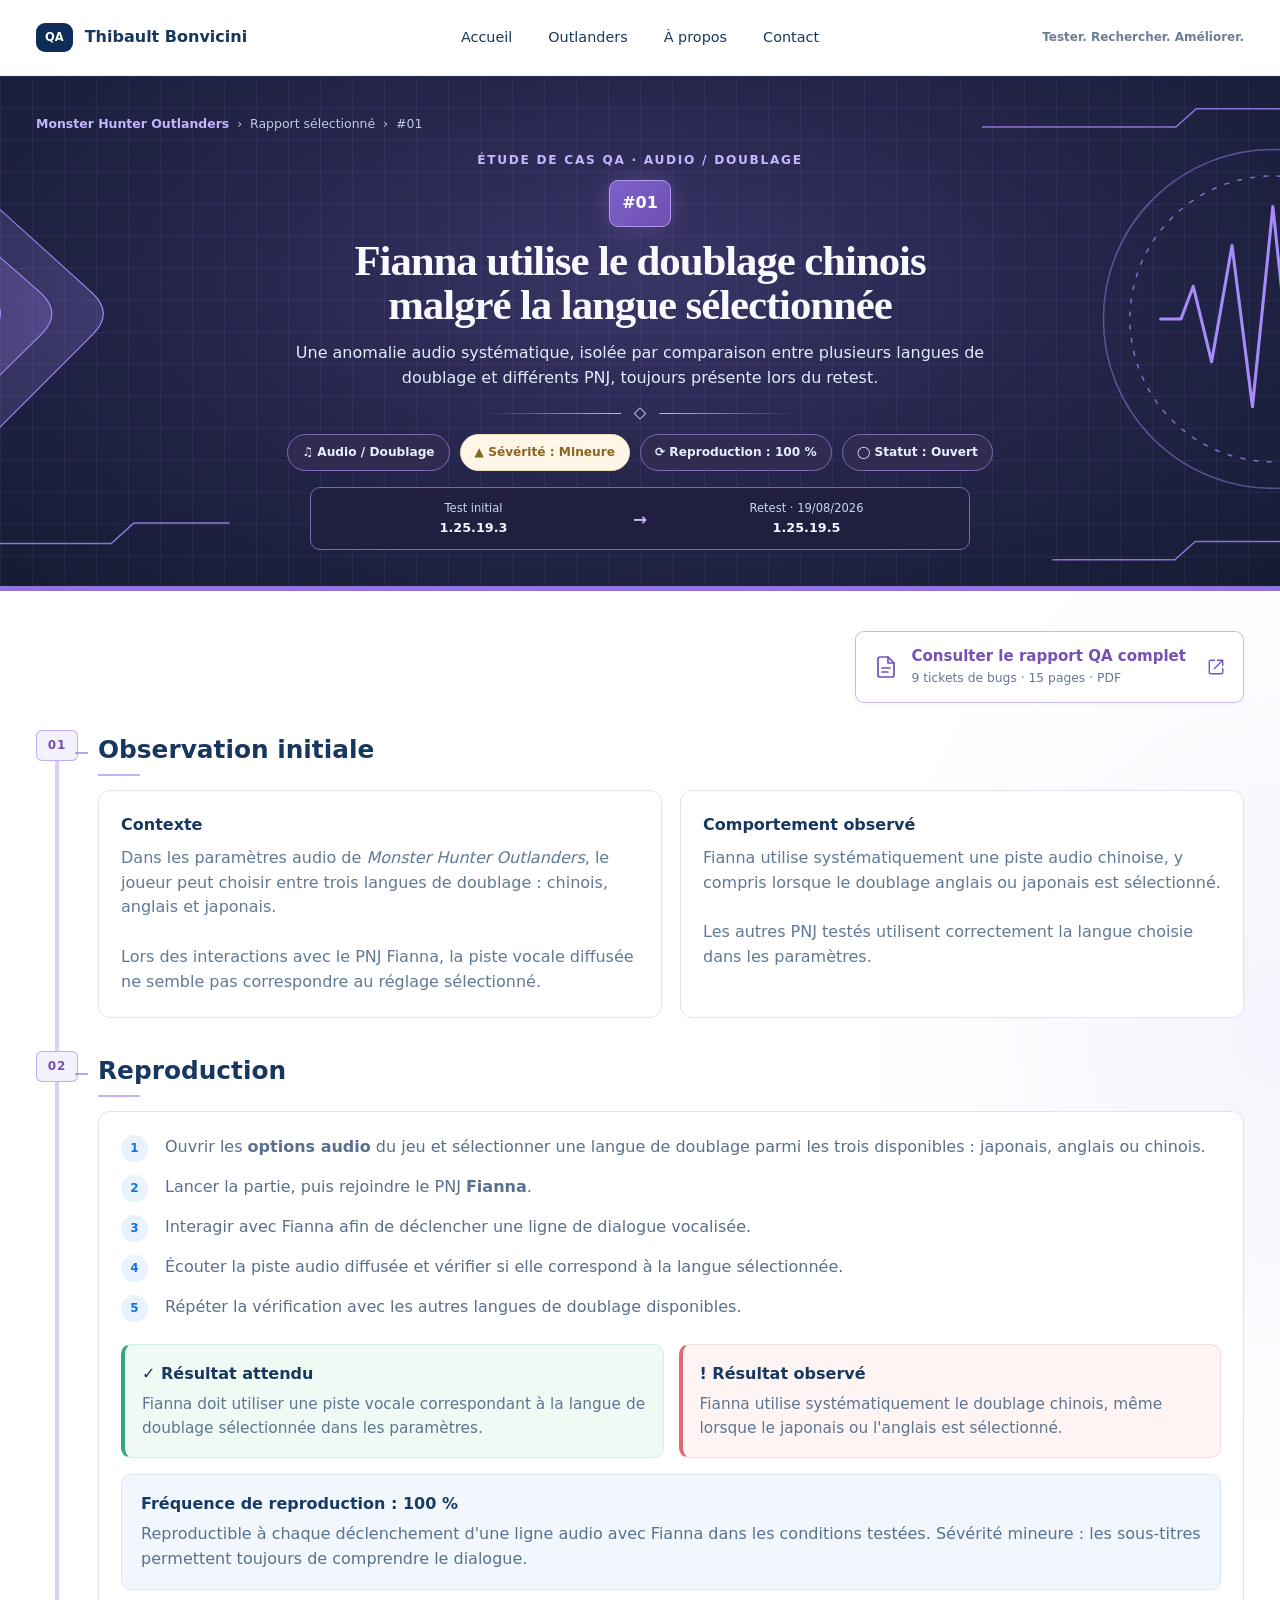
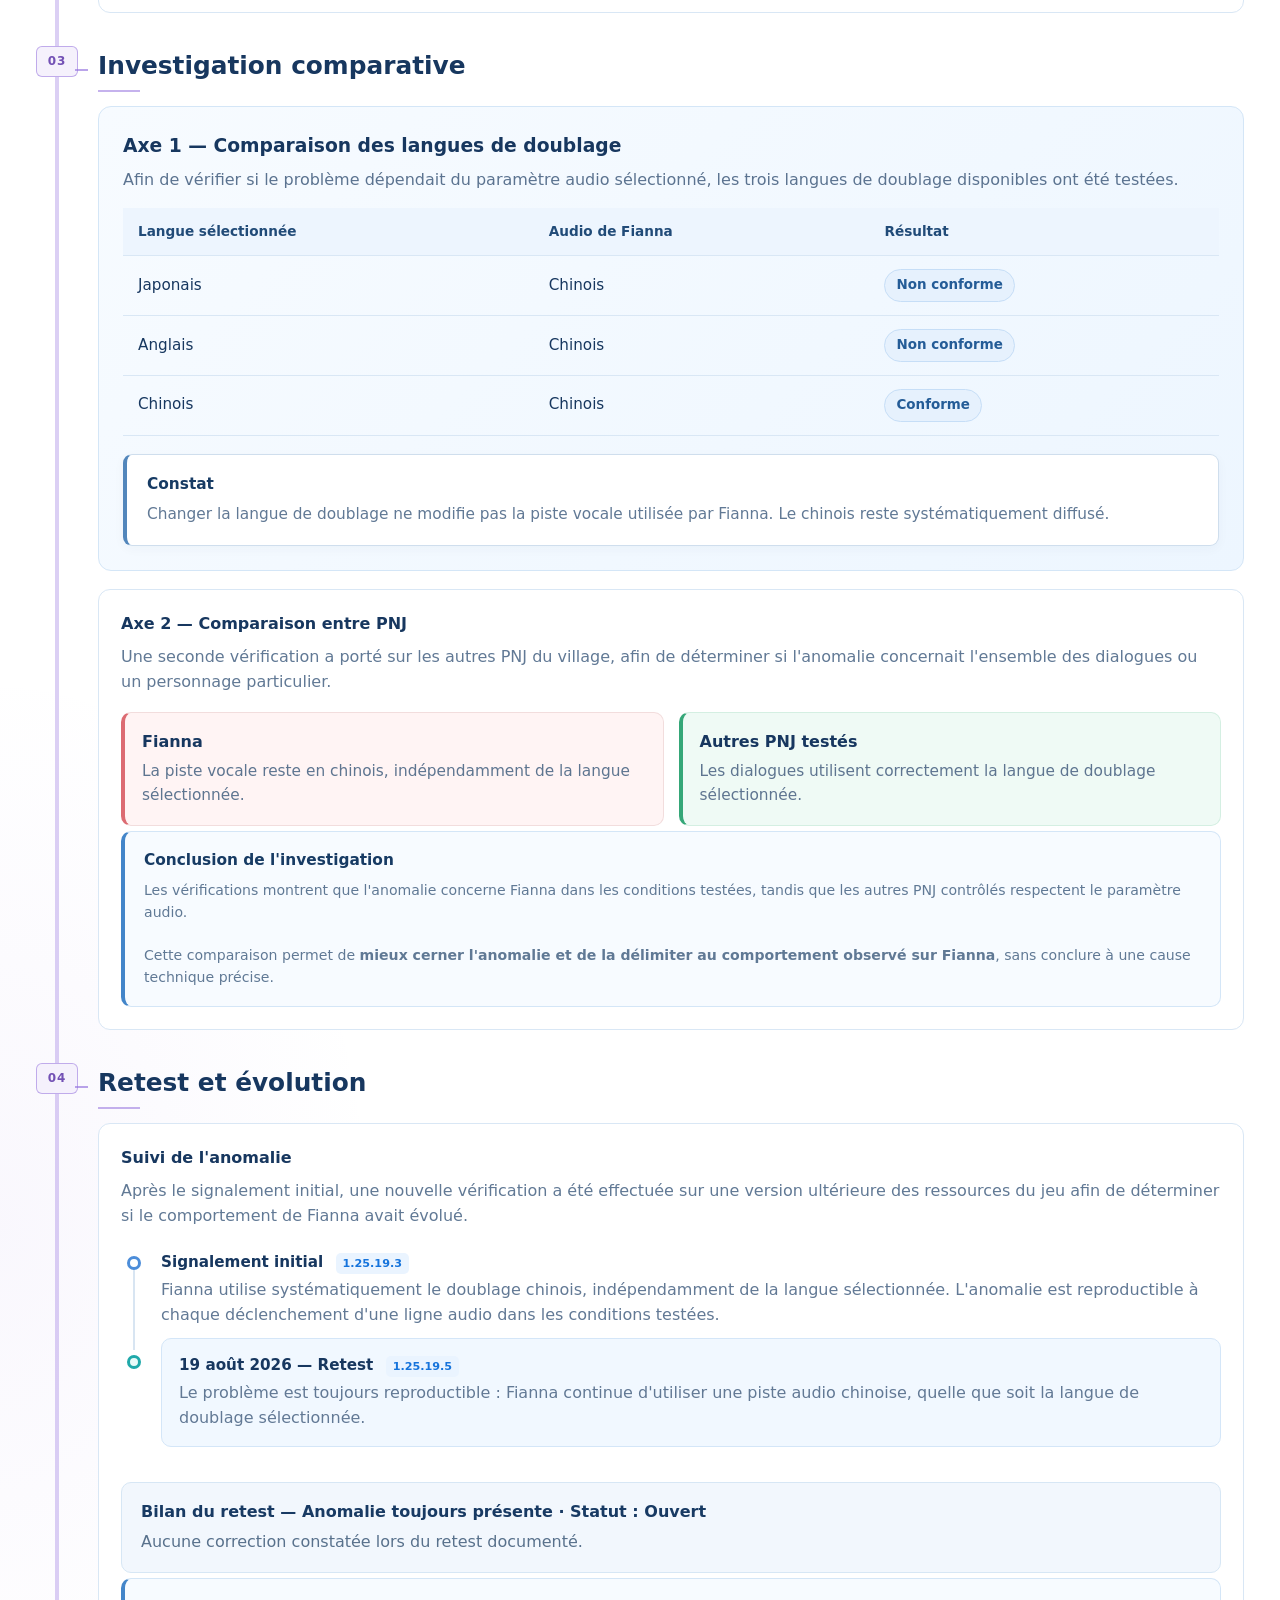
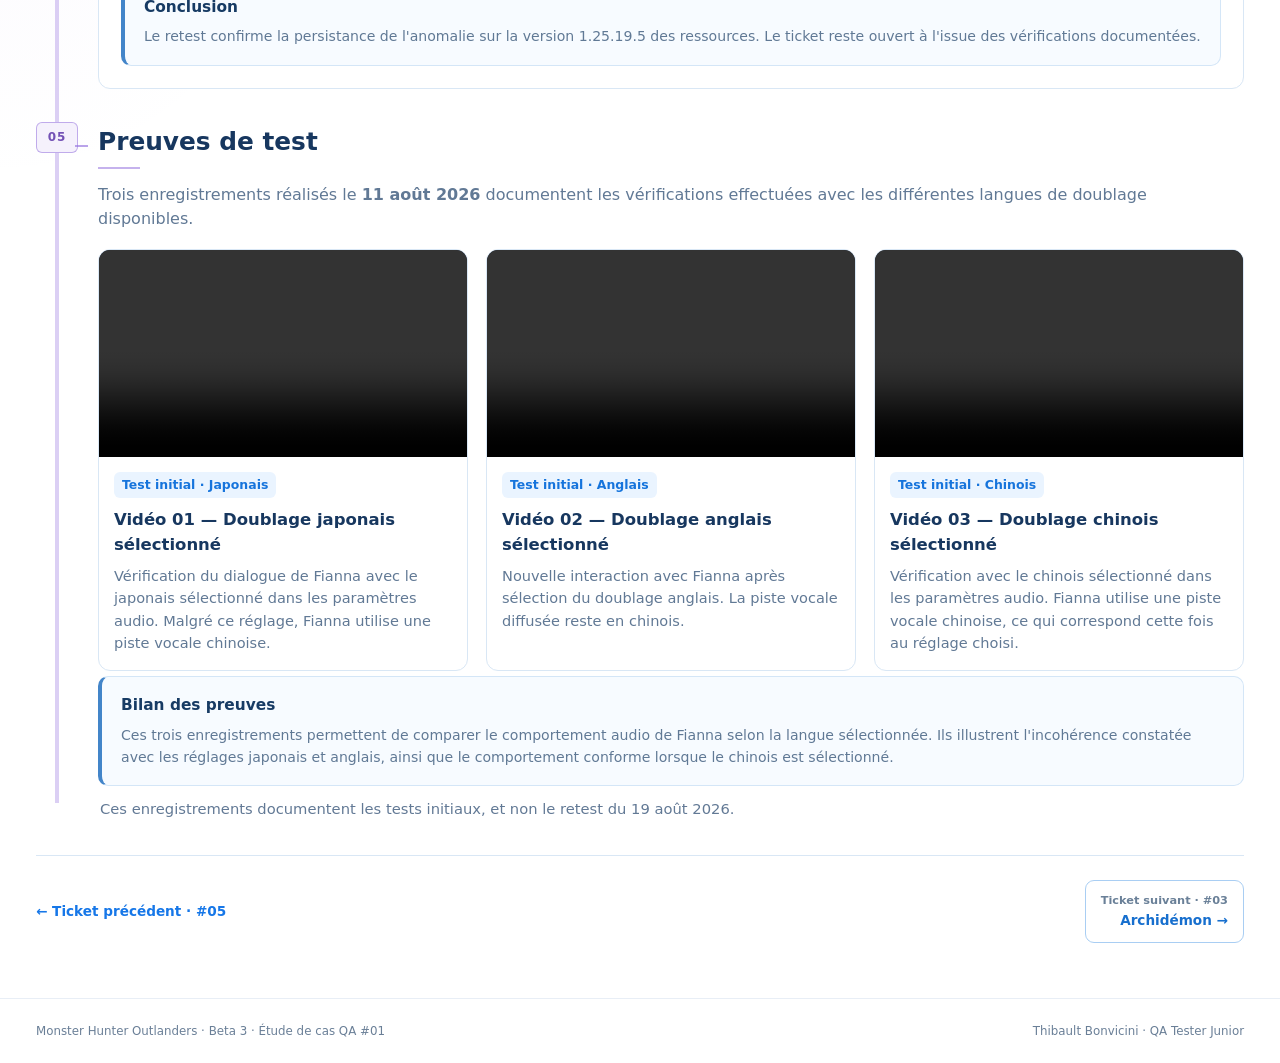
<file: projets/tickets/ticket-01.html>
<!doctype html><html lang="fr"><head><meta charset="utf-8"><meta name="viewport" content="width=device-width,initial-scale=1"><title>Ticket #01 — Monster Hunter Outlanders | Thibault Bonvicini</title><style>
:root{--navy:#0d2d58;--blue:#1677e8;--text:#17375f;--muted:#617995;--line:#d9e7f5;--pale:#f2f7fd;--green:#23875e;--red:#b13b48;--max:1420px}*{box-sizing:border-box}body{margin:0;font-family:Inter,ui-sans-serif,system-ui,-apple-system,"Segoe UI",sans-serif;color:var(--text);background:#fff;line-height:1.55}a{text-decoration:none;color:inherit}.wrap{width:min(calc(100% - 72px),var(--max));margin:auto}.top{height:76px;border-bottom:1px solid #e7eef7;background:rgba(255,255,255,.97);position:sticky;top:0;z-index:20}.top .wrap{height:100%;display:grid;grid-template-columns:1fr auto 1fr;align-items:center}.brand{font-weight:850;display:flex;align-items:center;gap:12px}.mark{background:var(--navy);color:#fff;border-radius:9px;padding:6px 9px;font-size:.72rem}.nav{display:flex;gap:36px;font-size:.9rem}.motto{text-align:right;font-size:.75rem;color:#6c7e95;font-weight:700}
.hero{position:relative;overflow:hidden;background:linear-gradient(90deg,#edf5fc,#fff 39%,#fff 61%,#edf5fc);border-bottom:1px solid var(--line)}.hero:before,.hero:after{content:"";position:absolute;top:0;bottom:0;width:45%;pointer-events:none;background:radial-gradient(ellipse at 30% 55%,rgba(40,130,220,.14),transparent 65%)}.hero:before{left:0}.hero:after{right:0;transform:scaleX(-1)}@media(max-width:850px){.hero:before,.hero:after{opacity:.45;width:50%}}.hero .wrap{position:relative;z-index:2}.hero .wrap{padding:38px 0 0;text-align:center}.crumb{font-size:.78rem;color:#67809d;margin-bottom:18px;text-align:left}.crumb a{color:var(--blue);font-weight:750}.eyebrow{font-size:.76rem;font-weight:900;letter-spacing:.08em;color:#5e7896;text-transform:uppercase}.titleline{display:flex;flex-direction:column;gap:12px;align-items:center;margin:10px 0}.num{background:linear-gradient(135deg,#237ee4,#657de2);color:#fff;border-radius:9px;padding:10px 12px;font-weight:900}.hero h1{font-family:Georgia,"Times New Roman",serif;font-size:clamp(2rem,3.35vw,3.15rem);line-height:1.03;margin:0;color:#0b2b56;letter-spacing:-.025em;font-weight:800}.lead{max-width:760px;color:#5e7692;font-size:1rem;margin:14px auto 15px}.hero-divider{width:310px;height:15px;margin:0 auto 13px;position:relative}.hero-divider:before,.hero-divider:after{content:"";position:absolute;top:7px;width:44%;height:1px;background:linear-gradient(90deg,transparent,#b8cde2)}.hero-divider:before{left:0}.hero-divider:after{right:0;transform:scaleX(-1)}.hero-divider span{position:absolute;left:50%;top:3px;width:9px;height:9px;border:1px solid #9fc1e1;transform:translateX(-50%) rotate(45deg);background:#fff}.chips{display:flex;gap:10px;flex-wrap:wrap;justify-content:center}.chip{border:1px solid var(--line);background:rgba(255,255,255,.92);border-radius:999px;padding:8px 14px;font-size:.76rem;font-weight:750}.chip.major{background:#ffe7e9;color:var(--red);border-color:#ffd8dc}.chip.status{background:#eef3f9;color:#5c718b}.version-rail{width:min(660px,94%);margin:16px auto 14px;display:grid;grid-template-columns:minmax(0,1fr) 32px minmax(0,1fr) 32px minmax(0,1.25fr);align-items:center;justify-items:center;gap:4px;border:1px solid #d6e4f2;border-radius:10px;background:rgba(255,255,255,.92);padding:12px 16px;font-size:.72rem;text-align:center}.version-rail>span:not(.version-arrow){width:100%;min-width:0}.version-rail b{display:block;color:#0f315b;font-size:.8rem}.version-arrow{text-align:center;color:#1677e8;font-size:1.05rem;font-weight:900}
main{padding:40px 0 55px}.section{margin-bottom:34px;position:relative;padding-left:62px}.section-head{display:flex;align-items:center;gap:11px;margin-bottom:14px}.section:before{content:"";position:absolute;left:20px;top:12px;bottom:-35px;width:2px;background:#d9e9f8}.section:last-of-type:before{bottom:18px}.section-head .step{position:absolute;left:0;top:-1px;width:42px;height:31px;border:1px solid #9bc8f4;border-radius:6px;background:#e7f3ff;display:grid;place-items:center}.step{color:var(--blue);font-size:.75rem;font-weight:900;letter-spacing:.08em}.section-head:after{content:"";position:absolute;left:39px;width:13px;height:2px;background:#7eb9ee}.section h2{margin:0;font-size:1.55rem}.grid2{display:grid;grid-template-columns:1fr 1fr;gap:18px}.card{border:1px solid var(--line);border-radius:12px;padding:22px;background:#fff}.card h3{margin:0 0 8px;font-size:1rem}.card h3.with-icon{display:flex;align-items:center;gap:9px}.card h3.with-icon svg{width:19px;height:19px;flex:none;color:var(--blue)}.card p{margin:0;color:var(--muted);font-size:1rem}.compare{display:grid;grid-template-columns:1fr 1fr;gap:15px}.expected,.observed{border-radius:10px;padding:17px}.expected{background:#effaf5;border:1px solid #d4efe2;border-left:4px solid #35a778}.observed{background:#fff4f4;border:1px solid #f2dddd;border-left:4px solid #dc6b72}.compare b{display:block;margin-bottom:6px}.compare p{font-size:.96rem;color:#5e7590;margin:0}
.repro{counter-reset:item;margin:0;padding:0;list-style:none;display:grid;gap:10px}.repro li{display:grid;grid-template-columns:34px 1fr;align-items:start;color:#58708d;font-size:1rem}.repro li:before{counter-increment:item;content:counter(item);width:27px;height:27px;border-radius:50%;display:grid;place-items:center;background:#e8f3ff;color:#1474df;font-weight:900;font-size:.75rem}
.invest{background:linear-gradient(135deg,#f7fbff,#edf6ff);border:1px solid #d4e6f7;border-radius:13px;padding:24px}.attempts{display:grid;grid-template-columns:repeat(4,1fr);gap:12px;margin-top:17px}.attempt{background:#fff;border:1px solid #dbe8f5;border-radius:9px;padding:15px;font-size:.94rem;color:#5c7490}.attempt b{display:block;color:#183a63;margin-bottom:5px}.result{margin-top:18px;padding:18px 20px;background:#fff;border:1px solid #cfdeed;border-left:4px solid #5286bb;border-radius:9px;color:#60758d;font-size:.98rem;box-shadow:0 3px 12px rgba(24,58,99,.035)}.result-head{display:flex;align-items:center;gap:9px;margin-bottom:7px;color:#173b64;font-weight:800;font-size:.96rem}.result-head svg{width:19px;height:19px;color:#347cc2;flex:none}.result-strong{display:block;color:#183a63;font-size:.94rem;font-weight:800;margin-bottom:4px}.result-note{margin:0;color:#617995;font-size:.96rem}
.timeline{display:grid;grid-template-columns:26px minmax(0,1fr);column-gap:14px}.rail{display:flex;flex-direction:column;align-items:center}.dot{width:14px;height:14px;border:3px solid #4c8dd9;background:#fff;border-radius:50%;margin-top:5px}.rail.retest .dot{border-color:#20a9aa;background:#e9fbf9}.rail.final .dot{border-color:#91a2b6;background:#f1f4f8}.line{width:2px;background:#d8e5f2;flex:1}.event{padding:0 0 22px}.event.retest{background:#f1f8ff;border:1px solid #d4e6f8;border-radius:10px;padding:15px 17px;margin:-12px 0 19px}.event h3{margin:0 0 4px;font-size:.95rem}.event p{margin:0;color:#627995;font-size:1rem}.diagnosis{margin-top:5px;padding:17px 19px;background:#f7fbff;border:1px solid #d4e6f7;border-left:4px solid #4385c9;border-radius:10px}.diagnosis-title{display:flex;align-items:center;gap:9px;font-size:.96rem;font-weight:850;color:#173b64;margin-bottom:7px}.diagnosis-title svg{width:19px;height:19px;flex:none;color:#317fc7}.diagnosis p{margin:0;color:#607995;font-size:.88rem}.version{display:inline-block;color:#1674dc;background:#eaf4ff;border-radius:5px;padding:2px 7px;font-size:.7rem;font-weight:800;margin-left:7px}
.proofs{display:grid;gap:20px}.proof-gallery{display:grid;grid-template-columns:repeat(2,minmax(0,1fr));gap:18px}.proof-card{border:1px solid var(--line);background:#fff;border-radius:12px;overflow:hidden}.proof-card video,.proof-card img{display:block;width:100%;aspect-ratio:16/9;object-fit:contain;background:#10223b}.proof-caption{padding:17px 19px}.proof-caption h3{font-size:1.03rem;margin:0 0 7px;color:#17375f}.proof-caption p{font-size:.98rem;color:#617995;margin:0}.proof-tag{display:inline-block;background:#eaf4ff;color:#1674dc;border-radius:6px;padding:3px 8px;font-size:.78rem;font-weight:800;margin-bottom:9px}.proof-card.retest-proof{width:75%;max-width:100%;margin-inline:auto}.proof-card.retest-proof img{object-fit:contain;background:#f0f6fc}.proof-note{font-size:.92rem;color:#627995;margin:0;padding:0 2px}@media(max-width:760px){.proof-gallery{grid-template-columns:1fr}.proof-card.retest-proof{width:100%}}.bottomnav{border-top:1px solid var(--line);padding-top:24px;display:flex;justify-content:space-between;align-items:center;font-size:.85rem}.next{border:1px solid #a9cef3;border-radius:9px;padding:11px 15px;color:#176fce;font-weight:800;text-align:right}.next small{display:block;color:#6a8098;font-weight:600}.back{color:var(--blue);font-weight:800}.pdf{border:1px solid #cfe0f1;border-radius:8px;padding:10px 14px;font-weight:750}
footer{border-top:1px solid #e8eef6;padding:23px 0;color:#6a7f97;font-size:.74rem}.foot{display:flex;justify-content:space-between}
@media(max-width:850px){.nav{display:none}.top .wrap{grid-template-columns:1fr auto}.motto{display:none}.grid2,.compare,.proofs{grid-template-columns:1fr}.attempts{grid-template-columns:1fr 1fr}.proof-gallery{grid-template-columns:1fr 1fr}}@media(max-width:560px){.wrap{width:calc(100% - 28px)}.attempts,.proof-gallery{grid-template-columns:1fr}.hero .wrap{padding-top:28px}.hero h1{font-family:Georgia,"Times New Roman",serif}.version-rail{grid-template-columns:minmax(0,1fr) 18px minmax(0,1fr) 18px minmax(0,1.3fr);gap:2px;padding:10px 6px;font-size:.64rem}.version-rail b{font-size:.72rem}.hero-divider{width:220px}.section{padding-left:48px}.section:before{left:17px}.section-head .step{width:35px}.section-head:after{left:33px;width:10px}.bottomnav,.foot{display:block}.next{display:block;margin-top:12px}.foot span{display:block;margin-top:5px}}
.attempts.three{grid-template-columns:repeat(3,minmax(0,1fr))}.workaround-grid{display:grid;grid-template-columns:repeat(2,minmax(0,1fr));gap:18px}.workaround{border:1px solid var(--line);border-radius:12px;padding:22px;background:#fff}.workaround h3{margin:0 0 9px;font-size:1.06rem}.workaround p{margin:0 0 15px;color:var(--muted)}.workaround .consequence{border-top:1px solid var(--line);padding-top:12px;color:#526f8e;font-size:.94rem}.workaround .consequence b{display:block;color:#17375f;margin-bottom:4px}.note-box{background:#f2f7fd;border:1px solid #d7e7f5;border-radius:10px;padding:17px 19px;margin-top:16px;color:#58718c}.note-box b{display:block;color:#183a63;margin-bottom:5px}.proof-placeholder{width:100%;aspect-ratio:16/9;background:linear-gradient(135deg,#122b4b,#254e7c);display:flex;flex-direction:column;align-items:center;justify-content:center;gap:8px;color:#d9eaff;text-align:center;padding:20px}.proof-placeholder strong{font-size:1.05rem}.proof-placeholder small{font-size:.85rem;color:#a9c9e7}.chip.minor{background:#fff6e7;border-color:#f1dfb7;color:#886522}.chip.resolved{background:#eaf8f1;border-color:#c9ead9;color:#20734f}@media(max-width:850px){.workaround-grid{grid-template-columns:1fr}}@media(max-width:560px){.attempts.three{grid-template-columns:1fr}} .language-table{width:100%;border-collapse:collapse;margin-top:15px}.language-table th,.language-table td{padding:13px 15px;text-align:left;border-bottom:1px solid var(--line)}.language-table th{background:#edf5fe;color:#214b78;font-size:.85rem}.language-table td{font-size:.95rem}.language-table .ok{color:#20734f;font-weight:800}.language-table .fail{color:#b13b48;font-weight:800}.proof-gallery.three{grid-template-columns:repeat(3,minmax(0,1fr))}.proof-gallery.three .proof-caption{padding:15px}.proof-gallery.three .proof-caption p{font-size:.91rem}@media(max-width:1050px){.proof-gallery.three{grid-template-columns:1fr 1fr}}@media(max-width:650px){.proof-gallery.three{grid-template-columns:1fr}}  .repro li{display:list-item;position:relative;padding-left:44px;min-height:30px;line-height:1.6}.repro li:before{position:absolute;left:0;top:1px}.language-table .ok,.language-table .fail{color:#526b85;font-weight:650}.language-table .ok{color:#426c66}.language-table .fail{color:#67798e} .language-table td .status-pill{display:inline-block;padding:5px 11px;border-radius:999px;background:#e6f1fd;border:1px solid #c6def7;color:#245c97;font-size:.84rem;font-weight:750;white-space:nowrap}.language-table .ok,.language-table .fail{color:inherit;font-weight:normal}</style><link rel="stylesheet" href="../../assets/css/qa-banners.css"><link rel="stylesheet" href="../../assets/css/qa-report.css"><link rel="stylesheet" href="../../assets/css/qa-pdf.css"></head><body>
<header class="top"><div class="wrap"><a class="brand" href="../../index.html"><span class="mark">QA</span>Thibault Bonvicini</a><nav class="nav"><a href="../../index.html">Accueil</a><a href="../outlanders.html">Outlanders</a><a href="../../index.html#apropos">À propos</a><a href="../../index.html#contact">Contact</a></nav><div class="motto">Tester. Rechercher. Améliorer.</div></div></header>
<section class="hero qa-banner qa-01"><svg class="hero-art" aria-hidden="true" viewBox="0 0 1440 500" preserveAspectRatio="xMidYMid slice" xmlns="http://www.w3.org/2000/svg"><defs><linearGradient id="chev" x1="0" x2="1" y1="0" y2="0"><stop stop-color="#a78bfa" stop-opacity="0"/><stop offset="1" stop-color="#a78bfa" stop-opacity=".22"/></linearGradient><linearGradient id="edge" x1="0" x2="1"><stop stop-color="#a78bfa" stop-opacity=".3"/><stop offset="1" stop-color="#a78bfa"/></linearGradient><filter id="glow" x="-50%" y="-50%" width="200%" height="200%"><feGaussianBlur stdDeviation="4"/></filter></defs><g transform="translate(-20 69.9) scale(.7)" stroke="url(#edge)" stroke-width="1.5" fill="url(#chev)" stroke-linejoin="round"><path d="M-300 -330 L292 205 Q320 233 292 261 L-300 853Z"/><path d="M-300 -250 L220 205 Q248 233 220 261 L-300 773Z"/><path d="M-300 -170 L148 205 Q176 233 148 261 L-300 693Z"/></g><g transform="translate(1340 238)" fill="none" stroke="#a78bfa" stroke-width="1.5"><circle r="166" opacity=".45"/><circle r="140" stroke-dasharray="5 8" opacity=".7"/><path d="M-110 0H-90L-78 -32L-60 42L-40 -72L-20 86L0 -110L20 80L40 -55L60 38L80 -20L95 0H110" stroke-width="3" stroke-linejoin="round" stroke-linecap="round"/></g><g fill="none" stroke="#a78bfa" stroke-width="1.5" opacity=".8"><path d="M0 458H202l22-20h94"/><path d="M1440 32h-175l-20 18h-190"/><path d="M1440 456h-176l-20 18h-120"/></g></svg><div class="wrap"><div class="crumb"><a href="../outlanders.html">Monster Hunter Outlanders</a> &nbsp;›&nbsp; Rapport sélectionné &nbsp;›&nbsp; #01</div><div class="eyebrow">Étude de cas QA · Audio / Doublage</div><div class="titleline"><span class="num">#01</span><h1>Fianna utilise le doublage chinois<br>malgré la langue sélectionnée</h1></div><p class="lead">Une anomalie audio systématique, isolée par comparaison entre plusieurs langues de doublage et différents PNJ, toujours présente lors du retest.</p><div class="hero-divider"><span></span></div><div class="chips"><span class="chip">♫ Audio / Doublage</span><span class="chip minor">▲ Sévérité : Mineure</span><span class="chip">⟳ Reproduction : 100 %</span><span class="chip status">◯ Statut : Ouvert</span></div><div class="version-rail" style="grid-template-columns:minmax(0,1fr) 32px minmax(0,1fr)"><span>Test initial<b>1.25.19.3</b></span><span class="version-arrow">→</span><span>Retest · 19/08/2026<b>1.25.19.5</b></span></div></div></section>
<main class="qa-report report-01"><div class="wrap"><div class="qa-pdf-actions"><a class="qa-pdf-button" href="../../assets/pdf/monster-hunter-outlanders-rapport-qa.pdf" target="_blank" rel="noopener" aria-label="Consulter le rapport QA complet — 9 tickets de bugs, 15 pages, PDF — ouvre un nouvel onglet"><svg aria-hidden="true" viewBox="0 0 24 24" fill="none" stroke="currentColor" stroke-width="1.7" stroke-linecap="round" stroke-linejoin="round"><path d="M14 2H6a2 2 0 0 0-2 2v16a2 2 0 0 0 2 2h12a2 2 0 0 0 2-2V8Z"/><path d="M14 2v6h6M8 13h8M8 17h6"/></svg><span class="qa-pdf-copy"><strong>Consulter le rapport QA complet</strong><small>9 tickets de bugs · 15 pages · PDF</small></span><svg class="qa-pdf-external" aria-hidden="true" viewBox="0 0 24 24" fill="none" stroke="currentColor" stroke-width="1.8" stroke-linecap="round" stroke-linejoin="round"><path d="M14 3h7v7M21 3 10 14M10 3H5a2 2 0 0 0-2 2v14a2 2 0 0 0 2 2h14a2 2 0 0 0 2-2v-5"/></svg></a></div>
<section class="section"><div class="section-head"><span class="step">01</span><h2>Observation initiale</h2></div><div class="grid2"><div class="card"><h3>Contexte</h3><p>Dans les paramètres audio de <em>Monster Hunter Outlanders</em>, le joueur peut choisir entre trois langues de doublage : chinois, anglais et japonais.<br><br>Lors des interactions avec le PNJ Fianna, la piste vocale diffusée ne semble pas correspondre au réglage sélectionné.</p></div><div class="card"><h3>Comportement observé</h3><p>Fianna utilise systématiquement une piste audio chinoise, y compris lorsque le doublage anglais ou japonais est sélectionné.<br><br>Les autres PNJ testés utilisent correctement la langue choisie dans les paramètres.</p></div></div></section>
<section class="section"><div class="section-head"><span class="step">02</span><h2>Reproduction</h2></div><div class="card"><ol class="repro"><li>Ouvrir les <strong>options audio</strong> du jeu et sélectionner une langue de doublage parmi les trois disponibles : japonais, anglais ou chinois.</li><li>Lancer la partie, puis rejoindre le PNJ <strong>Fianna</strong>.</li><li>Interagir avec Fianna afin de déclencher une ligne de dialogue vocalisée.</li><li>Écouter la piste audio diffusée et vérifier si elle correspond à la langue sélectionnée.</li><li>Répéter la vérification avec les autres langues de doublage disponibles.</li></ol><div class="compare" style="margin-top:20px"><div class="expected"><b>✓ Résultat attendu</b><p>Fianna doit utiliser une piste vocale correspondant à la langue de doublage sélectionnée dans les paramètres.</p></div><div class="observed"><b>! Résultat observé</b><p>Fianna utilise systématiquement le doublage chinois, même lorsque le japonais ou l'anglais est sélectionné.</p></div></div><div class="note-box"><b>Fréquence de reproduction : 100 %</b>Reproductible à chaque déclenchement d'une ligne audio avec Fianna dans les conditions testées. Sévérité mineure : les sous-titres permettent toujours de comprendre le dialogue.</div></div></section>
<section class="section"><div class="section-head"><span class="step">03</span><h2>Investigation comparative</h2></div><div class="invest"><h3 style="margin:0 0 8px">Axe 1 — Comparaison des langues de doublage</h3><p style="margin:0;color:#5b7390">Afin de vérifier si le problème dépendait du paramètre audio sélectionné, les trois langues de doublage disponibles ont été testées.</p><table class="language-table"><thead><tr><th>Langue sélectionnée</th><th>Audio de Fianna</th><th>Résultat</th></tr></thead><tbody><tr><td>Japonais</td><td>Chinois</td><td class="fail"><span class="status-pill">Non conforme</span></td></tr><tr><td>Anglais</td><td>Chinois</td><td class="fail"><span class="status-pill">Non conforme</span></td></tr><tr><td>Chinois</td><td>Chinois</td><td class="ok"><span class="status-pill">Conforme</span></td></tr></tbody></table><div class="result"><div class="result-head">Constat</div><p class="result-note">Changer la langue de doublage ne modifie pas la piste vocale utilisée par Fianna. Le chinois reste systématiquement diffusé.</p></div></div><div class="card" style="margin-top:18px"><h3>Axe 2 — Comparaison entre PNJ</h3><p style="margin-bottom:17px">Une seconde vérification a porté sur les autres PNJ du village, afin de déterminer si l'anomalie concernait l'ensemble des dialogues ou un personnage particulier.</p><div class="compare"><div class="observed"><b>Fianna</b><p>La piste vocale reste en chinois, indépendamment de la langue sélectionnée.</p></div><div class="expected"><b>Autres PNJ testés</b><p>Les dialogues utilisent correctement la langue de doublage sélectionnée.</p></div></div><div class="diagnosis"><div class="diagnosis-title">Conclusion de l'investigation</div><p>Les vérifications montrent que l'anomalie concerne Fianna dans les conditions testées, tandis que les autres PNJ contrôlés respectent le paramètre audio.<br><br>Cette comparaison permet de <strong>mieux cerner l'anomalie et de la délimiter au comportement observé sur Fianna</strong>, sans conclure à une cause technique précise.</p></div></div></section>
<section class="section"><div class="section-head"><span class="step">04</span><h2>Retest et évolution</h2></div><div class="card"><h3>Suivi de l'anomalie</h3><p style="margin-bottom:22px">Après le signalement initial, une nouvelle vérification a été effectuée sur une version ultérieure des ressources du jeu afin de déterminer si le comportement de Fianna avait évolué.</p><div class="timeline"><div class="rail"><span class="dot"></span><span class="line"></span></div><div class="event"><h3>Signalement initial <span class="version">1.25.19.3</span></h3><p>Fianna utilise systématiquement le doublage chinois, indépendamment de la langue sélectionnée. L'anomalie est reproductible à chaque déclenchement d'une ligne audio dans les conditions testées.</p></div><div class="rail retest"><span class="dot"></span></div><div class="event retest"><h3>19 août 2026 — Retest <span class="version">1.25.19.5</span></h3><p>Le problème est toujours reproductible : Fianna continue d'utiliser une piste audio chinoise, quelle que soit la langue de doublage sélectionnée.</p></div></div><div class="note-box"><b>Bilan du retest — Anomalie toujours présente · Statut : Ouvert</b>Aucune correction constatée lors du retest documenté.</div><div class="diagnosis"><div class="diagnosis-title">Conclusion</div><p>Le retest confirme la persistance de l'anomalie sur la version 1.25.19.5 des ressources. Le ticket reste ouvert à l'issue des vérifications documentées.</p></div></div></section>
<section class="section"><div class="section-head"><span class="step">05</span><h2>Preuves de test</h2></div><p style="color:#617995;margin:0 0 17px">Trois enregistrements réalisés le <strong>11 août 2026</strong> documentent les vérifications effectuées avec les différentes langues de doublage disponibles.</p><div class="proof-gallery three"><article class="proof-card"><video controls preload="metadata" playsinline aria-label="Vidéo 01 — Doublage japonais sélectionné"><source src="../../assets/tickets/ticket-01/ticket-01-japonais.mp4" type="video/mp4">Votre navigateur ne prend pas en charge la lecture vidéo.</video><div class="proof-caption"><span class="proof-tag">Test initial · Japonais</span><h3>Vidéo 01 — Doublage japonais sélectionné</h3><p>Vérification du dialogue de Fianna avec le japonais sélectionné dans les paramètres audio. Malgré ce réglage, Fianna utilise une piste vocale chinoise.</p></div></article><article class="proof-card"><video controls preload="metadata" playsinline aria-label="Vidéo 02 — Doublage anglais sélectionné"><source src="../../assets/tickets/ticket-01/ticket-01-anglais.mp4" type="video/mp4">Votre navigateur ne prend pas en charge la lecture vidéo.</video><div class="proof-caption"><span class="proof-tag">Test initial · Anglais</span><h3>Vidéo 02 — Doublage anglais sélectionné</h3><p>Nouvelle interaction avec Fianna après sélection du doublage anglais. La piste vocale diffusée reste en chinois.</p></div></article><article class="proof-card"><video controls preload="metadata" playsinline aria-label="Vidéo 03 — Doublage chinois sélectionné"><source src="../../assets/tickets/ticket-01/ticket-01-chinois.mp4" type="video/mp4">Votre navigateur ne prend pas en charge la lecture vidéo.</video><div class="proof-caption"><span class="proof-tag">Test initial · Chinois</span><h3>Vidéo 03 — Doublage chinois sélectionné</h3><p>Vérification avec le chinois sélectionné dans les paramètres audio. Fianna utilise une piste vocale chinoise, ce qui correspond cette fois au réglage choisi.</p></div></article></div><div class="diagnosis"><div class="diagnosis-title">Bilan des preuves</div><p>Ces trois enregistrements permettent de comparer le comportement audio de Fianna selon la langue sélectionnée. Ils illustrent l'incohérence constatée avec les réglages japonais et anglais, ainsi que le comportement conforme lorsque le chinois est sélectionné.</p></div><p class="proof-note" style="margin-top:12px">Ces enregistrements documentent les tests initiaux, et non le retest du 19 août 2026.</p></section>
<div class="bottomnav"><a class="back" href="ticket-05.html">← Ticket précédent · #05</a><a class="next" href="ticket-03.html"><small>Ticket suivant · #03</small>Archidémon →</a></div>
</div></main><footer><div class="wrap foot"><span>Monster Hunter Outlanders · Beta 3 · Étude de cas QA #01</span><span>Thibault Bonvicini · QA Tester Junior</span></div></footer>
</body></html>
</file>
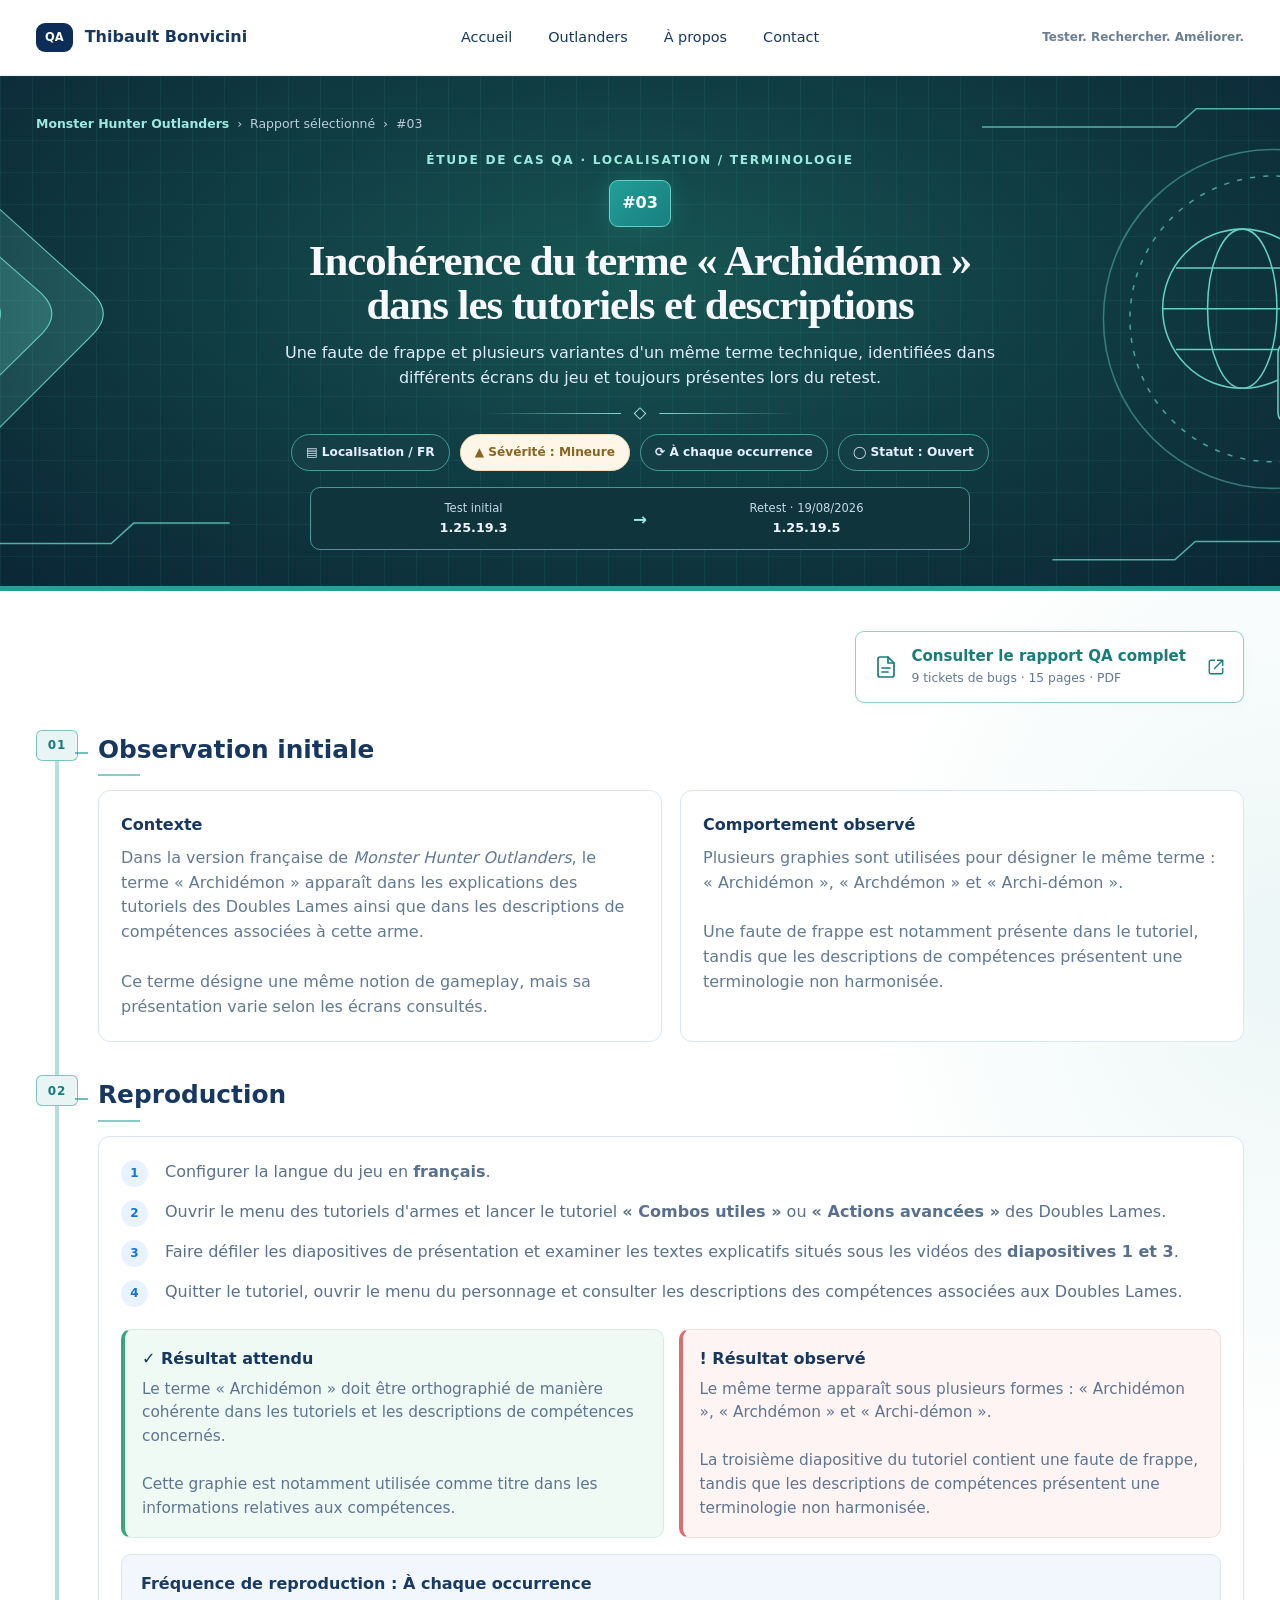
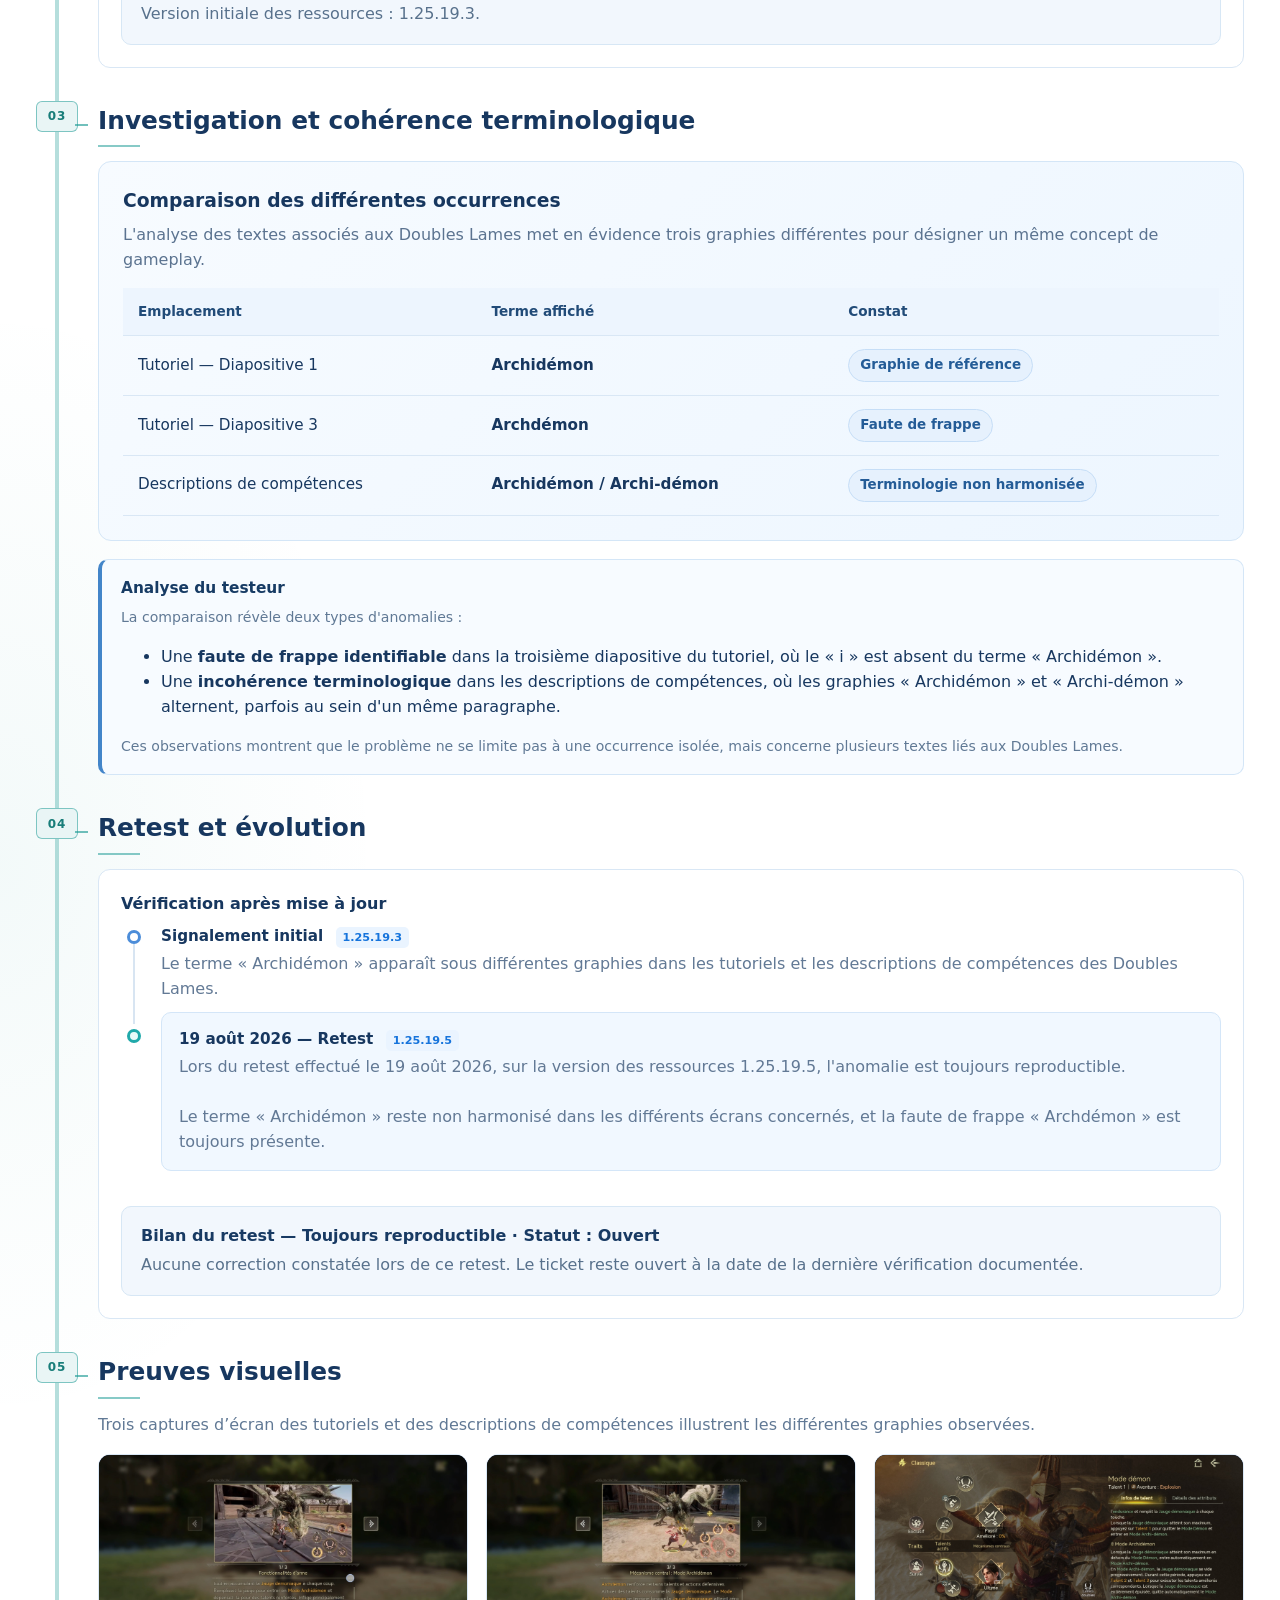
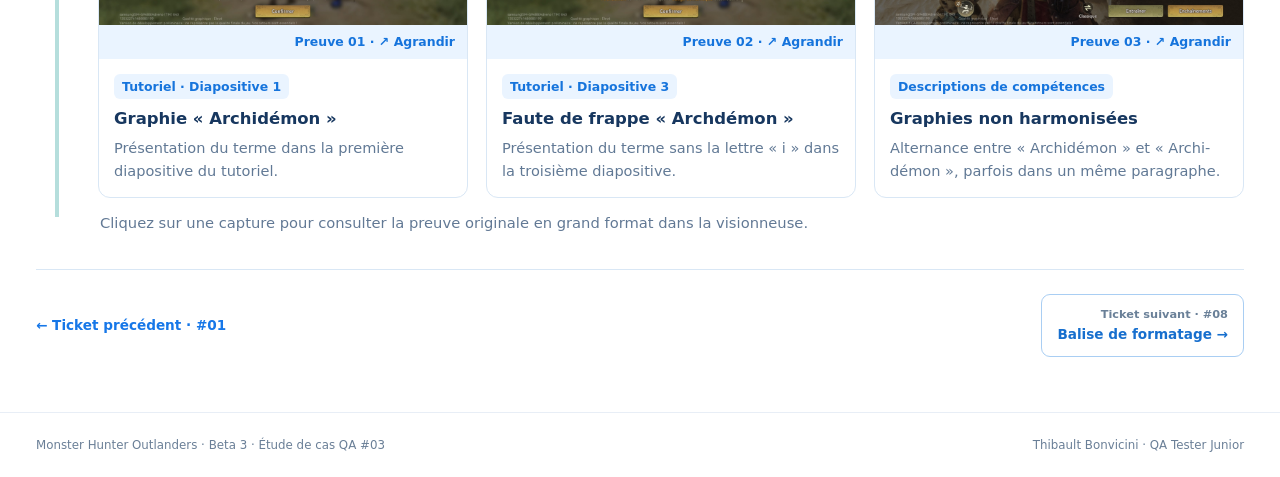
<file: projets/tickets/ticket-03.html>
<!doctype html><html lang="fr"><head><meta charset="utf-8"><meta name="viewport" content="width=device-width,initial-scale=1"><title>Ticket #03 — Monster Hunter Outlanders | Thibault Bonvicini</title><style>
:root{--navy:#0d2d58;--blue:#1677e8;--text:#17375f;--muted:#617995;--line:#d9e7f5;--pale:#f2f7fd;--green:#23875e;--red:#b13b48;--max:1420px}*{box-sizing:border-box}body{margin:0;font-family:Inter,ui-sans-serif,system-ui,-apple-system,"Segoe UI",sans-serif;color:var(--text);background:#fff;line-height:1.55}a{text-decoration:none;color:inherit}.wrap{width:min(calc(100% - 72px),var(--max));margin:auto}.top{height:76px;border-bottom:1px solid #e7eef7;background:rgba(255,255,255,.97);position:sticky;top:0;z-index:20}.top .wrap{height:100%;display:grid;grid-template-columns:1fr auto 1fr;align-items:center}.brand{font-weight:850;display:flex;align-items:center;gap:12px}.mark{background:var(--navy);color:#fff;border-radius:9px;padding:6px 9px;font-size:.72rem}.nav{display:flex;gap:36px;font-size:.9rem}.motto{text-align:right;font-size:.75rem;color:#6c7e95;font-weight:700}
.hero{position:relative;overflow:hidden;background:linear-gradient(90deg,#edf5fc,#fff 39%,#fff 61%,#edf5fc);border-bottom:1px solid var(--line)}.hero:before,.hero:after{content:"";position:absolute;top:0;bottom:0;width:45%;pointer-events:none;background:radial-gradient(ellipse at 30% 55%,rgba(40,130,220,.14),transparent 65%)}.hero:before{left:0}.hero:after{right:0;transform:scaleX(-1)}@media(max-width:850px){.hero:before,.hero:after{opacity:.45;width:50%}}.hero .wrap{position:relative;z-index:2}.hero .wrap{padding:38px 0 0;text-align:center}.crumb{font-size:.78rem;color:#67809d;margin-bottom:18px;text-align:left}.crumb a{color:var(--blue);font-weight:750}.eyebrow{font-size:.76rem;font-weight:900;letter-spacing:.08em;color:#5e7896;text-transform:uppercase}.titleline{display:flex;flex-direction:column;gap:12px;align-items:center;margin:10px 0}.num{background:linear-gradient(135deg,#237ee4,#657de2);color:#fff;border-radius:9px;padding:10px 12px;font-weight:900}.hero h1{font-family:Georgia,"Times New Roman",serif;font-size:clamp(2rem,3.35vw,3.15rem);line-height:1.03;margin:0;color:#0b2b56;letter-spacing:-.025em;font-weight:800}.lead{max-width:760px;color:#5e7692;font-size:1rem;margin:14px auto 15px}.hero-divider{width:310px;height:15px;margin:0 auto 13px;position:relative}.hero-divider:before,.hero-divider:after{content:"";position:absolute;top:7px;width:44%;height:1px;background:linear-gradient(90deg,transparent,#b8cde2)}.hero-divider:before{left:0}.hero-divider:after{right:0;transform:scaleX(-1)}.hero-divider span{position:absolute;left:50%;top:3px;width:9px;height:9px;border:1px solid #9fc1e1;transform:translateX(-50%) rotate(45deg);background:#fff}.chips{display:flex;gap:10px;flex-wrap:wrap;justify-content:center}.chip{border:1px solid var(--line);background:rgba(255,255,255,.92);border-radius:999px;padding:8px 14px;font-size:.76rem;font-weight:750}.chip.major{background:#ffe7e9;color:var(--red);border-color:#ffd8dc}.chip.status{background:#eef3f9;color:#5c718b}.version-rail{width:min(660px,94%);margin:16px auto 14px;display:grid;grid-template-columns:minmax(0,1fr) 32px minmax(0,1fr) 32px minmax(0,1.25fr);align-items:center;justify-items:center;gap:4px;border:1px solid #d6e4f2;border-radius:10px;background:rgba(255,255,255,.92);padding:12px 16px;font-size:.72rem;text-align:center}.version-rail>span:not(.version-arrow){width:100%;min-width:0}.version-rail b{display:block;color:#0f315b;font-size:.8rem}.version-arrow{text-align:center;color:#1677e8;font-size:1.05rem;font-weight:900}
main{padding:40px 0 55px}.section{margin-bottom:34px;position:relative;padding-left:62px}.section-head{display:flex;align-items:center;gap:11px;margin-bottom:14px}.section:before{content:"";position:absolute;left:20px;top:12px;bottom:-35px;width:2px;background:#d9e9f8}.section:last-of-type:before{bottom:18px}.section-head .step{position:absolute;left:0;top:-1px;width:42px;height:31px;border:1px solid #9bc8f4;border-radius:6px;background:#e7f3ff;display:grid;place-items:center}.step{color:var(--blue);font-size:.75rem;font-weight:900;letter-spacing:.08em}.section-head:after{content:"";position:absolute;left:39px;width:13px;height:2px;background:#7eb9ee}.section h2{margin:0;font-size:1.55rem}.grid2{display:grid;grid-template-columns:1fr 1fr;gap:18px}.card{border:1px solid var(--line);border-radius:12px;padding:22px;background:#fff}.card h3{margin:0 0 8px;font-size:1rem}.card h3.with-icon{display:flex;align-items:center;gap:9px}.card h3.with-icon svg{width:19px;height:19px;flex:none;color:var(--blue)}.card p{margin:0;color:var(--muted);font-size:1rem}.compare{display:grid;grid-template-columns:1fr 1fr;gap:15px}.expected,.observed{border-radius:10px;padding:17px}.expected{background:#effaf5;border:1px solid #d4efe2;border-left:4px solid #35a778}.observed{background:#fff4f4;border:1px solid #f2dddd;border-left:4px solid #dc6b72}.compare b{display:block;margin-bottom:6px}.compare p{font-size:.96rem;color:#5e7590;margin:0}
.repro{counter-reset:item;margin:0;padding:0;list-style:none;display:grid;gap:10px}.repro li{display:grid;grid-template-columns:34px 1fr;align-items:start;color:#58708d;font-size:1rem}.repro li:before{counter-increment:item;content:counter(item);width:27px;height:27px;border-radius:50%;display:grid;place-items:center;background:#e8f3ff;color:#1474df;font-weight:900;font-size:.75rem}
.invest{background:linear-gradient(135deg,#f7fbff,#edf6ff);border:1px solid #d4e6f7;border-radius:13px;padding:24px}.attempts{display:grid;grid-template-columns:repeat(4,1fr);gap:12px;margin-top:17px}.attempt{background:#fff;border:1px solid #dbe8f5;border-radius:9px;padding:15px;font-size:.94rem;color:#5c7490}.attempt b{display:block;color:#183a63;margin-bottom:5px}.result{margin-top:18px;padding:18px 20px;background:#fff;border:1px solid #cfdeed;border-left:4px solid #5286bb;border-radius:9px;color:#60758d;font-size:.98rem;box-shadow:0 3px 12px rgba(24,58,99,.035)}.result-head{display:flex;align-items:center;gap:9px;margin-bottom:7px;color:#173b64;font-weight:800;font-size:.96rem}.result-head svg{width:19px;height:19px;color:#347cc2;flex:none}.result-strong{display:block;color:#183a63;font-size:.94rem;font-weight:800;margin-bottom:4px}.result-note{margin:0;color:#617995;font-size:.96rem}
.timeline{display:grid;grid-template-columns:26px minmax(0,1fr);column-gap:14px}.rail{display:flex;flex-direction:column;align-items:center}.dot{width:14px;height:14px;border:3px solid #4c8dd9;background:#fff;border-radius:50%;margin-top:5px}.rail.retest .dot{border-color:#20a9aa;background:#e9fbf9}.rail.final .dot{border-color:#91a2b6;background:#f1f4f8}.line{width:2px;background:#d8e5f2;flex:1}.event{padding:0 0 22px}.event.retest{background:#f1f8ff;border:1px solid #d4e6f8;border-radius:10px;padding:15px 17px;margin:-12px 0 19px}.event h3{margin:0 0 4px;font-size:.95rem}.event p{margin:0;color:#627995;font-size:1rem}.diagnosis{margin-top:5px;padding:17px 19px;background:#f7fbff;border:1px solid #d4e6f7;border-left:4px solid #4385c9;border-radius:10px}.diagnosis-title{display:flex;align-items:center;gap:9px;font-size:.96rem;font-weight:850;color:#173b64;margin-bottom:7px}.diagnosis-title svg{width:19px;height:19px;flex:none;color:#317fc7}.diagnosis p{margin:0;color:#607995;font-size:.88rem}.version{display:inline-block;color:#1674dc;background:#eaf4ff;border-radius:5px;padding:2px 7px;font-size:.7rem;font-weight:800;margin-left:7px}
.proofs{display:grid;gap:20px}.proof-gallery{display:grid;grid-template-columns:repeat(2,minmax(0,1fr));gap:18px}.proof-card{border:1px solid var(--line);background:#fff;border-radius:12px;overflow:hidden}.proof-card video,.proof-card img{display:block;width:100%;aspect-ratio:16/9;object-fit:contain;background:#10223b}.proof-caption{padding:17px 19px}.proof-caption h3{font-size:1.03rem;margin:0 0 7px;color:#17375f}.proof-caption p{font-size:.98rem;color:#617995;margin:0}.proof-tag{display:inline-block;background:#eaf4ff;color:#1674dc;border-radius:6px;padding:3px 8px;font-size:.78rem;font-weight:800;margin-bottom:9px}.proof-card.retest-proof{width:75%;max-width:100%;margin-inline:auto}.proof-card.retest-proof img{object-fit:contain;background:#f0f6fc}.proof-note{font-size:.92rem;color:#627995;margin:0;padding:0 2px}@media(max-width:760px){.proof-gallery{grid-template-columns:1fr}.proof-card.retest-proof{width:100%}}.bottomnav{border-top:1px solid var(--line);padding-top:24px;display:flex;justify-content:space-between;align-items:center;font-size:.85rem}.next{border:1px solid #a9cef3;border-radius:9px;padding:11px 15px;color:#176fce;font-weight:800;text-align:right}.next small{display:block;color:#6a8098;font-weight:600}.back{color:var(--blue);font-weight:800}.pdf{border:1px solid #cfe0f1;border-radius:8px;padding:10px 14px;font-weight:750}
footer{border-top:1px solid #e8eef6;padding:23px 0;color:#6a7f97;font-size:.74rem}.foot{display:flex;justify-content:space-between}
@media(max-width:850px){.nav{display:none}.top .wrap{grid-template-columns:1fr auto}.motto{display:none}.grid2,.compare,.proofs{grid-template-columns:1fr}.attempts{grid-template-columns:1fr 1fr}.proof-gallery{grid-template-columns:1fr 1fr}}@media(max-width:560px){.wrap{width:calc(100% - 28px)}.attempts,.proof-gallery{grid-template-columns:1fr}.hero .wrap{padding-top:28px}.hero h1{font-family:Georgia,"Times New Roman",serif}.version-rail{grid-template-columns:minmax(0,1fr) 18px minmax(0,1fr) 18px minmax(0,1.3fr);gap:2px;padding:10px 6px;font-size:.64rem}.version-rail b{font-size:.72rem}.hero-divider{width:220px}.section{padding-left:48px}.section:before{left:17px}.section-head .step{width:35px}.section-head:after{left:33px;width:10px}.bottomnav,.foot{display:block}.next{display:block;margin-top:12px}.foot span{display:block;margin-top:5px}}
.attempts.three{grid-template-columns:repeat(3,minmax(0,1fr))}.workaround-grid{display:grid;grid-template-columns:repeat(2,minmax(0,1fr));gap:18px}.workaround{border:1px solid var(--line);border-radius:12px;padding:22px;background:#fff}.workaround h3{margin:0 0 9px;font-size:1.06rem}.workaround p{margin:0 0 15px;color:var(--muted)}.workaround .consequence{border-top:1px solid var(--line);padding-top:12px;color:#526f8e;font-size:.94rem}.workaround .consequence b{display:block;color:#17375f;margin-bottom:4px}.note-box{background:#f2f7fd;border:1px solid #d7e7f5;border-radius:10px;padding:17px 19px;margin-top:16px;color:#58718c}.note-box b{display:block;color:#183a63;margin-bottom:5px}.proof-placeholder{width:100%;aspect-ratio:16/9;background:linear-gradient(135deg,#122b4b,#254e7c);display:flex;flex-direction:column;align-items:center;justify-content:center;gap:8px;color:#d9eaff;text-align:center;padding:20px}.proof-placeholder strong{font-size:1.05rem}.proof-placeholder small{font-size:.85rem;color:#a9c9e7}.chip.minor{background:#fff6e7;border-color:#f1dfb7;color:#886522}.chip.resolved{background:#eaf8f1;border-color:#c9ead9;color:#20734f}@media(max-width:850px){.workaround-grid{grid-template-columns:1fr}}@media(max-width:560px){.attempts.three{grid-template-columns:1fr}} .language-table{width:100%;border-collapse:collapse;margin-top:15px}.language-table th,.language-table td{padding:13px 15px;text-align:left;border-bottom:1px solid var(--line)}.language-table th{background:#edf5fe;color:#214b78;font-size:.85rem}.language-table td{font-size:.95rem}.language-table .ok{color:#20734f;font-weight:800}.language-table .fail{color:#b13b48;font-weight:800}.proof-gallery.three{grid-template-columns:repeat(3,minmax(0,1fr))}.proof-gallery.three .proof-caption{padding:15px}.proof-gallery.three .proof-caption p{font-size:.91rem}@media(max-width:1050px){.proof-gallery.three{grid-template-columns:1fr 1fr}}@media(max-width:650px){.proof-gallery.three{grid-template-columns:1fr}}  .repro li{display:list-item;position:relative;padding-left:44px;min-height:30px;line-height:1.6}.repro li:before{position:absolute;left:0;top:1px}.language-table .ok,.language-table .fail{color:#526b85;font-weight:650}.language-table .ok{color:#426c66}.language-table .fail{color:#67798e} .language-table td .status-pill{display:inline-block;padding:5px 11px;border-radius:999px;background:#e6f1fd;border:1px solid #c6def7;color:#245c97;font-size:.84rem;font-weight:750;white-space:nowrap}.language-table .ok,.language-table .fail{color:inherit;font-weight:normal}.proof-placeholder{aspect-ratio:4/3;background:linear-gradient(135deg,#e9f3fe,#dbeaf9);border-bottom:1px solid #c8dff5;color:#376a9f}.proof-placeholder strong{color:#244d7d}.proof-placeholder small{color:#6486a8}.proof-gallery.three .proof-card{overflow:hidden}.language-table td .status-pill{white-space:normal}.term-table-wrap{overflow-x:auto}.proof-caption h3{line-height:1.35}.proof-image-link{display:block;position:relative;background:#10223b}.proof-image-link img{width:100%;height:auto;aspect-ratio:auto;object-fit:contain}.proof-zoom{display:block;padding:7px 12px;background:#eaf4ff;color:#1674dc;font-size:.78rem;font-weight:800;text-align:right}.proof-image-link:hover .proof-zoom{text-decoration:underline}.proof-image-link:focus-visible{outline:3px solid #1677e8;outline-offset:-3px}</style><link rel="stylesheet" href="../../assets/css/qa-lightbox.css"><script src="../../assets/js/qa-lightbox.js" defer></script><link rel="stylesheet" href="../../assets/css/qa-banners.css"><link rel="stylesheet" href="../../assets/css/qa-report.css"><link rel="stylesheet" href="../../assets/css/qa-pdf.css"></head><body>
<header class="top"><div class="wrap"><a class="brand" href="../../index.html"><span class="mark">QA</span>Thibault Bonvicini</a><nav class="nav"><a href="../../index.html">Accueil</a><a href="../outlanders.html">Outlanders</a><a href="../../index.html#apropos">À propos</a><a href="../../index.html#contact">Contact</a></nav><div class="motto">Tester. Rechercher. Améliorer.</div></div></header>

<section class="hero qa-banner qa-03"><svg class="hero-art" aria-hidden="true" viewBox="0 0 1440 500" preserveAspectRatio="xMidYMid slice" xmlns="http://www.w3.org/2000/svg"><defs><linearGradient id="chev" x1="0" x2="1" y1="0" y2="0"><stop stop-color="#66d0c3" stop-opacity="0"/><stop offset="1" stop-color="#66d0c3" stop-opacity=".22"/></linearGradient><linearGradient id="edge" x1="0" x2="1"><stop stop-color="#66d0c3" stop-opacity=".3"/><stop offset="1" stop-color="#66d0c3"/></linearGradient><filter id="glow" x="-50%" y="-50%" width="200%" height="200%"><feGaussianBlur stdDeviation="4"/></filter></defs><g transform="translate(-20 69.9) scale(.7)" stroke="url(#edge)" stroke-width="1.5" fill="url(#chev)" stroke-linejoin="round"><path d="M-300 -330 L292 205 Q320 233 292 261 L-300 853Z"/><path d="M-300 -250 L220 205 Q248 233 220 261 L-300 773Z"/><path d="M-300 -170 L148 205 Q176 233 148 261 L-300 693Z"/></g><g transform="translate(1340 238)" fill="none" stroke="#66d0c3" stroke-width="1.5"><circle r="166" opacity=".45"/><circle r="140" stroke-dasharray="5 8" opacity=".7"/><g transform="translate(-30 -10)"><circle r="78"/><ellipse rx="34" ry="78"/><path d="M-78 0H78M-65 -40H65M-65 40H65"/></g><path d="M15 24H100Q110 24 110 34V91Q110 101 100 101H54L35 118V101H15Q5 101 5 91V34Q5 24 15 24Z" fill="#10343c"/><text x="20" y="75" font-size="35" fill="currentColor" stroke="none" style="color:#9de9df">A 文</text></g><g fill="none" stroke="#66d0c3" stroke-width="1.5" opacity=".8"><path d="M0 458H202l22-20h94"/><path d="M1440 32h-175l-20 18h-190"/><path d="M1440 456h-176l-20 18h-120"/></g></svg><div class="wrap"><div class="crumb"><a href="../outlanders.html">Monster Hunter Outlanders</a> &nbsp;›&nbsp; Rapport sélectionné &nbsp;›&nbsp; #03</div><div class="eyebrow">Étude de cas QA · Localisation / Terminologie</div><div class="titleline"><span class="num">#03</span><h1>Incohérence du terme « Archidémon »<br>dans les tutoriels et descriptions</h1></div><p class="lead">Une faute de frappe et plusieurs variantes d'un même terme technique, identifiées dans différents écrans du jeu et toujours présentes lors du retest.</p><div class="hero-divider"><span></span></div><div class="chips"><span class="chip">▤ Localisation / FR</span><span class="chip minor">▲ Sévérité : Mineure</span><span class="chip">⟳ À chaque occurrence</span><span class="chip status">◯ Statut : Ouvert</span></div><div class="version-rail" style="grid-template-columns:minmax(0,1fr) 32px minmax(0,1fr)"><span>Test initial<b>1.25.19.3</b></span><span class="version-arrow">→</span><span>Retest · 19/08/2026<b>1.25.19.5</b></span></div></div></section><main class="qa-report report-03"><div class="wrap"><div class="qa-pdf-actions"><a class="qa-pdf-button" href="../../assets/pdf/monster-hunter-outlanders-rapport-qa.pdf" target="_blank" rel="noopener" aria-label="Consulter le rapport QA complet — 9 tickets de bugs, 15 pages, PDF — ouvre un nouvel onglet"><svg aria-hidden="true" viewBox="0 0 24 24" fill="none" stroke="currentColor" stroke-width="1.7" stroke-linecap="round" stroke-linejoin="round"><path d="M14 2H6a2 2 0 0 0-2 2v16a2 2 0 0 0 2 2h12a2 2 0 0 0 2-2V8Z"/><path d="M14 2v6h6M8 13h8M8 17h6"/></svg><span class="qa-pdf-copy"><strong>Consulter le rapport QA complet</strong><small>9 tickets de bugs · 15 pages · PDF</small></span><svg class="qa-pdf-external" aria-hidden="true" viewBox="0 0 24 24" fill="none" stroke="currentColor" stroke-width="1.8" stroke-linecap="round" stroke-linejoin="round"><path d="M14 3h7v7M21 3 10 14M10 3H5a2 2 0 0 0-2 2v14a2 2 0 0 0 2 2h14a2 2 0 0 0 2-2v-5"/></svg></a></div>
<section class="section"><div class="section-head"><span class="step">01</span><h2>Observation initiale</h2></div><div class="grid2"><div class="card"><h3>Contexte</h3><p>Dans la version française de <em>Monster Hunter Outlanders</em>, le terme « Archidémon » apparaît dans les explications des tutoriels des Doubles Lames ainsi que dans les descriptions de compétences associées à cette arme.<br><br>Ce terme désigne une même notion de gameplay, mais sa présentation varie selon les écrans consultés.</p></div><div class="card"><h3>Comportement observé</h3><p>Plusieurs graphies sont utilisées pour désigner le même terme : « Archidémon », « Archdémon » et « Archi-démon ».<br><br>Une faute de frappe est notamment présente dans le tutoriel, tandis que les descriptions de compétences présentent une terminologie non harmonisée.</p></div></div></section>
<section class="section"><div class="section-head"><span class="step">02</span><h2>Reproduction</h2></div><div class="card"><ol class="repro"><li>Configurer la langue du jeu en <strong>français</strong>.</li><li>Ouvrir le menu des tutoriels d'armes et lancer le tutoriel <strong>« Combos utiles »</strong> ou <strong>« Actions avancées »</strong> des Doubles Lames.</li><li>Faire défiler les diapositives de présentation et examiner les textes explicatifs situés sous les vidéos des <strong>diapositives 1 et 3</strong>.</li><li>Quitter le tutoriel, ouvrir le menu du personnage et consulter les descriptions des compétences associées aux Doubles Lames.</li></ol><div class="compare" style="margin-top:20px"><div class="expected"><b>✓ Résultat attendu</b><p>Le terme « Archidémon » doit être orthographié de manière cohérente dans les tutoriels et les descriptions de compétences concernés.<br><br>Cette graphie est notamment utilisée comme titre dans les informations relatives aux compétences.</p></div><div class="observed"><b>! Résultat observé</b><p>Le même terme apparaît sous plusieurs formes : « Archidémon », « Archdémon » et « Archi-démon ».<br><br>La troisième diapositive du tutoriel contient une faute de frappe, tandis que les descriptions de compétences présentent une terminologie non harmonisée.</p></div></div><div class="note-box"><b>Fréquence de reproduction : À chaque occurrence</b>Version initiale des ressources : 1.25.19.3.</div></div></section>
<section class="section"><div class="section-head"><span class="step">03</span><h2>Investigation et cohérence terminologique</h2></div><div class="invest"><h3 style="margin:0 0 8px">Comparaison des différentes occurrences</h3><p style="margin:0;color:#5b7390">L'analyse des textes associés aux Doubles Lames met en évidence trois graphies différentes pour désigner un même concept de gameplay.</p><div class="term-table-wrap"><table class="language-table"><thead><tr><th>Emplacement</th><th>Terme affiché</th><th>Constat</th></tr></thead><tbody><tr><td>Tutoriel — Diapositive 1</td><td><strong>Archidémon</strong></td><td><span class="status-pill">Graphie de référence</span></td></tr><tr><td>Tutoriel — Diapositive 3</td><td><strong>Archdémon</strong></td><td><span class="status-pill">Faute de frappe</span></td></tr><tr><td>Descriptions de compétences</td><td><strong>Archidémon / Archi-démon</strong></td><td><span class="status-pill">Terminologie non harmonisée</span></td></tr></tbody></table></div></div><div class="diagnosis" style="margin-top:18px"><div class="diagnosis-title">Analyse du testeur</div><p>La comparaison révèle deux types d'anomalies :</p><ul><li>Une <strong>faute de frappe identifiable</strong> dans la troisième diapositive du tutoriel, où le « i » est absent du terme « Archidémon ».</li><li>Une <strong>incohérence terminologique</strong> dans les descriptions de compétences, où les graphies « Archidémon » et « Archi-démon » alternent, parfois au sein d'un même paragraphe.</li></ul><p>Ces observations montrent que le problème ne se limite pas à une occurrence isolée, mais concerne plusieurs textes liés aux Doubles Lames.</p></div></section>
<section class="section"><div class="section-head"><span class="step">04</span><h2>Retest et évolution</h2></div><div class="card"><h3>Vérification après mise à jour</h3><div class="timeline"><div class="rail"><span class="dot"></span><span class="line"></span></div><div class="event"><h3>Signalement initial <span class="version">1.25.19.3</span></h3><p>Le terme « Archidémon » apparaît sous différentes graphies dans les tutoriels et les descriptions de compétences des Doubles Lames.</p></div><div class="rail retest"><span class="dot"></span></div><div class="event retest"><h3>19 août 2026 — Retest <span class="version">1.25.19.5</span></h3><p>Lors du retest effectué le 19 août 2026, sur la version des ressources 1.25.19.5, l'anomalie est toujours reproductible.<br><br>Le terme « Archidémon » reste non harmonisé dans les différents écrans concernés, et la faute de frappe « Archdémon » est toujours présente.</p></div></div><div class="note-box"><b>Bilan du retest — Toujours reproductible · Statut : Ouvert</b>Aucune correction constatée lors de ce retest. Le ticket reste ouvert à la date de la dernière vérification documentée.</div></div></section>
<section class="section"><div class="section-head"><span class="step">05</span><h2>Preuves visuelles</h2></div><p style="color:#617995;margin:0 0 17px">Trois captures d’écran des tutoriels et des descriptions de compétences illustrent les différentes graphies observées.</p><div class="proof-gallery three"><article class="proof-card"><a class="proof-image-link" href="../../assets/tickets/ticket-03/Tuto_DL_02.jpg" aria-label="Agrandir : Preuve 01 — Tutoriel des Double Lames, page 1/3 : Mode Archidémon."><img src="../../assets/tickets/ticket-03/Tuto_DL_02.jpg" alt="Preuve 01 — Tutoriel des Double Lames, page 1/3 : Mode Archidémon." width="2048" height="945" loading="lazy"><span class="proof-zoom">Preuve 01 · ↗ Agrandir</span></a><div class="proof-caption"><span class="proof-tag">Tutoriel · Diapositive 1</span><h3>Graphie « Archidémon »</h3><p>Présentation du terme dans la première diapositive du tutoriel.</p></div></article><article class="proof-card"><a class="proof-image-link" href="../../assets/tickets/ticket-03/Tuto_DL_03.jpg" aria-label="Agrandir : Preuve 02 — Tutoriel des Double Lames, page 3/3 : Mode Archidémon et Archdémon."><img src="../../assets/tickets/ticket-03/Tuto_DL_03.jpg" alt="Preuve 02 — Tutoriel des Double Lames, page 3/3 : Mode Archidémon et Archdémon." width="2048" height="945" loading="lazy"><span class="proof-zoom">Preuve 02 · ↗ Agrandir</span></a><div class="proof-caption"><span class="proof-tag">Tutoriel · Diapositive 3</span><h3>Faute de frappe « Archdémon »</h3><p>Présentation du terme sans la lettre « i » dans la troisième diapositive.</p></div></article><article class="proof-card"><a class="proof-image-link" href="../../assets/tickets/ticket-03/Comp_DL_01.jpg" aria-label="Agrandir : Preuve 03 — Compétences des Double Lames : Mode Archi-démon et Mode Archidémon."><img src="../../assets/tickets/ticket-03/Comp_DL_01.jpg" alt="Preuve 03 — Compétences des Double Lames : Mode Archi-démon et Mode Archidémon." width="2048" height="945" loading="lazy"><span class="proof-zoom">Preuve 03 · ↗ Agrandir</span></a><div class="proof-caption"><span class="proof-tag">Descriptions de compétences</span><h3>Graphies non harmonisées</h3><p>Alternance entre « Archidémon » et « Archi-démon », parfois dans un même paragraphe.</p></div></article></div><p class="proof-note" style="margin-top:14px">Cliquez sur une capture pour consulter la preuve originale en grand format dans la visionneuse.</p></section>
<div class="bottomnav"><a class="back" href="ticket-01.html">← Ticket précédent · #01</a><a class="next" href="ticket-08.html"><small>Ticket suivant · #08</small>Balise de formatage →</a></div>
</div></main><footer><div class="wrap foot"><span>Monster Hunter Outlanders · Beta 3 · Étude de cas QA #03</span><span>Thibault Bonvicini · QA Tester Junior</span></div></footer></body></html>
</file>
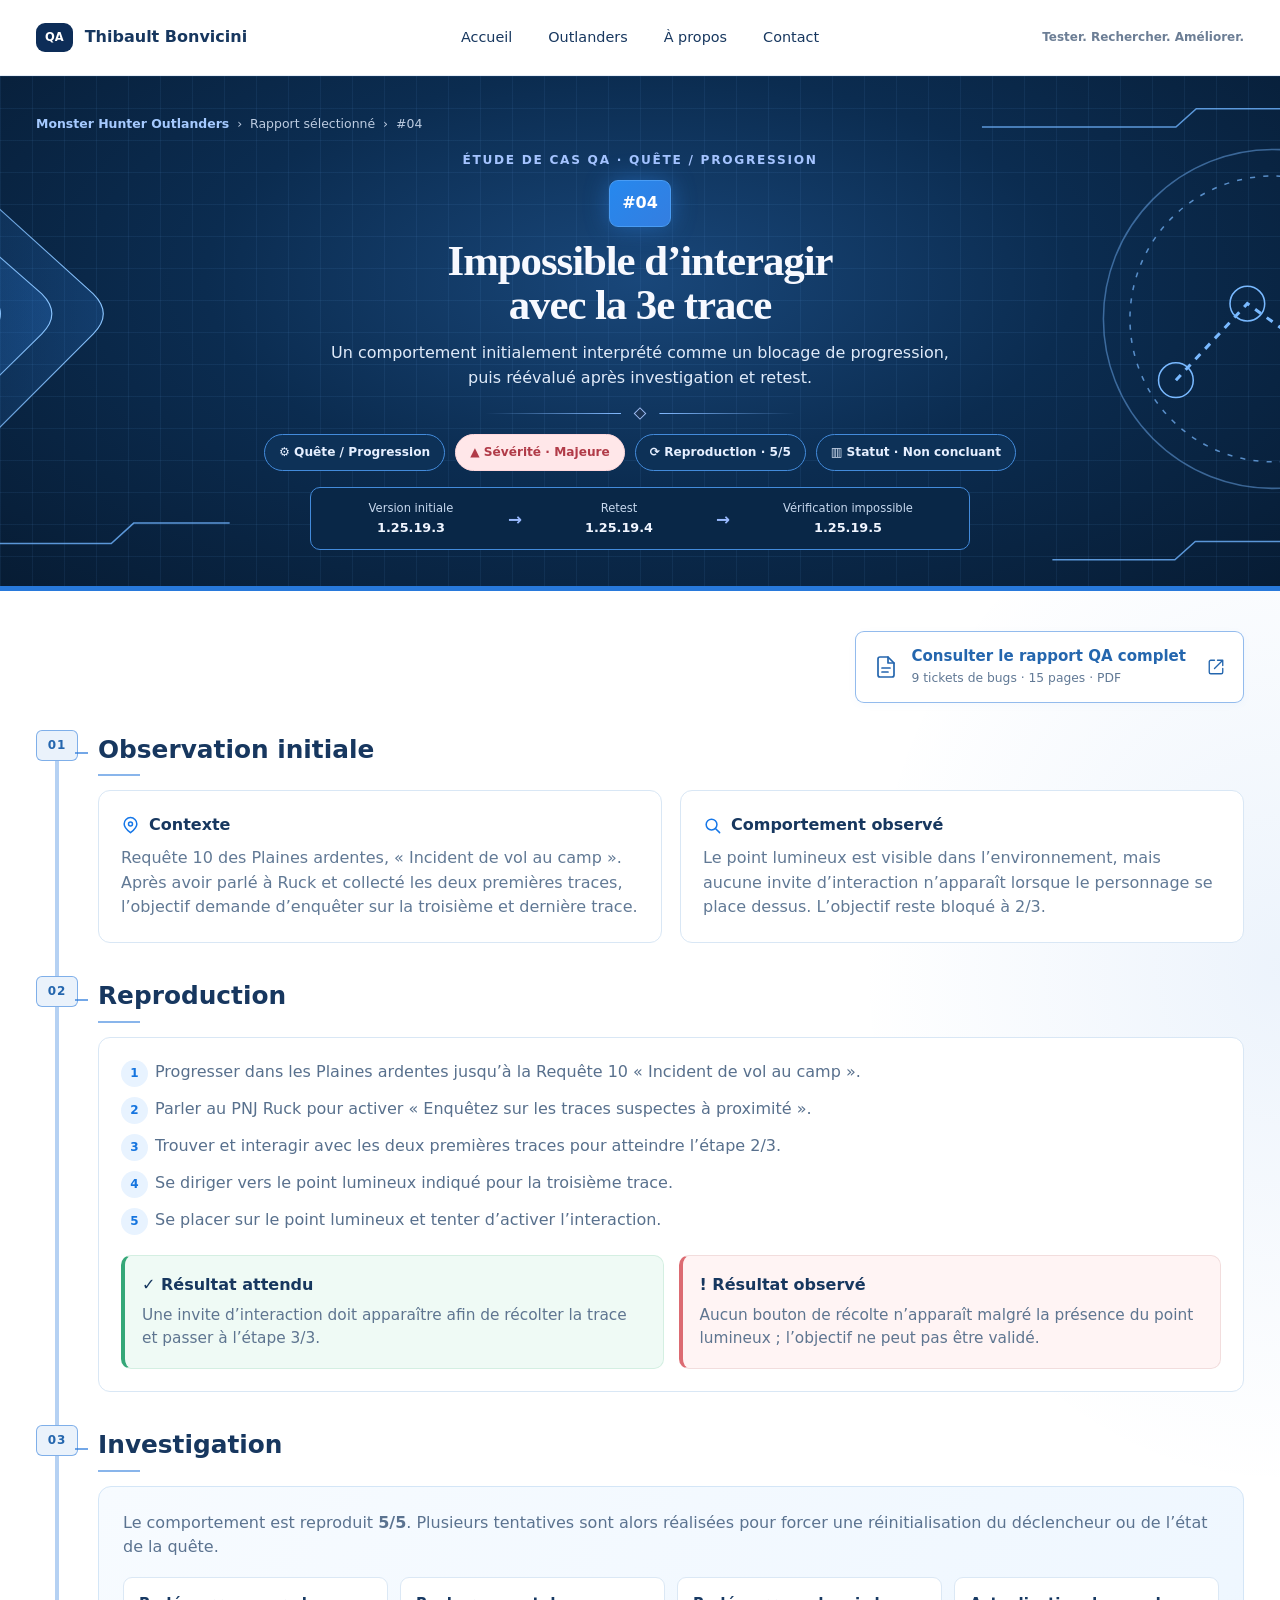
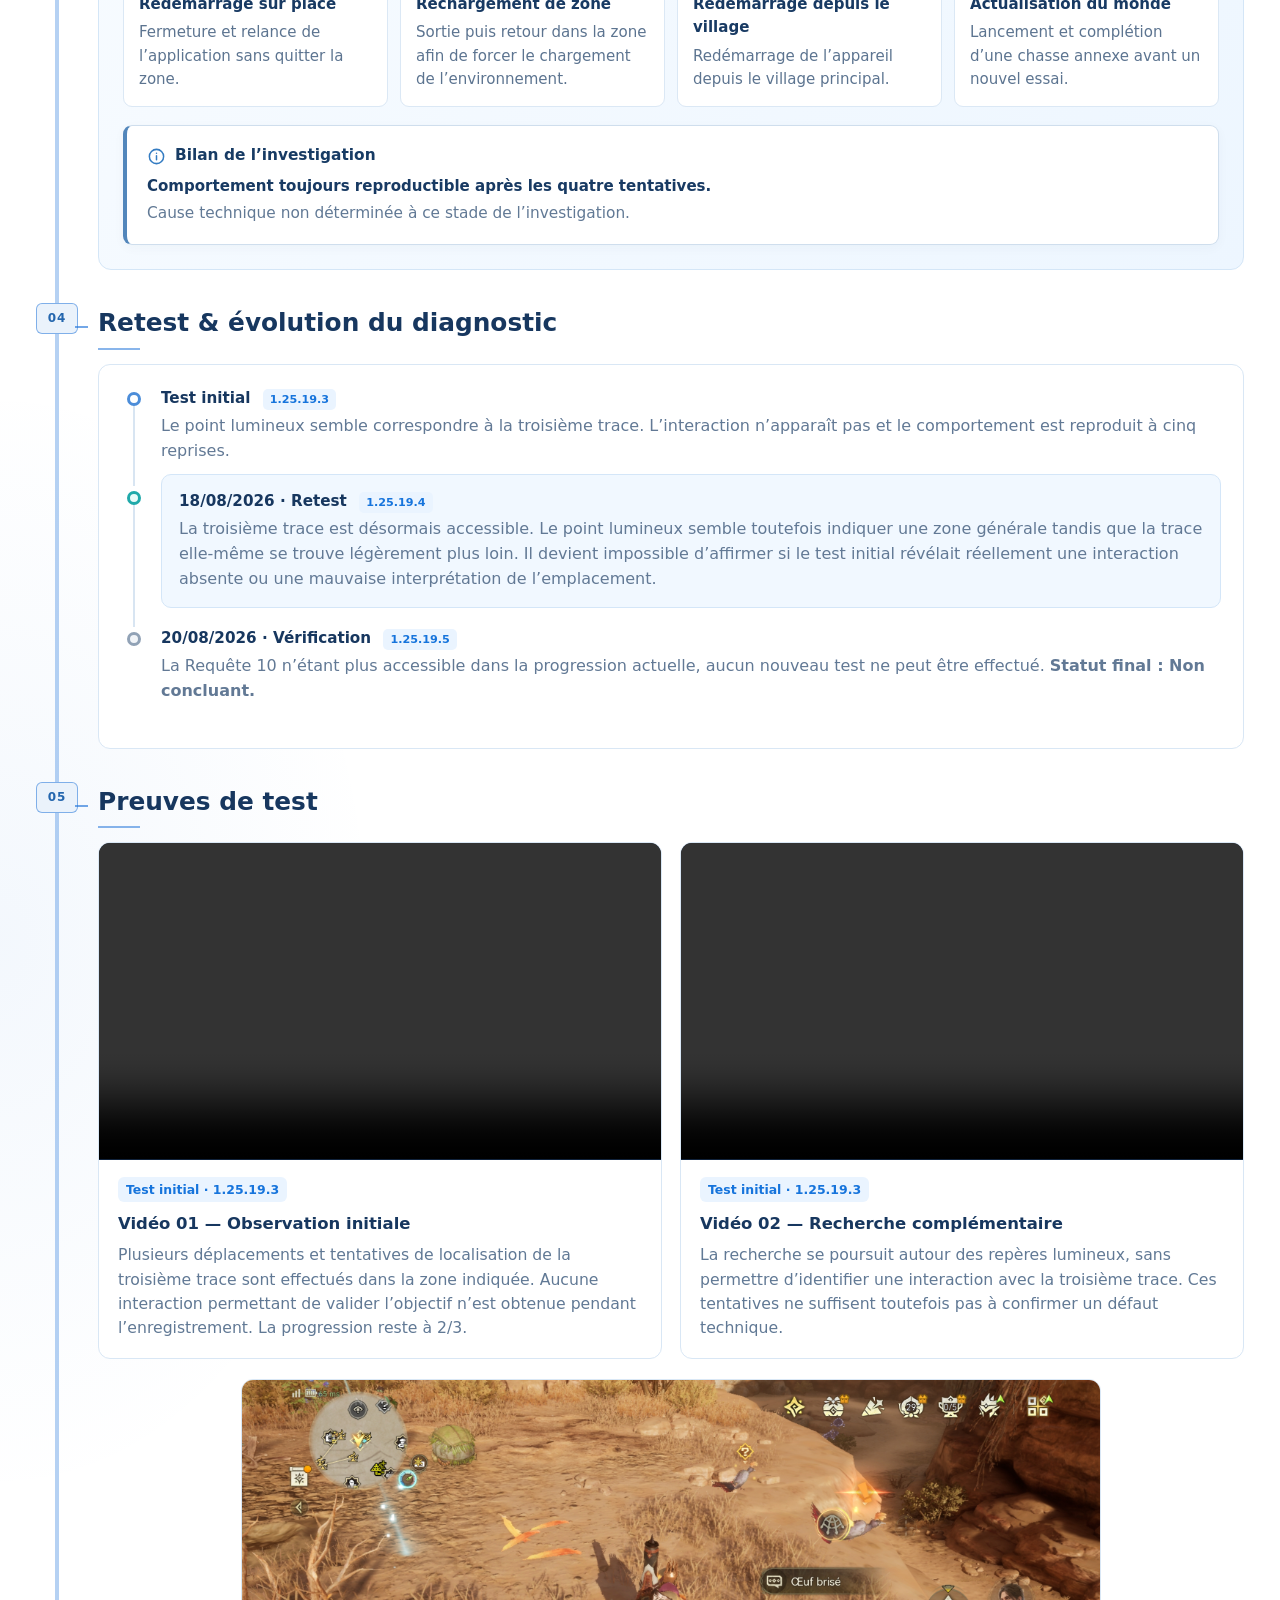
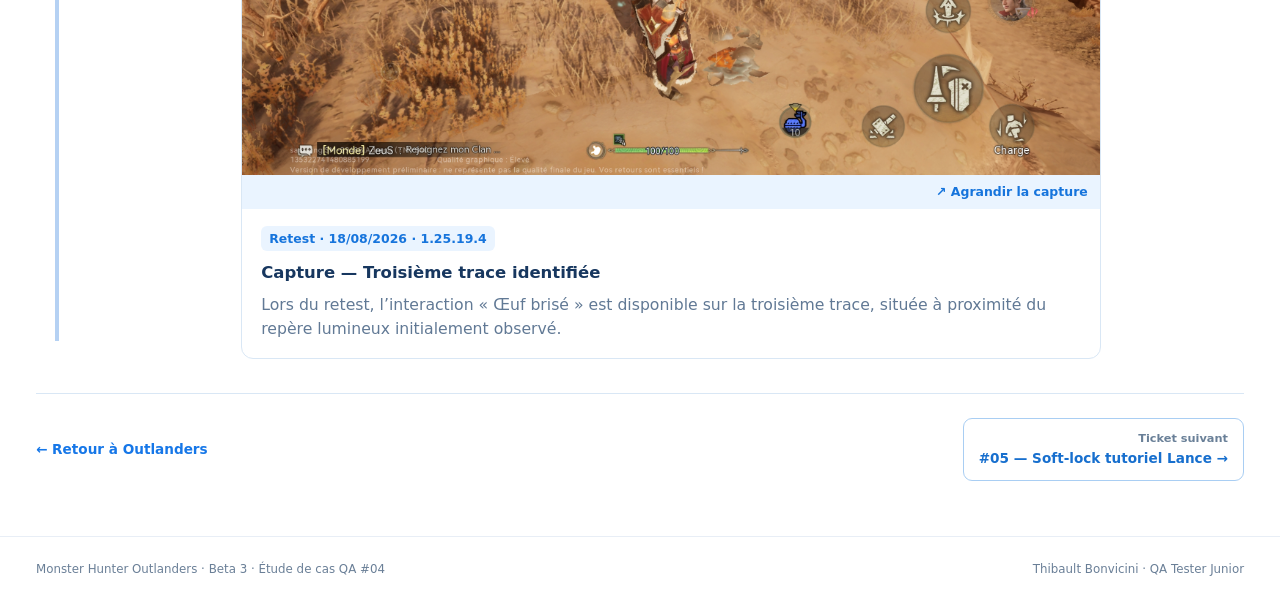
<file: projets/tickets/ticket-04.html>
<!doctype html><html lang="fr"><head><meta charset="utf-8"><meta name="viewport" content="width=device-width,initial-scale=1"><title>Ticket #04 — Monster Hunter Outlanders | Thibault Bonvicini</title><style>
:root{--navy:#0d2d58;--blue:#1677e8;--text:#17375f;--muted:#617995;--line:#d9e7f5;--pale:#f2f7fd;--green:#23875e;--red:#b13b48;--max:1420px}*{box-sizing:border-box}body{margin:0;font-family:Inter,ui-sans-serif,system-ui,-apple-system,"Segoe UI",sans-serif;color:var(--text);background:#fff;line-height:1.55}a{text-decoration:none;color:inherit}.wrap{width:min(calc(100% - 72px),var(--max));margin:auto}.top{height:76px;border-bottom:1px solid #e7eef7;background:rgba(255,255,255,.97);position:sticky;top:0;z-index:20}.top .wrap{height:100%;display:grid;grid-template-columns:1fr auto 1fr;align-items:center}.brand{font-weight:850;display:flex;align-items:center;gap:12px}.mark{background:var(--navy);color:#fff;border-radius:9px;padding:6px 9px;font-size:.72rem}.nav{display:flex;gap:36px;font-size:.9rem}.motto{text-align:right;font-size:.75rem;color:#6c7e95;font-weight:700}
.hero{position:relative;overflow:hidden;background:linear-gradient(90deg,#edf5fc,#fff 39%,#fff 61%,#edf5fc);border-bottom:1px solid var(--line)}.hero:before,.hero:after{content:"";position:absolute;top:0;bottom:0;width:43%;pointer-events:none;background-image:linear-gradient(to right,rgba(247,251,255,.02) 0%,rgba(247,251,255,.12) 25%,rgba(255,255,255,.62) 65%,#fff 96%),url('../../assets/images/outlanders-hero-qa.jpeg');background-size:cover;background-position:center;opacity:.9}.hero:before{left:0}.hero:after{right:0;transform:scaleX(-1)}@media(max-width:850px){.hero:before,.hero:after{opacity:.45;width:50%}}.hero .wrap{position:relative;z-index:2}.hero .wrap{padding:38px 0 0;text-align:center}.crumb{font-size:.78rem;color:#67809d;margin-bottom:18px;text-align:left}.crumb a{color:var(--blue);font-weight:750}.eyebrow{font-size:.76rem;font-weight:900;letter-spacing:.08em;color:#5e7896;text-transform:uppercase}.titleline{display:flex;flex-direction:column;gap:12px;align-items:center;margin:10px 0}.num{background:linear-gradient(135deg,#237ee4,#657de2);color:#fff;border-radius:9px;padding:10px 12px;font-weight:900}.hero h1{font-family:Georgia,"Times New Roman",serif;font-size:clamp(2rem,3.35vw,3.15rem);line-height:1.03;margin:0;color:#0b2b56;letter-spacing:-.025em;font-weight:800}.lead{max-width:760px;color:#5e7692;font-size:1rem;margin:14px auto 15px}.hero-divider{width:310px;height:15px;margin:0 auto 13px;position:relative}.hero-divider:before,.hero-divider:after{content:"";position:absolute;top:7px;width:44%;height:1px;background:linear-gradient(90deg,transparent,#b8cde2)}.hero-divider:before{left:0}.hero-divider:after{right:0;transform:scaleX(-1)}.hero-divider span{position:absolute;left:50%;top:3px;width:9px;height:9px;border:1px solid #9fc1e1;transform:translateX(-50%) rotate(45deg);background:#fff}.chips{display:flex;gap:10px;flex-wrap:wrap;justify-content:center}.chip{border:1px solid var(--line);background:rgba(255,255,255,.92);border-radius:999px;padding:8px 14px;font-size:.76rem;font-weight:750}.chip.major{background:#ffe7e9;color:var(--red);border-color:#ffd8dc}.chip.status{background:#eef3f9;color:#5c718b}.version-rail{width:min(660px,94%);margin:16px auto 14px;display:grid;grid-template-columns:minmax(0,1fr) 32px minmax(0,1fr) 32px minmax(0,1.25fr);align-items:center;justify-items:center;gap:4px;border:1px solid #d6e4f2;border-radius:10px;background:rgba(255,255,255,.92);padding:12px 16px;font-size:.72rem;text-align:center}.version-rail>span:not(.version-arrow){width:100%;min-width:0}.version-rail b{display:block;color:#0f315b;font-size:.8rem}.version-arrow{text-align:center;color:#1677e8;font-size:1.05rem;font-weight:900}
main{padding:40px 0 55px}.section{margin-bottom:34px;position:relative;padding-left:62px}.section-head{display:flex;align-items:center;gap:11px;margin-bottom:14px}.section:before{content:"";position:absolute;left:20px;top:12px;bottom:-35px;width:2px;background:#d9e9f8}.section:last-of-type:before{bottom:18px}.section-head .step{position:absolute;left:0;top:-1px;width:42px;height:31px;border:1px solid #9bc8f4;border-radius:6px;background:#e7f3ff;display:grid;place-items:center}.step{color:var(--blue);font-size:.75rem;font-weight:900;letter-spacing:.08em}.section-head:after{content:"";position:absolute;left:39px;width:13px;height:2px;background:#7eb9ee}.section h2{margin:0;font-size:1.55rem}.grid2{display:grid;grid-template-columns:1fr 1fr;gap:18px}.card{border:1px solid var(--line);border-radius:12px;padding:22px;background:#fff}.card h3{margin:0 0 8px;font-size:1rem}.card h3.with-icon{display:flex;align-items:center;gap:9px}.card h3.with-icon svg{width:19px;height:19px;flex:none;color:var(--blue)}.card p{margin:0;color:var(--muted);font-size:1rem}.compare{display:grid;grid-template-columns:1fr 1fr;gap:15px}.expected,.observed{border-radius:10px;padding:17px}.expected{background:#effaf5;border:1px solid #d4efe2;border-left:4px solid #35a778}.observed{background:#fff4f4;border:1px solid #f2dddd;border-left:4px solid #dc6b72}.compare b{display:block;margin-bottom:6px}.compare p{font-size:.96rem;color:#5e7590;margin:0}
.repro{counter-reset:item;margin:0;padding:0;list-style:none;display:grid;gap:10px}.repro li{display:grid;grid-template-columns:34px 1fr;align-items:start;color:#58708d;font-size:1rem}.repro li:before{counter-increment:item;content:counter(item);width:27px;height:27px;border-radius:50%;display:grid;place-items:center;background:#e8f3ff;color:#1474df;font-weight:900;font-size:.75rem}
.invest{background:linear-gradient(135deg,#f7fbff,#edf6ff);border:1px solid #d4e6f7;border-radius:13px;padding:24px}.attempts{display:grid;grid-template-columns:repeat(4,1fr);gap:12px;margin-top:17px}.attempt{background:#fff;border:1px solid #dbe8f5;border-radius:9px;padding:15px;font-size:.94rem;color:#5c7490}.attempt b{display:block;color:#183a63;margin-bottom:5px}.result{margin-top:18px;padding:18px 20px;background:#fff;border:1px solid #cfdeed;border-left:4px solid #5286bb;border-radius:9px;color:#60758d;font-size:.98rem;box-shadow:0 3px 12px rgba(24,58,99,.035)}.result-head{display:flex;align-items:center;gap:9px;margin-bottom:7px;color:#173b64;font-weight:800;font-size:.96rem}.result-head svg{width:19px;height:19px;color:#347cc2;flex:none}.result-strong{display:block;color:#183a63;font-size:.94rem;font-weight:800;margin-bottom:4px}.result-note{margin:0;color:#617995;font-size:.96rem}
.timeline{display:grid;grid-template-columns:26px minmax(0,1fr);column-gap:14px}.rail{display:flex;flex-direction:column;align-items:center}.dot{width:14px;height:14px;border:3px solid #4c8dd9;background:#fff;border-radius:50%;margin-top:5px}.rail.retest .dot{border-color:#20a9aa;background:#e9fbf9}.rail.final .dot{border-color:#91a2b6;background:#f1f4f8}.line{width:2px;background:#d8e5f2;flex:1}.event{padding:0 0 22px}.event.retest{background:#f1f8ff;border:1px solid #d4e6f8;border-radius:10px;padding:15px 17px;margin:-12px 0 19px}.event h3{margin:0 0 4px;font-size:.95rem}.event p{margin:0;color:#627995;font-size:1rem}.diagnosis{margin-top:5px;padding:17px 19px;background:#f7fbff;border:1px solid #d4e6f7;border-left:4px solid #4385c9;border-radius:10px}.diagnosis-title{display:flex;align-items:center;gap:9px;font-size:.96rem;font-weight:850;color:#173b64;margin-bottom:7px}.diagnosis-title svg{width:19px;height:19px;flex:none;color:#317fc7}.diagnosis p{margin:0;color:#607995;font-size:.88rem}.version{display:inline-block;color:#1674dc;background:#eaf4ff;border-radius:5px;padding:2px 7px;font-size:.7rem;font-weight:800;margin-left:7px}
.proofs{display:grid;gap:20px}.proof-gallery{display:grid;grid-template-columns:repeat(2,minmax(0,1fr));gap:18px}.proof-card{border:1px solid var(--line);background:#fff;border-radius:12px;overflow:hidden}.proof-card video,.proof-card img{display:block;width:100%;aspect-ratio:16/9;object-fit:contain;background:#10223b}.proof-caption{padding:17px 19px}.proof-caption h3{font-size:1.03rem;margin:0 0 7px;color:#17375f}.proof-caption p{font-size:.98rem;color:#617995;margin:0}.proof-tag{display:inline-block;background:#eaf4ff;color:#1674dc;border-radius:6px;padding:3px 8px;font-size:.78rem;font-weight:800;margin-bottom:9px}.proof-card.retest-proof{width:75%;max-width:100%;margin-inline:auto}.proof-card.retest-proof img{object-fit:contain;background:#f0f6fc}.proof-note{font-size:.92rem;color:#627995;margin:0;padding:0 2px}@media(max-width:760px){.proof-gallery{grid-template-columns:1fr}.proof-card.retest-proof{width:100%}}.bottomnav{border-top:1px solid var(--line);padding-top:24px;display:flex;justify-content:space-between;align-items:center;font-size:.85rem}.next{border:1px solid #a9cef3;border-radius:9px;padding:11px 15px;color:#176fce;font-weight:800;text-align:right}.next small{display:block;color:#6a8098;font-weight:600}.back{color:var(--blue);font-weight:800}.pdf{border:1px solid #cfe0f1;border-radius:8px;padding:10px 14px;font-weight:750}
footer{border-top:1px solid #e8eef6;padding:23px 0;color:#6a7f97;font-size:.74rem}.foot{display:flex;justify-content:space-between}
@media(max-width:850px){.nav{display:none}.top .wrap{grid-template-columns:1fr auto}.motto{display:none}.grid2,.compare,.proofs{grid-template-columns:1fr}.attempts{grid-template-columns:1fr 1fr}.proof-gallery{grid-template-columns:1fr 1fr}}@media(max-width:560px){.wrap{width:calc(100% - 28px)}.attempts,.proof-gallery{grid-template-columns:1fr}.hero .wrap{padding-top:28px}.hero h1{font-family:Georgia,"Times New Roman",serif}.version-rail{grid-template-columns:minmax(0,1fr) 18px minmax(0,1fr) 18px minmax(0,1.3fr);gap:2px;padding:10px 6px;font-size:.64rem}.version-rail b{font-size:.72rem}.hero-divider{width:220px}.section{padding-left:48px}.section:before{left:17px}.section-head .step{width:35px}.section-head:after{left:33px;width:10px}.bottomnav,.foot{display:block}.next{display:block;margin-top:12px}.foot span{display:block;margin-top:5px}}
</style><link rel="stylesheet" href="../../assets/css/qa-lightbox.css"><script src="../../assets/js/qa-lightbox.js" defer></script><link rel="stylesheet" href="../../assets/css/qa-banners.css"><link rel="stylesheet" href="../../assets/css/qa-report.css"><link rel="stylesheet" href="../../assets/css/qa-pdf.css"></head><body>
<header class="top"><div class="wrap"><a class="brand" href="../../index.html"><span class="mark">QA</span>Thibault Bonvicini</a><nav class="nav"><a href="../../index.html">Accueil</a><a href="../outlanders.html">Outlanders</a><a href="../../index.html#apropos">À propos</a><a href="../../index.html#contact">Contact</a></nav><div class="motto">Tester. Rechercher. Améliorer.</div></div></header>
<section class="hero qa-banner qa-04"><svg class="hero-art" aria-hidden="true" viewBox="0 0 1440 500" preserveAspectRatio="xMidYMid slice" xmlns="http://www.w3.org/2000/svg"><defs><linearGradient id="chev" x1="0" x2="1" y1="0" y2="0"><stop stop-color="#16477b" stop-opacity="0"/><stop offset="1" stop-color="#3186e9" stop-opacity=".22"/></linearGradient><linearGradient id="edge" x1="0" x2="1"><stop stop-color="#458ad7" stop-opacity=".3"/><stop offset="1" stop-color="#8bc5ff"/></linearGradient><filter id="glow" x="-50%" y="-50%" width="200%" height="200%"><feGaussianBlur stdDeviation="4"/></filter></defs><g transform="translate(-20 69.9) scale(.7)" stroke="url(#edge)" stroke-width="1.5" fill="url(#chev)" stroke-linejoin="round"><path d="M-300 -330 L292 205 Q320 233 292 261 L-300 853Z"/><path d="M-300 -250 L220 205 Q248 233 220 261 L-300 773Z"/><path d="M-300 -170 L148 205 Q176 233 148 261 L-300 693Z"/></g><g transform="translate(1340 238)" fill="none" stroke="#79b9ff" stroke-width="1.5"><circle r="166" opacity=".45"/><circle r="140" stroke-dasharray="5 8" opacity=".7"/><path d="M-95 60L-25 -15L65 50" stroke-width="3" stroke-dasharray="7 7"/><circle cx="-95" cy="60" r="17"/><circle cx="-25" cy="-15" r="17"/><circle cx="65" cy="50" r="25"/><path d="M52 37L78 63M78 37L52 63" stroke-width="3"/></g><g fill="none" stroke="#70b4ff" stroke-width="1.5" opacity=".8"><path d="M0 458H202l22-20h94"/><path d="M1440 32h-175l-20 18h-190"/><path d="M1440 456h-176l-20 18h-120"/></g></svg><div class="wrap"><div class="crumb"><a href="../outlanders.html">Monster Hunter Outlanders</a> &nbsp;›&nbsp; Rapport sélectionné &nbsp;›&nbsp; #04</div><div class="eyebrow">Étude de cas QA · Quête / Progression</div><div class="titleline"><span class="num">#04</span><h1>Impossible d’interagir<br>avec la 3e trace</h1></div><p class="lead">Un comportement initialement interprété comme un blocage de progression,<br>puis réévalué après investigation et retest.</p><div class="hero-divider"><span></span></div><div class="chips"><span class="chip">⚙ Quête / Progression</span><span class="chip major">▲ Sévérité · Majeure</span><span class="chip">⟳ Reproduction · 5/5</span><span class="chip status">▥ Statut · Non concluant</span></div><div class="version-rail"><span>Version initiale<b>1.25.19.3</b></span><span class="version-arrow">→</span><span>Retest<b>1.25.19.4</b></span><span class="version-arrow">→</span><span>Vérification impossible<b>1.25.19.5</b></span></div></div></section>
<main class="qa-report report-04"><div class="wrap"><div class="qa-pdf-actions"><a class="qa-pdf-button" href="../../assets/pdf/monster-hunter-outlanders-rapport-qa.pdf" target="_blank" rel="noopener" aria-label="Consulter le rapport QA complet — 9 tickets de bugs, 15 pages, PDF — ouvre un nouvel onglet"><svg aria-hidden="true" viewBox="0 0 24 24" fill="none" stroke="currentColor" stroke-width="1.7" stroke-linecap="round" stroke-linejoin="round"><path d="M14 2H6a2 2 0 0 0-2 2v16a2 2 0 0 0 2 2h12a2 2 0 0 0 2-2V8Z"/><path d="M14 2v6h6M8 13h8M8 17h6"/></svg><span class="qa-pdf-copy"><strong>Consulter le rapport QA complet</strong><small>9 tickets de bugs · 15 pages · PDF</small></span><svg class="qa-pdf-external" aria-hidden="true" viewBox="0 0 24 24" fill="none" stroke="currentColor" stroke-width="1.8" stroke-linecap="round" stroke-linejoin="round"><path d="M14 3h7v7M21 3 10 14M10 3H5a2 2 0 0 0-2 2v14a2 2 0 0 0 2 2h14a2 2 0 0 0 2-2v-5"/></svg></a></div>
<section class="section"><div class="section-head"><span class="step">01</span><h2>Observation initiale</h2></div><div class="grid2"><div class="card"><h3 class="with-icon"><svg aria-hidden="true" viewBox="0 0 24 24" fill="none" stroke="currentColor" stroke-width="1.9" stroke-linecap="round" stroke-linejoin="round"><path d="M20 10c0 5-8 11-8 11S4 15 4 10a8 8 0 1 1 16 0Z"/><circle cx="12" cy="10" r="2.5"/></svg>Contexte</h3><p>Requête 10 des Plaines ardentes, « Incident de vol au camp ». Après avoir parlé à Ruck et collecté les deux premières traces, l’objectif demande d’enquêter sur la troisième et dernière trace.</p></div><div class="card"><h3 class="with-icon"><svg aria-hidden="true" viewBox="0 0 24 24" fill="none" stroke="currentColor" stroke-width="1.9" stroke-linecap="round" stroke-linejoin="round"><circle cx="10.8" cy="10.8" r="6.8"/><path d="m16 16 5 5"/></svg>Comportement observé</h3><p>Le point lumineux est visible dans l’environnement, mais aucune invite d’interaction n’apparaît lorsque le personnage se place dessus. L’objectif reste bloqué à 2/3.</p></div></div></section>
<section class="section"><div class="section-head"><span class="step">02</span><h2>Reproduction</h2></div><div class="card"><ol class="repro"><li>Progresser dans les Plaines ardentes jusqu’à la Requête 10 « Incident de vol au camp ».</li><li>Parler au PNJ Ruck pour activer « Enquêtez sur les traces suspectes à proximité ».</li><li>Trouver et interagir avec les deux premières traces pour atteindre l’étape 2/3.</li><li>Se diriger vers le point lumineux indiqué pour la troisième trace.</li><li>Se placer sur le point lumineux et tenter d’activer l’interaction.</li></ol><div class="compare" style="margin-top:20px"><div class="expected"><b>✓ Résultat attendu</b><p>Une invite d’interaction doit apparaître afin de récolter la trace et passer à l’étape 3/3.</p></div><div class="observed"><b>! Résultat observé</b><p>Aucun bouton de récolte n’apparaît malgré la présence du point lumineux ; l’objectif ne peut pas être validé.</p></div></div></div></section>
<section class="section"><div class="section-head"><span class="step">03</span><h2>Investigation</h2></div><div class="invest"><p style="margin:0;color:#5b7390">Le comportement est reproduit <b>5/5</b>. Plusieurs tentatives sont alors réalisées pour forcer une réinitialisation du déclencheur ou de l’état de la quête.</p><div class="attempts"><div class="attempt"><b>Redémarrage sur place</b>Fermeture et relance de l’application sans quitter la zone.</div><div class="attempt"><b>Rechargement de zone</b>Sortie puis retour dans la zone afin de forcer le chargement de l’environnement.</div><div class="attempt"><b>Redémarrage depuis le village</b>Redémarrage de l’appareil depuis le village principal.</div><div class="attempt"><b>Actualisation du monde</b>Lancement et complétion d’une chasse annexe avant un nouvel essai.</div></div><div class="result"><div class="result-head"><svg aria-hidden="true" viewBox="0 0 24 24" fill="none" stroke="currentColor" stroke-width="1.9" stroke-linecap="round" stroke-linejoin="round"><circle cx="12" cy="12" r="9"/><path d="M12 11v5m0-8h.01"/></svg>Bilan de l’investigation</div><span class="result-strong">Comportement toujours reproductible après les quatre tentatives.</span><p class="result-note">Cause technique non déterminée à ce stade de l’investigation.</p></div></div></section>
<section class="section"><div class="section-head"><span class="step">04</span><h2>Retest & évolution du diagnostic</h2></div><div class="card"><div class="timeline"><div class="rail"><span class="dot"></span><span class="line"></span></div><div class="event"><h3>Test initial <span class="version">1.25.19.3</span></h3><p>Le point lumineux semble correspondre à la troisième trace. L’interaction n’apparaît pas et le comportement est reproduit à cinq reprises.</p></div><div class="rail retest"><span class="dot"></span><span class="line"></span></div><div class="event retest"><h3>18/08/2026 · Retest <span class="version">1.25.19.4</span></h3><p>La troisième trace est désormais accessible. Le point lumineux semble toutefois indiquer une zone générale tandis que la trace elle-même se trouve légèrement plus loin. Il devient impossible d’affirmer si le test initial révélait réellement une interaction absente ou une mauvaise interprétation de l’emplacement.</p></div><div class="rail final"><span class="dot"></span></div><div class="event"><h3>20/08/2026 · Vérification <span class="version">1.25.19.5</span></h3><p>La Requête 10 n’étant plus accessible dans la progression actuelle, aucun nouveau test ne peut être effectué. <b>Statut final : Non concluant.</b></p></div></div></section>
<section class="section"><div class="section-head"><span class="step">05</span><h2>Preuves de test</h2></div><div class="proofs"><div class="proof-gallery"><article class="proof-card"><video controls preload="metadata" playsinline aria-label="Vidéo 01 — Observation initiale"><source src="../../assets/tickets/ticket-04/ticket-04-observation.mp4" type="video/mp4">Votre navigateur ne prend pas en charge la lecture vidéo.</video><div class="proof-caption"><span class="proof-tag">Test initial · 1.25.19.3</span><h3>Vidéo 01 — Observation initiale</h3><p>Plusieurs déplacements et tentatives de localisation de la troisième trace sont effectués dans la zone indiquée. Aucune interaction permettant de valider l’objectif n’est obtenue pendant l’enregistrement. La progression reste à 2/3.</p></div></article><article class="proof-card"><video controls preload="metadata" playsinline aria-label="Vidéo 02 — Recherche complémentaire"><source src="../../assets/tickets/ticket-04/ticket-04-recherche.mp4" type="video/mp4">Votre navigateur ne prend pas en charge la lecture vidéo.</video><div class="proof-caption"><span class="proof-tag">Test initial · 1.25.19.3</span><h3>Vidéo 02 — Recherche complémentaire</h3><p>La recherche se poursuit autour des repères lumineux, sans permettre d’identifier une interaction avec la troisième trace. Ces tentatives ne suffisent toutefois pas à confirmer un défaut technique.</p></div></article></div><article class="proof-card retest-proof"><a class="proof-image-link" href="../../assets/tickets/ticket-04/ticket-04-retest.jpg" aria-label="Agrandir : Capture du retest montrant l’invite d’interaction Œuf brisé sur la troisième trace"><img src="../../assets/tickets/ticket-04/ticket-04-retest.jpg" alt="Capture du retest montrant l’invite d’interaction Œuf brisé sur la troisième trace" loading="lazy"><span class="proof-zoom">↗ Agrandir la capture</span></a><div class="proof-caption"><span class="proof-tag">Retest · 18/08/2026 · 1.25.19.4</span><h3>Capture — Troisième trace identifiée</h3><p>Lors du retest, l’interaction « Œuf brisé » est disponible sur la troisième trace, située à proximité du repère lumineux initialement observé.</p></div></article></div></section>
<div class="bottomnav"><a class="back" href="../outlanders.html">← Retour à Outlanders</a><a class="next" href="ticket-05.html"><small>Ticket suivant</small>#05 — Soft-lock tutoriel Lance →</a></div>
</div></main><footer><div class="wrap foot"><span>Monster Hunter Outlanders · Beta 3 · Étude de cas QA #04</span><span>Thibault Bonvicini · QA Tester Junior</span></div></footer>
</body></html>
</file>
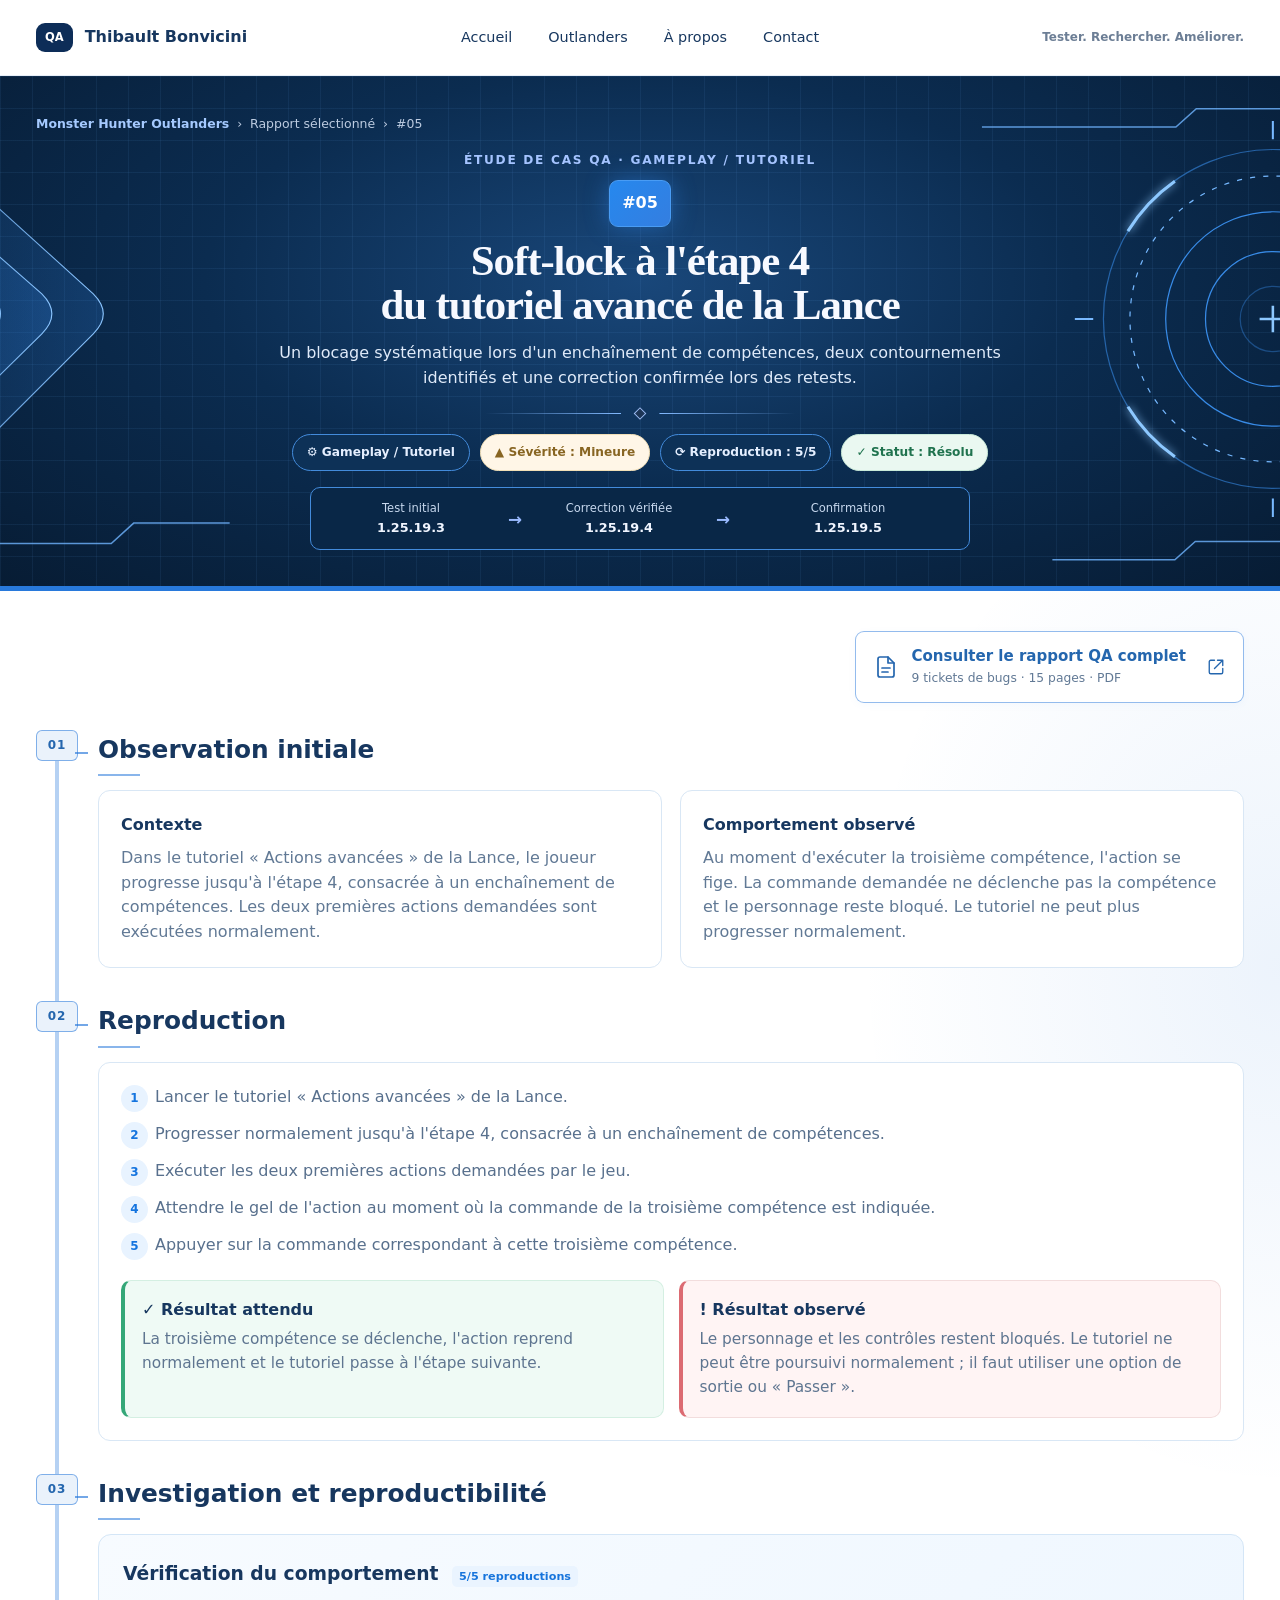
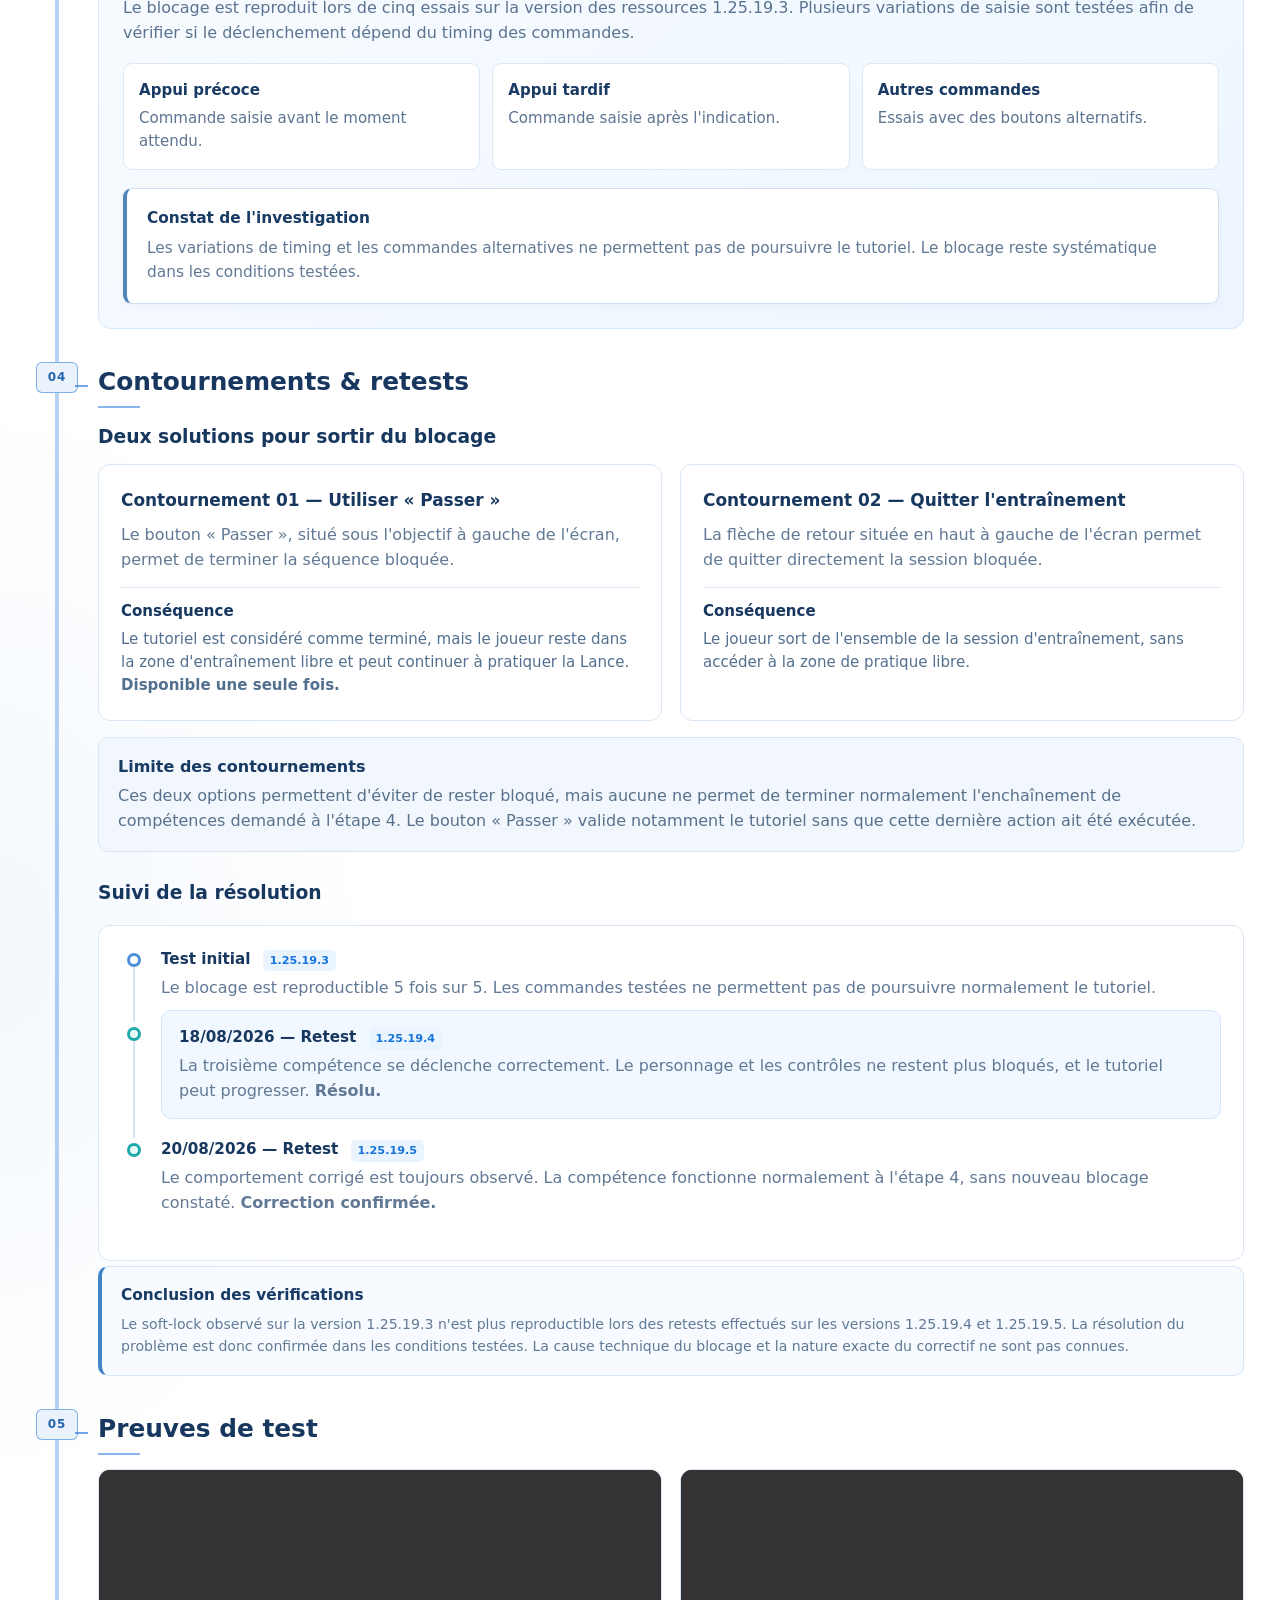
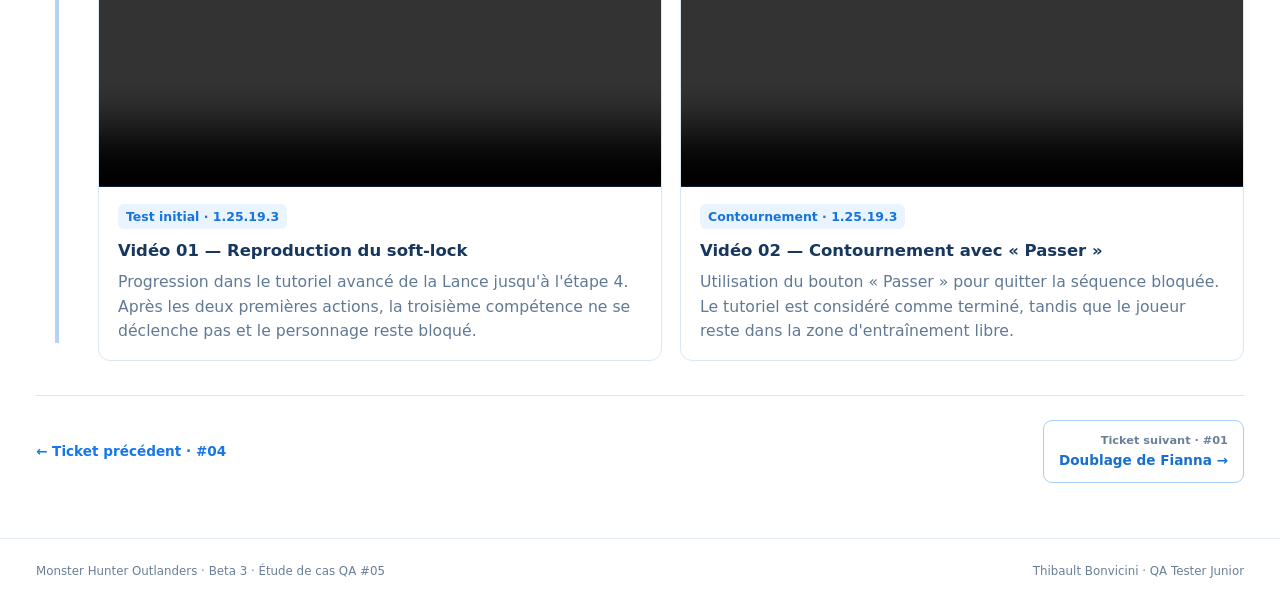
<file: projets/tickets/ticket-05.html>
<!doctype html><html lang="fr"><head><meta charset="utf-8"><meta name="viewport" content="width=device-width,initial-scale=1"><title>Ticket #05 — Monster Hunter Outlanders | Thibault Bonvicini</title><style>
:root{--navy:#0d2d58;--blue:#1677e8;--text:#17375f;--muted:#617995;--line:#d9e7f5;--pale:#f2f7fd;--green:#23875e;--red:#b13b48;--max:1420px}*{box-sizing:border-box}body{margin:0;font-family:Inter,ui-sans-serif,system-ui,-apple-system,"Segoe UI",sans-serif;color:var(--text);background:#fff;line-height:1.55}a{text-decoration:none;color:inherit}.wrap{width:min(calc(100% - 72px),var(--max));margin:auto}.top{height:76px;border-bottom:1px solid #e7eef7;background:rgba(255,255,255,.97);position:sticky;top:0;z-index:20}.top .wrap{height:100%;display:grid;grid-template-columns:1fr auto 1fr;align-items:center}.brand{font-weight:850;display:flex;align-items:center;gap:12px}.mark{background:var(--navy);color:#fff;border-radius:9px;padding:6px 9px;font-size:.72rem}.nav{display:flex;gap:36px;font-size:.9rem}.motto{text-align:right;font-size:.75rem;color:#6c7e95;font-weight:700}
.hero{position:relative;overflow:hidden;background:linear-gradient(90deg,#edf5fc,#fff 39%,#fff 61%,#edf5fc);border-bottom:1px solid var(--line)}.hero:before,.hero:after{content:"";position:absolute;top:0;bottom:0;width:45%;pointer-events:none;background:radial-gradient(ellipse at 30% 55%,rgba(40,130,220,.14),transparent 65%)}.hero:before{left:0}.hero:after{right:0;transform:scaleX(-1)}@media(max-width:850px){.hero:before,.hero:after{opacity:.45;width:50%}}.hero .wrap{position:relative;z-index:2}.hero .wrap{padding:38px 0 0;text-align:center}.crumb{font-size:.78rem;color:#67809d;margin-bottom:18px;text-align:left}.crumb a{color:var(--blue);font-weight:750}.eyebrow{font-size:.76rem;font-weight:900;letter-spacing:.08em;color:#5e7896;text-transform:uppercase}.titleline{display:flex;flex-direction:column;gap:12px;align-items:center;margin:10px 0}.num{background:linear-gradient(135deg,#237ee4,#657de2);color:#fff;border-radius:9px;padding:10px 12px;font-weight:900}.hero h1{font-family:Georgia,"Times New Roman",serif;font-size:clamp(2rem,3.35vw,3.15rem);line-height:1.03;margin:0;color:#0b2b56;letter-spacing:-.025em;font-weight:800}.lead{max-width:760px;color:#5e7692;font-size:1rem;margin:14px auto 15px}.hero-divider{width:310px;height:15px;margin:0 auto 13px;position:relative}.hero-divider:before,.hero-divider:after{content:"";position:absolute;top:7px;width:44%;height:1px;background:linear-gradient(90deg,transparent,#b8cde2)}.hero-divider:before{left:0}.hero-divider:after{right:0;transform:scaleX(-1)}.hero-divider span{position:absolute;left:50%;top:3px;width:9px;height:9px;border:1px solid #9fc1e1;transform:translateX(-50%) rotate(45deg);background:#fff}.chips{display:flex;gap:10px;flex-wrap:wrap;justify-content:center}.chip{border:1px solid var(--line);background:rgba(255,255,255,.92);border-radius:999px;padding:8px 14px;font-size:.76rem;font-weight:750}.chip.major{background:#ffe7e9;color:var(--red);border-color:#ffd8dc}.chip.status{background:#eef3f9;color:#5c718b}.version-rail{width:min(660px,94%);margin:16px auto 14px;display:grid;grid-template-columns:minmax(0,1fr) 32px minmax(0,1fr) 32px minmax(0,1.25fr);align-items:center;justify-items:center;gap:4px;border:1px solid #d6e4f2;border-radius:10px;background:rgba(255,255,255,.92);padding:12px 16px;font-size:.72rem;text-align:center}.version-rail>span:not(.version-arrow){width:100%;min-width:0}.version-rail b{display:block;color:#0f315b;font-size:.8rem}.version-arrow{text-align:center;color:#1677e8;font-size:1.05rem;font-weight:900}
main{padding:40px 0 55px}.section{margin-bottom:34px;position:relative;padding-left:62px}.section-head{display:flex;align-items:center;gap:11px;margin-bottom:14px}.section:before{content:"";position:absolute;left:20px;top:12px;bottom:-35px;width:2px;background:#d9e9f8}.section:last-of-type:before{bottom:18px}.section-head .step{position:absolute;left:0;top:-1px;width:42px;height:31px;border:1px solid #9bc8f4;border-radius:6px;background:#e7f3ff;display:grid;place-items:center}.step{color:var(--blue);font-size:.75rem;font-weight:900;letter-spacing:.08em}.section-head:after{content:"";position:absolute;left:39px;width:13px;height:2px;background:#7eb9ee}.section h2{margin:0;font-size:1.55rem}.grid2{display:grid;grid-template-columns:1fr 1fr;gap:18px}.card{border:1px solid var(--line);border-radius:12px;padding:22px;background:#fff}.card h3{margin:0 0 8px;font-size:1rem}.card h3.with-icon{display:flex;align-items:center;gap:9px}.card h3.with-icon svg{width:19px;height:19px;flex:none;color:var(--blue)}.card p{margin:0;color:var(--muted);font-size:1rem}.compare{display:grid;grid-template-columns:1fr 1fr;gap:15px}.expected,.observed{border-radius:10px;padding:17px}.expected{background:#effaf5;border:1px solid #d4efe2;border-left:4px solid #35a778}.observed{background:#fff4f4;border:1px solid #f2dddd;border-left:4px solid #dc6b72}.compare b{display:block;margin-bottom:6px}.compare p{font-size:.96rem;color:#5e7590;margin:0}
.repro{counter-reset:item;margin:0;padding:0;list-style:none;display:grid;gap:10px}.repro li{display:grid;grid-template-columns:34px 1fr;align-items:start;color:#58708d;font-size:1rem}.repro li:before{counter-increment:item;content:counter(item);width:27px;height:27px;border-radius:50%;display:grid;place-items:center;background:#e8f3ff;color:#1474df;font-weight:900;font-size:.75rem}
.invest{background:linear-gradient(135deg,#f7fbff,#edf6ff);border:1px solid #d4e6f7;border-radius:13px;padding:24px}.attempts{display:grid;grid-template-columns:repeat(4,1fr);gap:12px;margin-top:17px}.attempt{background:#fff;border:1px solid #dbe8f5;border-radius:9px;padding:15px;font-size:.94rem;color:#5c7490}.attempt b{display:block;color:#183a63;margin-bottom:5px}.result{margin-top:18px;padding:18px 20px;background:#fff;border:1px solid #cfdeed;border-left:4px solid #5286bb;border-radius:9px;color:#60758d;font-size:.98rem;box-shadow:0 3px 12px rgba(24,58,99,.035)}.result-head{display:flex;align-items:center;gap:9px;margin-bottom:7px;color:#173b64;font-weight:800;font-size:.96rem}.result-head svg{width:19px;height:19px;color:#347cc2;flex:none}.result-strong{display:block;color:#183a63;font-size:.94rem;font-weight:800;margin-bottom:4px}.result-note{margin:0;color:#617995;font-size:.96rem}
.timeline{display:grid;grid-template-columns:26px minmax(0,1fr);column-gap:14px}.rail{display:flex;flex-direction:column;align-items:center}.dot{width:14px;height:14px;border:3px solid #4c8dd9;background:#fff;border-radius:50%;margin-top:5px}.rail.retest .dot{border-color:#20a9aa;background:#e9fbf9}.rail.final .dot{border-color:#91a2b6;background:#f1f4f8}.line{width:2px;background:#d8e5f2;flex:1}.event{padding:0 0 22px}.event.retest{background:#f1f8ff;border:1px solid #d4e6f8;border-radius:10px;padding:15px 17px;margin:-12px 0 19px}.event h3{margin:0 0 4px;font-size:.95rem}.event p{margin:0;color:#627995;font-size:1rem}.diagnosis{margin-top:5px;padding:17px 19px;background:#f7fbff;border:1px solid #d4e6f7;border-left:4px solid #4385c9;border-radius:10px}.diagnosis-title{display:flex;align-items:center;gap:9px;font-size:.96rem;font-weight:850;color:#173b64;margin-bottom:7px}.diagnosis-title svg{width:19px;height:19px;flex:none;color:#317fc7}.diagnosis p{margin:0;color:#607995;font-size:.88rem}.version{display:inline-block;color:#1674dc;background:#eaf4ff;border-radius:5px;padding:2px 7px;font-size:.7rem;font-weight:800;margin-left:7px}
.proofs{display:grid;gap:20px}.proof-gallery{display:grid;grid-template-columns:repeat(2,minmax(0,1fr));gap:18px}.proof-card{border:1px solid var(--line);background:#fff;border-radius:12px;overflow:hidden}.proof-card video,.proof-card img{display:block;width:100%;aspect-ratio:16/9;object-fit:contain;background:#10223b}.proof-caption{padding:17px 19px}.proof-caption h3{font-size:1.03rem;margin:0 0 7px;color:#17375f}.proof-caption p{font-size:.98rem;color:#617995;margin:0}.proof-tag{display:inline-block;background:#eaf4ff;color:#1674dc;border-radius:6px;padding:3px 8px;font-size:.78rem;font-weight:800;margin-bottom:9px}.proof-card.retest-proof{width:75%;max-width:100%;margin-inline:auto}.proof-card.retest-proof img{object-fit:contain;background:#f0f6fc}.proof-note{font-size:.92rem;color:#627995;margin:0;padding:0 2px}@media(max-width:760px){.proof-gallery{grid-template-columns:1fr}.proof-card.retest-proof{width:100%}}.bottomnav{border-top:1px solid var(--line);padding-top:24px;display:flex;justify-content:space-between;align-items:center;font-size:.85rem}.next{border:1px solid #a9cef3;border-radius:9px;padding:11px 15px;color:#176fce;font-weight:800;text-align:right}.next small{display:block;color:#6a8098;font-weight:600}.back{color:var(--blue);font-weight:800}.pdf{border:1px solid #cfe0f1;border-radius:8px;padding:10px 14px;font-weight:750}
footer{border-top:1px solid #e8eef6;padding:23px 0;color:#6a7f97;font-size:.74rem}.foot{display:flex;justify-content:space-between}
@media(max-width:850px){.nav{display:none}.top .wrap{grid-template-columns:1fr auto}.motto{display:none}.grid2,.compare,.proofs{grid-template-columns:1fr}.attempts{grid-template-columns:1fr 1fr}.proof-gallery{grid-template-columns:1fr 1fr}}@media(max-width:560px){.wrap{width:calc(100% - 28px)}.attempts,.proof-gallery{grid-template-columns:1fr}.hero .wrap{padding-top:28px}.hero h1{font-family:Georgia,"Times New Roman",serif}.version-rail{grid-template-columns:minmax(0,1fr) 18px minmax(0,1fr) 18px minmax(0,1.3fr);gap:2px;padding:10px 6px;font-size:.64rem}.version-rail b{font-size:.72rem}.hero-divider{width:220px}.section{padding-left:48px}.section:before{left:17px}.section-head .step{width:35px}.section-head:after{left:33px;width:10px}.bottomnav,.foot{display:block}.next{display:block;margin-top:12px}.foot span{display:block;margin-top:5px}}
.attempts.three{grid-template-columns:repeat(3,minmax(0,1fr))}.workaround-grid{display:grid;grid-template-columns:repeat(2,minmax(0,1fr));gap:18px}.workaround{border:1px solid var(--line);border-radius:12px;padding:22px;background:#fff}.workaround h3{margin:0 0 9px;font-size:1.06rem}.workaround p{margin:0 0 15px;color:var(--muted)}.workaround .consequence{border-top:1px solid var(--line);padding-top:12px;color:#526f8e;font-size:.94rem}.workaround .consequence b{display:block;color:#17375f;margin-bottom:4px}.note-box{background:#f2f7fd;border:1px solid #d7e7f5;border-radius:10px;padding:17px 19px;margin-top:16px;color:#58718c}.note-box b{display:block;color:#183a63;margin-bottom:5px}.proof-placeholder{width:100%;aspect-ratio:16/9;background:linear-gradient(135deg,#122b4b,#254e7c);display:flex;flex-direction:column;align-items:center;justify-content:center;gap:8px;color:#d9eaff;text-align:center;padding:20px}.proof-placeholder strong{font-size:1.05rem}.proof-placeholder small{font-size:.85rem;color:#a9c9e7}.chip.minor{background:#fff6e7;border-color:#f1dfb7;color:#886522}.chip.resolved{background:#eaf8f1;border-color:#c9ead9;color:#20734f}@media(max-width:850px){.workaround-grid{grid-template-columns:1fr}}@media(max-width:560px){.attempts.three{grid-template-columns:1fr}}
</style><link rel="stylesheet" href="../../assets/css/qa-banners.css"><link rel="stylesheet" href="../../assets/css/qa-report.css"><link rel="stylesheet" href="../../assets/css/qa-pdf.css"></head><body>
<header class="top"><div class="wrap"><a class="brand" href="../../index.html"><span class="mark">QA</span>Thibault Bonvicini</a><nav class="nav"><a href="../../index.html">Accueil</a><a href="../outlanders.html">Outlanders</a><a href="../../index.html#apropos">À propos</a><a href="../../index.html#contact">Contact</a></nav><div class="motto">Tester. Rechercher. Améliorer.</div></div></header>
<section class="hero qa-banner qa-05"><svg class="hero-art" aria-hidden="true" viewBox="0 0 1440 500" preserveAspectRatio="xMidYMid slice" xmlns="http://www.w3.org/2000/svg"><defs><linearGradient id="chev" x1="0" x2="1" y1="0" y2="0"><stop stop-color="#16477b" stop-opacity="0"/><stop offset="1" stop-color="#3186e9" stop-opacity=".22"/></linearGradient><linearGradient id="edge" x1="0" x2="1"><stop stop-color="#458ad7" stop-opacity=".3"/><stop offset="1" stop-color="#8bc5ff"/></linearGradient><filter id="glow" x="-50%" y="-50%" width="200%" height="200%"><feGaussianBlur stdDeviation="4"/></filter></defs><g transform="translate(-20 69.9) scale(.7)" stroke="url(#edge)" stroke-width="1.5" fill="url(#chev)" stroke-linejoin="round"><path d="M-300 -330 L292 205 Q320 233 292 261 L-300 853Z"/><path d="M-300 -250 L220 205 Q248 233 220 261 L-300 773Z"/><path d="M-300 -170 L148 205 Q176 233 148 261 L-300 693Z"/></g><g transform="translate(1340 238)" fill="none" stroke="#388be7" stroke-width="1.2"><circle r="166" opacity=".6"/><circle r="140" stroke="#75b8ff" stroke-dasharray="5 8"/><circle r="105"/><circle r="66"/><circle r="32" opacity=".4"/><path d="M-13 0H13M0-13V13" stroke="#8dc8ff" stroke-width="2.5"/><path d="M-194 0h18M176 0h18M0-194v18M0 176v18" stroke="#79b9ff" stroke-width="2"/><g stroke="#8dc8ff" stroke-width="3"><path d="M-142 -86 A166 166 0 0 1 -96 -135 M-142 86 A166 166 0 0 0 -96 135" filter="url(#glow)"/><path d="M-142 -86 A166 166 0 0 1 -96 -135 M-142 86 A166 166 0 0 0 -96 135"/></g></g><g fill="none" stroke="#70b4ff" stroke-width="1.5" opacity=".8"><path d="M0 458H202l22-20h94"/><path d="M1440 32h-175l-20 18h-190"/><path d="M1440 456h-176l-20 18h-120"/></g></svg><div class="wrap"><div class="crumb"><a href="../outlanders.html">Monster Hunter Outlanders</a> &nbsp;›&nbsp; Rapport sélectionné &nbsp;›&nbsp; #05</div><div class="eyebrow">Étude de cas QA · Gameplay / Tutoriel</div><div class="titleline"><span class="num">#05</span><h1>Soft-lock à l'étape 4<br>du tutoriel avancé de la Lance</h1></div><p class="lead">Un blocage systématique lors d'un enchaînement de compétences, deux contournements identifiés et une correction confirmée lors des retests.</p><div class="hero-divider"><span></span></div><div class="chips"><span class="chip">⚙ Gameplay / Tutoriel</span><span class="chip minor">▲ Sévérité : Mineure</span><span class="chip">⟳ Reproduction : 5/5</span><span class="chip resolved">✓ Statut : Résolu</span></div><div class="version-rail"><span>Test initial<b>1.25.19.3</b></span><span class="version-arrow">→</span><span>Correction vérifiée<b>1.25.19.4</b></span><span class="version-arrow">→</span><span>Confirmation<b>1.25.19.5</b></span></div></div></section>
<main class="qa-report report-05"><div class="wrap"><div class="qa-pdf-actions"><a class="qa-pdf-button" href="../../assets/pdf/monster-hunter-outlanders-rapport-qa.pdf" target="_blank" rel="noopener" aria-label="Consulter le rapport QA complet — 9 tickets de bugs, 15 pages, PDF — ouvre un nouvel onglet"><svg aria-hidden="true" viewBox="0 0 24 24" fill="none" stroke="currentColor" stroke-width="1.7" stroke-linecap="round" stroke-linejoin="round"><path d="M14 2H6a2 2 0 0 0-2 2v16a2 2 0 0 0 2 2h12a2 2 0 0 0 2-2V8Z"/><path d="M14 2v6h6M8 13h8M8 17h6"/></svg><span class="qa-pdf-copy"><strong>Consulter le rapport QA complet</strong><small>9 tickets de bugs · 15 pages · PDF</small></span><svg class="qa-pdf-external" aria-hidden="true" viewBox="0 0 24 24" fill="none" stroke="currentColor" stroke-width="1.8" stroke-linecap="round" stroke-linejoin="round"><path d="M14 3h7v7M21 3 10 14M10 3H5a2 2 0 0 0-2 2v14a2 2 0 0 0 2 2h14a2 2 0 0 0 2-2v-5"/></svg></a></div>
<section class="section"><div class="section-head"><span class="step">01</span><h2>Observation initiale</h2></div><div class="grid2"><div class="card"><h3>Contexte</h3><p>Dans le tutoriel « Actions avancées » de la Lance, le joueur progresse jusqu'à l'étape 4, consacrée à un enchaînement de compétences. Les deux premières actions demandées sont exécutées normalement.</p></div><div class="card"><h3>Comportement observé</h3><p>Au moment d'exécuter la troisième compétence, l'action se fige. La commande demandée ne déclenche pas la compétence et le personnage reste bloqué. Le tutoriel ne peut plus progresser normalement.</p></div></div></section>
<section class="section"><div class="section-head"><span class="step">02</span><h2>Reproduction</h2></div><div class="card"><ol class="repro"><li>Lancer le tutoriel « Actions avancées » de la Lance.</li><li>Progresser normalement jusqu'à l'étape 4, consacrée à un enchaînement de compétences.</li><li>Exécuter les deux premières actions demandées par le jeu.</li><li>Attendre le gel de l'action au moment où la commande de la troisième compétence est indiquée.</li><li>Appuyer sur la commande correspondant à cette troisième compétence.</li></ol><div class="compare" style="margin-top:20px"><div class="expected"><b>✓ Résultat attendu</b><p>La troisième compétence se déclenche, l'action reprend normalement et le tutoriel passe à l'étape suivante.</p></div><div class="observed"><b>! Résultat observé</b><p>Le personnage et les contrôles restent bloqués. Le tutoriel ne peut être poursuivi normalement ; il faut utiliser une option de sortie ou « Passer ».</p></div></div></div></section>
<section class="section"><div class="section-head"><span class="step">03</span><h2>Investigation et reproductibilité</h2></div><div class="invest"><h3 style="margin:0 0 8px">Vérification du comportement <span class="version">5/5 reproductions</span></h3><p style="margin:0;color:#5b7390">Le blocage est reproduit lors de cinq essais sur la version des ressources 1.25.19.3. Plusieurs variations de saisie sont testées afin de vérifier si le déclenchement dépend du timing des commandes.</p><div class="attempts three"><div class="attempt"><b>Appui précoce</b>Commande saisie avant le moment attendu.</div><div class="attempt"><b>Appui tardif</b>Commande saisie après l'indication.</div><div class="attempt"><b>Autres commandes</b>Essais avec des boutons alternatifs.</div></div><div class="result"><div class="result-head">Constat de l'investigation</div><p class="result-note">Les variations de timing et les commandes alternatives ne permettent pas de poursuivre le tutoriel. Le blocage reste systématique dans les conditions testées.</p></div></div></section>
<section class="section"><div class="section-head"><span class="step">04</span><h2>Contournements &amp; retests</h2></div><h3 style="margin:0 0 13px">Deux solutions pour sortir du blocage</h3><div class="workaround-grid"><article class="workaround"><h3>Contournement 01 — Utiliser « Passer »</h3><p>Le bouton « Passer », situé sous l'objectif à gauche de l'écran, permet de terminer la séquence bloquée.</p><div class="consequence"><b>Conséquence</b>Le tutoriel est considéré comme terminé, mais le joueur reste dans la zone d'entraînement libre et peut continuer à pratiquer la Lance.<br><strong>Disponible une seule fois.</strong></div></article><article class="workaround"><h3>Contournement 02 — Quitter l'entraînement</h3><p>La flèche de retour située en haut à gauche de l'écran permet de quitter directement la session bloquée.</p><div class="consequence"><b>Conséquence</b>Le joueur sort de l'ensemble de la session d'entraînement, sans accéder à la zone de pratique libre.</div></article></div><div class="note-box"><b>Limite des contournements</b>Ces deux options permettent d'éviter de rester bloqué, mais aucune ne permet de terminer normalement l'enchaînement de compétences demandé à l'étape 4. Le bouton « Passer » valide notamment le tutoriel sans que cette dernière action ait été exécutée.</div><h3 style="margin:26px 0 18px">Suivi de la résolution</h3><div class="card"><div class="timeline"><div class="rail"><span class="dot"></span><span class="line"></span></div><div class="event"><h3>Test initial <span class="version">1.25.19.3</span></h3><p>Le blocage est reproductible 5 fois sur 5. Les commandes testées ne permettent pas de poursuivre normalement le tutoriel.</p></div><div class="rail retest"><span class="dot"></span><span class="line"></span></div><div class="event retest"><h3>18/08/2026 — Retest <span class="version">1.25.19.4</span></h3><p>La troisième compétence se déclenche correctement. Le personnage et les contrôles ne restent plus bloqués, et le tutoriel peut progresser. <b>Résolu.</b></p></div><div class="rail retest"><span class="dot"></span></div><div class="event"><h3>20/08/2026 — Retest <span class="version">1.25.19.5</span></h3><p>Le comportement corrigé est toujours observé. La compétence fonctionne normalement à l'étape 4, sans nouveau blocage constaté. <b>Correction confirmée.</b></p></div></div></div><div class="diagnosis"><div class="diagnosis-title">Conclusion des vérifications</div><p>Le soft-lock observé sur la version 1.25.19.3 n'est plus reproductible lors des retests effectués sur les versions 1.25.19.4 et 1.25.19.5. La résolution du problème est donc confirmée dans les conditions testées. La cause technique du blocage et la nature exacte du correctif ne sont pas connues.</p></div></section>
<section class="section"><div class="section-head"><span class="step">05</span><h2>Preuves de test</h2></div><div class="proof-gallery"><article class="proof-card"><video controls preload="metadata" playsinline aria-label="Vidéo 01 — Reproduction du soft-lock"><source src="../../assets/tickets/ticket-05/ticket-05-reproduction.mp4" type="video/mp4">Votre navigateur ne prend pas en charge la lecture vidéo.</video><div class="proof-caption"><span class="proof-tag">Test initial · 1.25.19.3</span><h3>Vidéo 01 — Reproduction du soft-lock</h3><p>Progression dans le tutoriel avancé de la Lance jusqu'à l'étape 4. Après les deux premières actions, la troisième compétence ne se déclenche pas et le personnage reste bloqué.</p></div></article><article class="proof-card"><video controls preload="metadata" playsinline aria-label="Vidéo 02 — Contournement avec Passer"><source src="../../assets/tickets/ticket-05/ticket-05-passer.mp4" type="video/mp4">Votre navigateur ne prend pas en charge la lecture vidéo.</video><div class="proof-caption"><span class="proof-tag">Contournement · 1.25.19.3</span><h3>Vidéo 02 — Contournement avec « Passer »</h3><p>Utilisation du bouton « Passer » pour quitter la séquence bloquée. Le tutoriel est considéré comme terminé, tandis que le joueur reste dans la zone d'entraînement libre.</p></div></article></div></section>
<div class="bottomnav"><a class="back" href="ticket-04.html">← Ticket précédent · #04</a><a class="next" href="ticket-01.html"><small>Ticket suivant · #01</small>Doublage de Fianna →</a></div>
</div></main><footer><div class="wrap foot"><span>Monster Hunter Outlanders · Beta 3 · Étude de cas QA #05</span><span>Thibault Bonvicini · QA Tester Junior</span></div></footer>
</body></html>
</file>
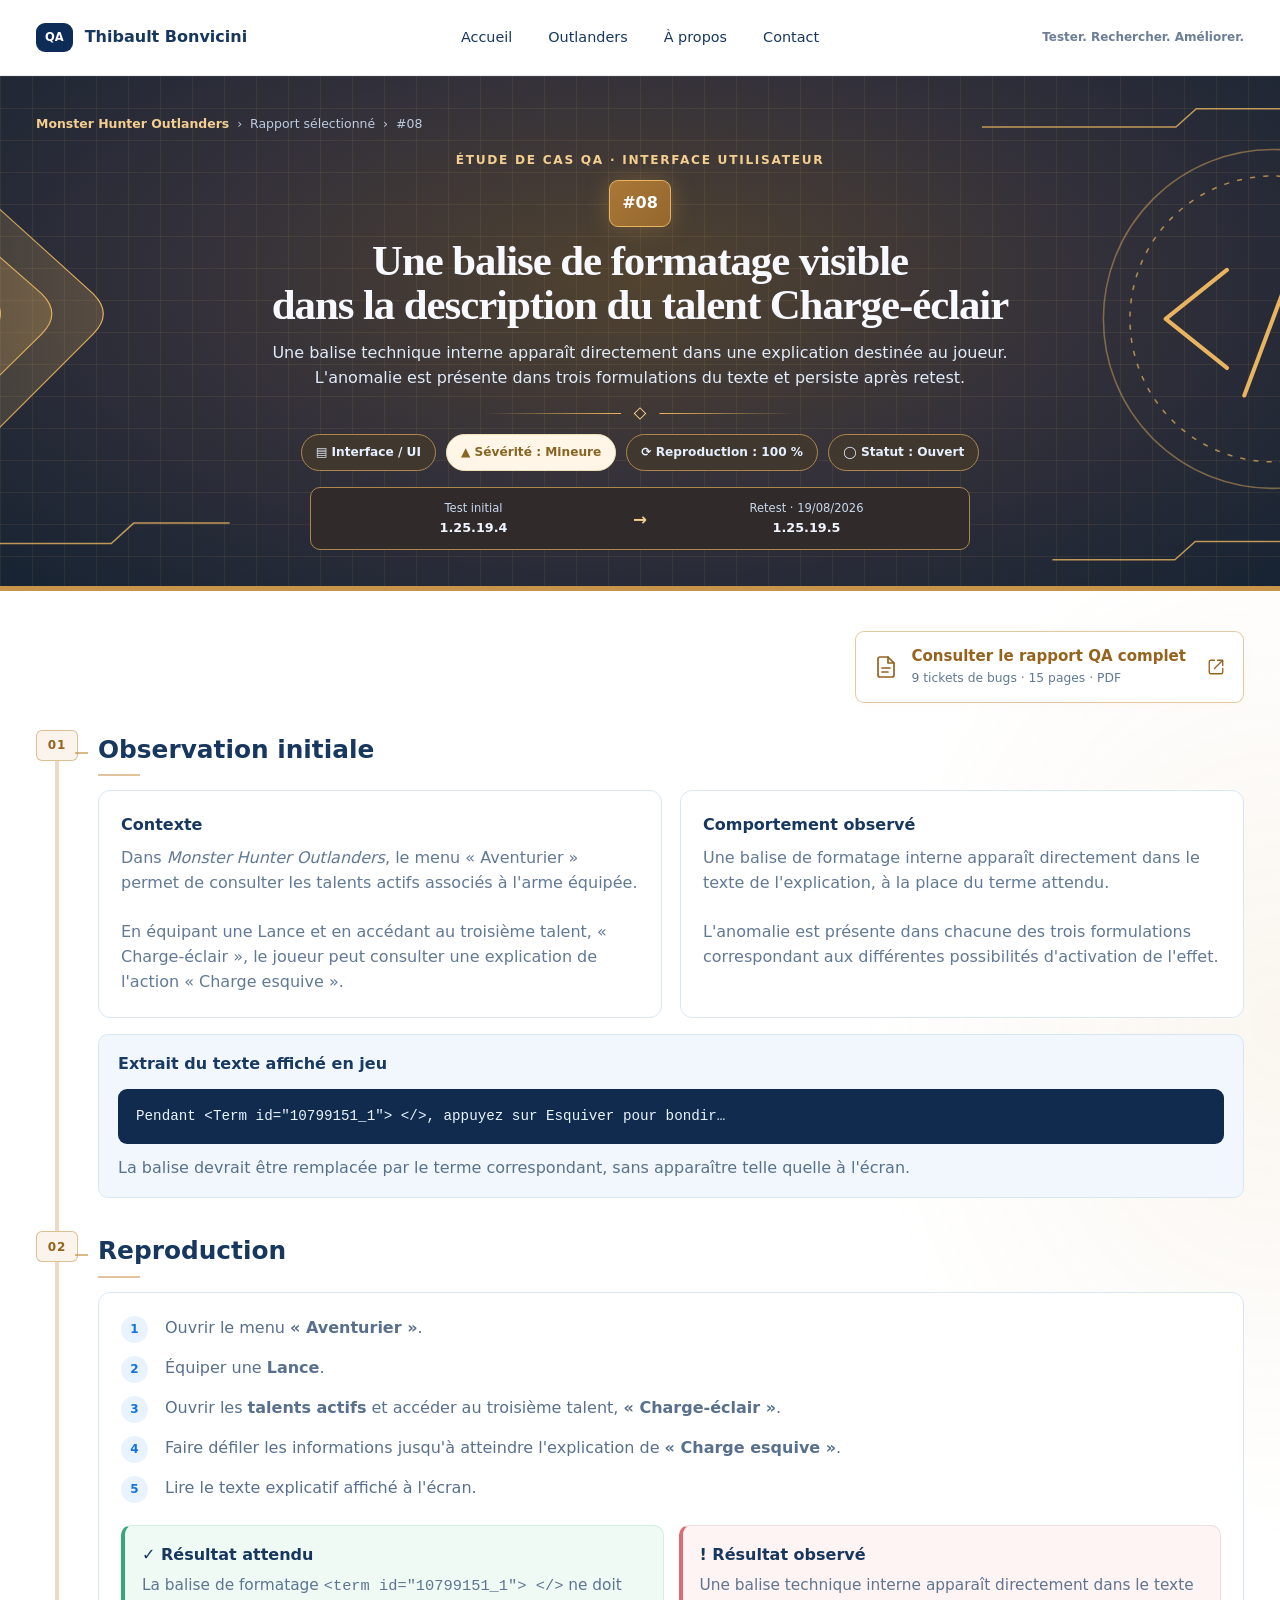
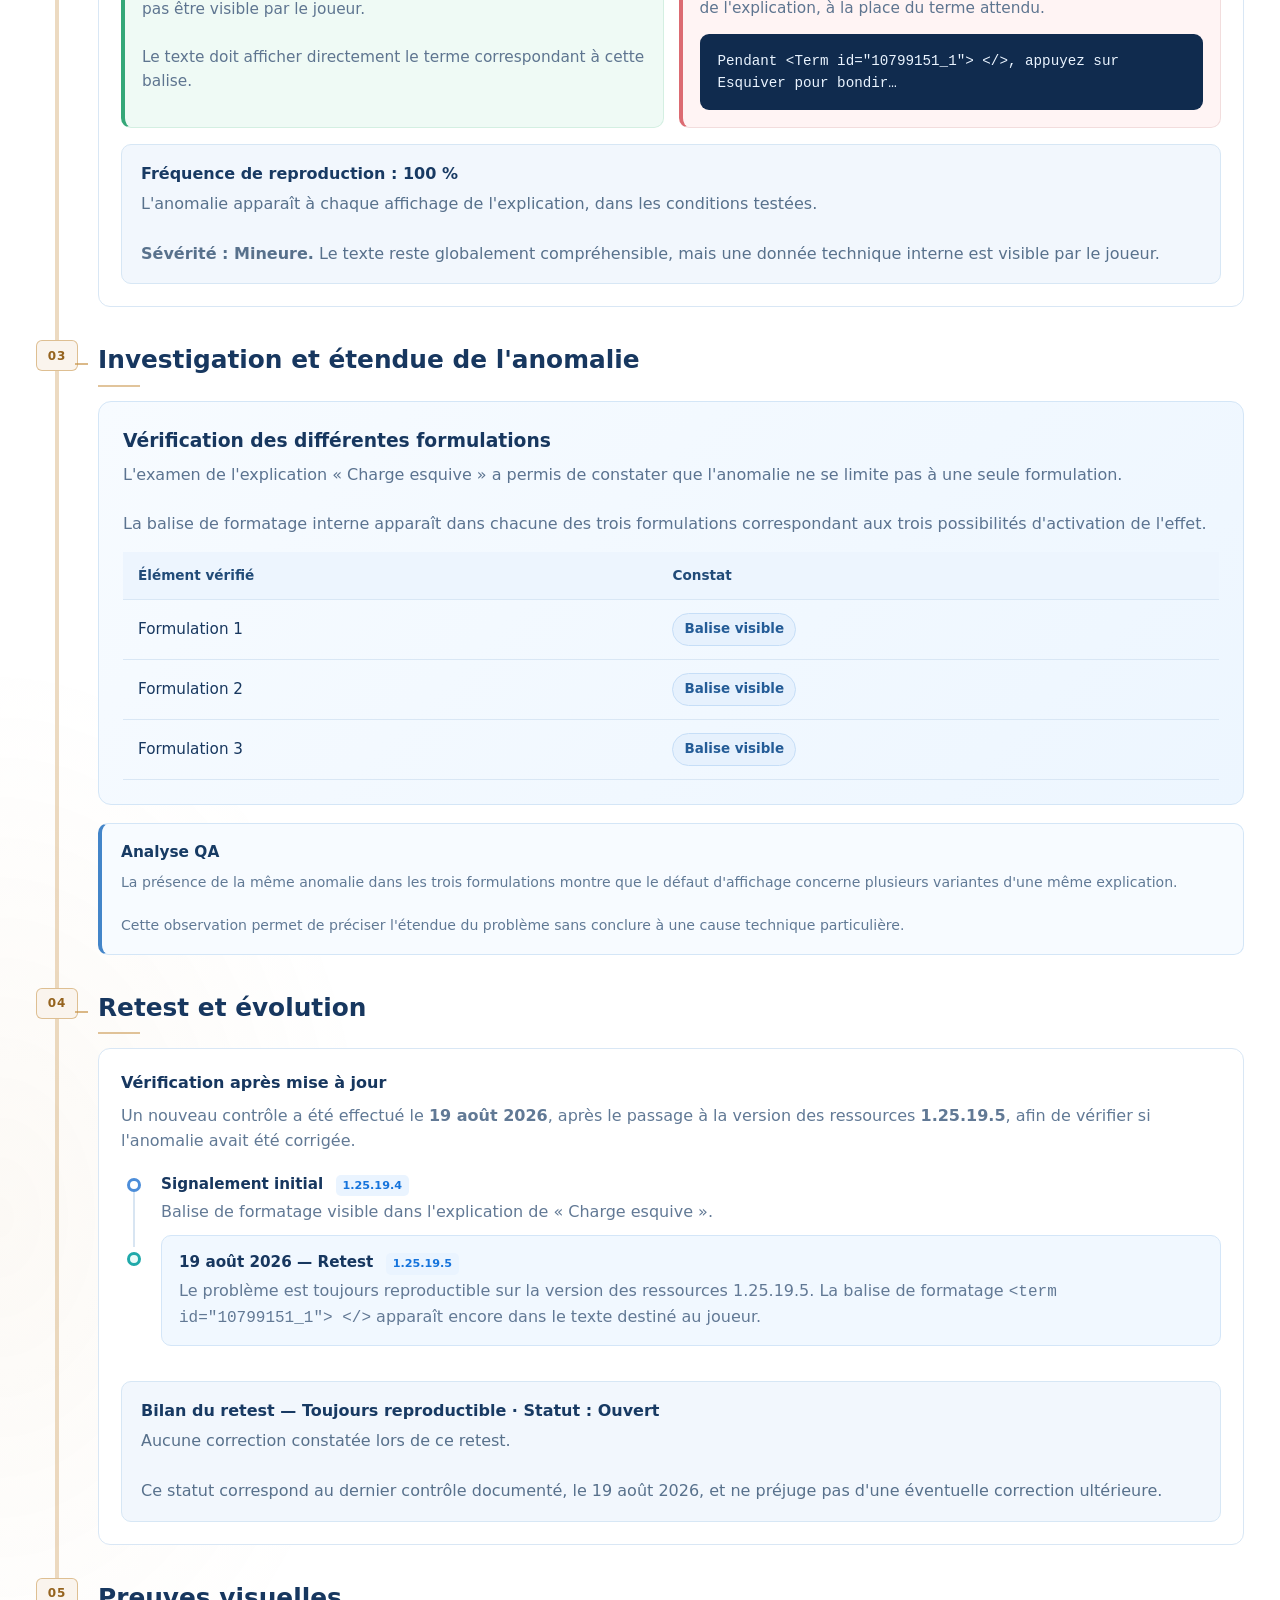
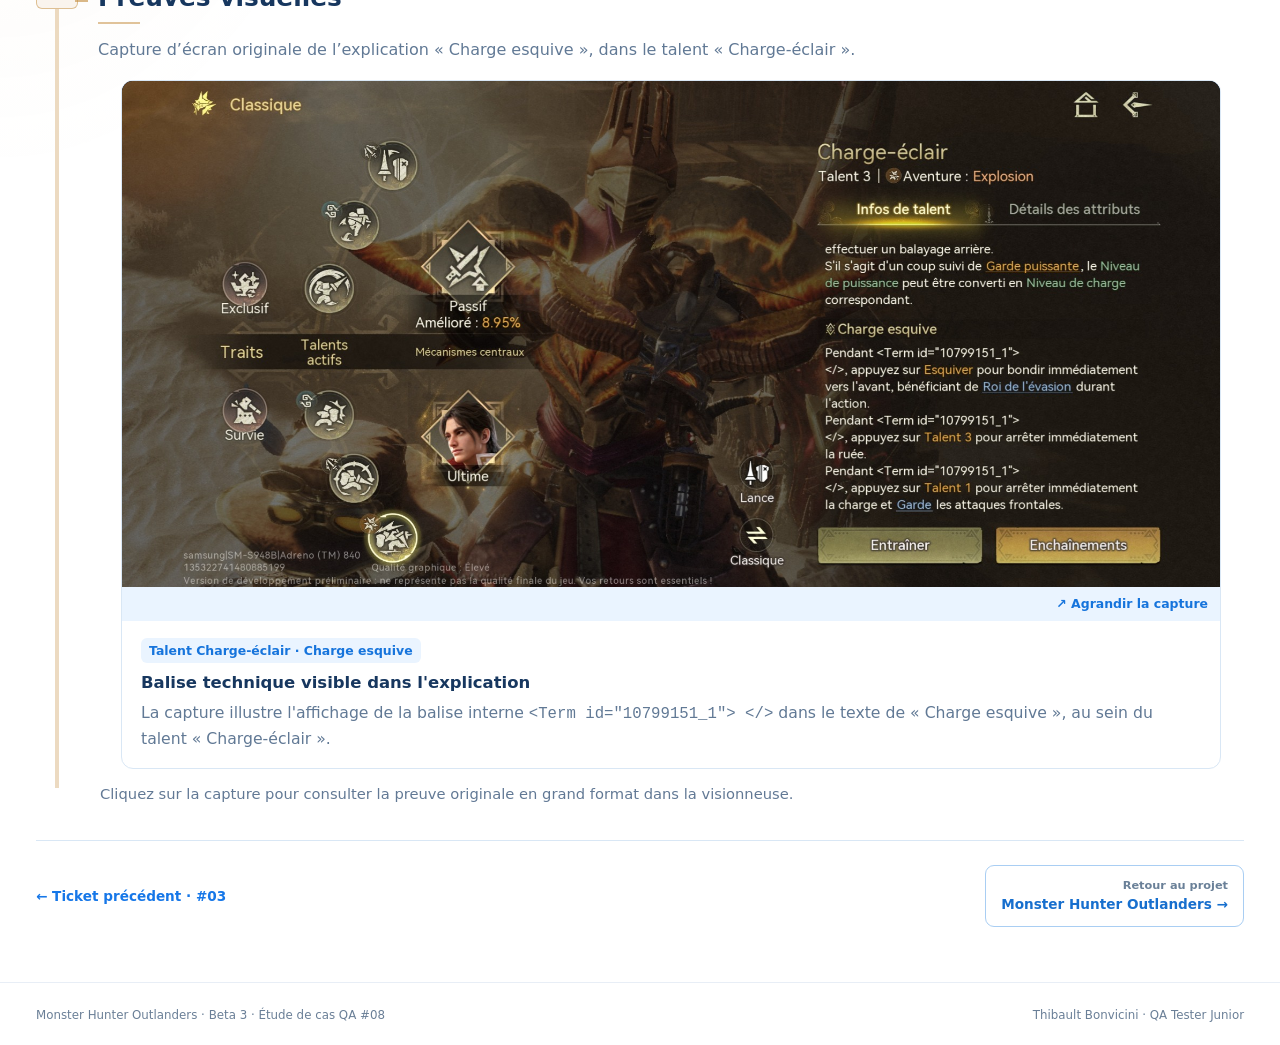
<file: projets/tickets/ticket-08.html>
<!doctype html><html lang="fr"><head><meta charset="utf-8"><meta name="viewport" content="width=device-width,initial-scale=1"><title>Ticket #08 — Monster Hunter Outlanders | Thibault Bonvicini</title><style>
:root{--navy:#0d2d58;--blue:#1677e8;--text:#17375f;--muted:#617995;--line:#d9e7f5;--pale:#f2f7fd;--green:#23875e;--red:#b13b48;--max:1420px}*{box-sizing:border-box}body{margin:0;font-family:Inter,ui-sans-serif,system-ui,-apple-system,"Segoe UI",sans-serif;color:var(--text);background:#fff;line-height:1.55}a{text-decoration:none;color:inherit}.wrap{width:min(calc(100% - 72px),var(--max));margin:auto}.top{height:76px;border-bottom:1px solid #e7eef7;background:rgba(255,255,255,.97);position:sticky;top:0;z-index:20}.top .wrap{height:100%;display:grid;grid-template-columns:1fr auto 1fr;align-items:center}.brand{font-weight:850;display:flex;align-items:center;gap:12px}.mark{background:var(--navy);color:#fff;border-radius:9px;padding:6px 9px;font-size:.72rem}.nav{display:flex;gap:36px;font-size:.9rem}.motto{text-align:right;font-size:.75rem;color:#6c7e95;font-weight:700}
.hero{position:relative;overflow:hidden;background:linear-gradient(90deg,#edf5fc,#fff 39%,#fff 61%,#edf5fc);border-bottom:1px solid var(--line)}.hero:before,.hero:after{content:"";position:absolute;top:0;bottom:0;width:45%;pointer-events:none;background:radial-gradient(ellipse at 30% 55%,rgba(40,130,220,.14),transparent 65%)}.hero:before{left:0}.hero:after{right:0;transform:scaleX(-1)}@media(max-width:850px){.hero:before,.hero:after{opacity:.45;width:50%}}.hero .wrap{position:relative;z-index:2}.hero .wrap{padding:38px 0 0;text-align:center}.crumb{font-size:.78rem;color:#67809d;margin-bottom:18px;text-align:left}.crumb a{color:var(--blue);font-weight:750}.eyebrow{font-size:.76rem;font-weight:900;letter-spacing:.08em;color:#5e7896;text-transform:uppercase}.titleline{display:flex;flex-direction:column;gap:12px;align-items:center;margin:10px 0}.num{background:linear-gradient(135deg,#237ee4,#657de2);color:#fff;border-radius:9px;padding:10px 12px;font-weight:900}.hero h1{font-family:Georgia,"Times New Roman",serif;font-size:clamp(2rem,3.35vw,3.15rem);line-height:1.03;margin:0;color:#0b2b56;letter-spacing:-.025em;font-weight:800}.lead{max-width:760px;color:#5e7692;font-size:1rem;margin:14px auto 15px}.hero-divider{width:310px;height:15px;margin:0 auto 13px;position:relative}.hero-divider:before,.hero-divider:after{content:"";position:absolute;top:7px;width:44%;height:1px;background:linear-gradient(90deg,transparent,#b8cde2)}.hero-divider:before{left:0}.hero-divider:after{right:0;transform:scaleX(-1)}.hero-divider span{position:absolute;left:50%;top:3px;width:9px;height:9px;border:1px solid #9fc1e1;transform:translateX(-50%) rotate(45deg);background:#fff}.chips{display:flex;gap:10px;flex-wrap:wrap;justify-content:center}.chip{border:1px solid var(--line);background:rgba(255,255,255,.92);border-radius:999px;padding:8px 14px;font-size:.76rem;font-weight:750}.chip.major{background:#ffe7e9;color:var(--red);border-color:#ffd8dc}.chip.status{background:#eef3f9;color:#5c718b}.version-rail{width:min(660px,94%);margin:16px auto 14px;display:grid;grid-template-columns:minmax(0,1fr) 32px minmax(0,1fr) 32px minmax(0,1.25fr);align-items:center;justify-items:center;gap:4px;border:1px solid #d6e4f2;border-radius:10px;background:rgba(255,255,255,.92);padding:12px 16px;font-size:.72rem;text-align:center}.version-rail>span:not(.version-arrow){width:100%;min-width:0}.version-rail b{display:block;color:#0f315b;font-size:.8rem}.version-arrow{text-align:center;color:#1677e8;font-size:1.05rem;font-weight:900}
main{padding:40px 0 55px}.section{margin-bottom:34px;position:relative;padding-left:62px}.section-head{display:flex;align-items:center;gap:11px;margin-bottom:14px}.section:before{content:"";position:absolute;left:20px;top:12px;bottom:-35px;width:2px;background:#d9e9f8}.section:last-of-type:before{bottom:18px}.section-head .step{position:absolute;left:0;top:-1px;width:42px;height:31px;border:1px solid #9bc8f4;border-radius:6px;background:#e7f3ff;display:grid;place-items:center}.step{color:var(--blue);font-size:.75rem;font-weight:900;letter-spacing:.08em}.section-head:after{content:"";position:absolute;left:39px;width:13px;height:2px;background:#7eb9ee}.section h2{margin:0;font-size:1.55rem}.grid2{display:grid;grid-template-columns:1fr 1fr;gap:18px}.card{border:1px solid var(--line);border-radius:12px;padding:22px;background:#fff}.card h3{margin:0 0 8px;font-size:1rem}.card h3.with-icon{display:flex;align-items:center;gap:9px}.card h3.with-icon svg{width:19px;height:19px;flex:none;color:var(--blue)}.card p{margin:0;color:var(--muted);font-size:1rem}.compare{display:grid;grid-template-columns:1fr 1fr;gap:15px}.expected,.observed{border-radius:10px;padding:17px}.expected{background:#effaf5;border:1px solid #d4efe2;border-left:4px solid #35a778}.observed{background:#fff4f4;border:1px solid #f2dddd;border-left:4px solid #dc6b72}.compare b{display:block;margin-bottom:6px}.compare p{font-size:.96rem;color:#5e7590;margin:0}
.repro{counter-reset:item;margin:0;padding:0;list-style:none;display:grid;gap:10px}.repro li{display:grid;grid-template-columns:34px 1fr;align-items:start;color:#58708d;font-size:1rem}.repro li:before{counter-increment:item;content:counter(item);width:27px;height:27px;border-radius:50%;display:grid;place-items:center;background:#e8f3ff;color:#1474df;font-weight:900;font-size:.75rem}
.invest{background:linear-gradient(135deg,#f7fbff,#edf6ff);border:1px solid #d4e6f7;border-radius:13px;padding:24px}.attempts{display:grid;grid-template-columns:repeat(4,1fr);gap:12px;margin-top:17px}.attempt{background:#fff;border:1px solid #dbe8f5;border-radius:9px;padding:15px;font-size:.94rem;color:#5c7490}.attempt b{display:block;color:#183a63;margin-bottom:5px}.result{margin-top:18px;padding:18px 20px;background:#fff;border:1px solid #cfdeed;border-left:4px solid #5286bb;border-radius:9px;color:#60758d;font-size:.98rem;box-shadow:0 3px 12px rgba(24,58,99,.035)}.result-head{display:flex;align-items:center;gap:9px;margin-bottom:7px;color:#173b64;font-weight:800;font-size:.96rem}.result-head svg{width:19px;height:19px;color:#347cc2;flex:none}.result-strong{display:block;color:#183a63;font-size:.94rem;font-weight:800;margin-bottom:4px}.result-note{margin:0;color:#617995;font-size:.96rem}
.timeline{display:grid;grid-template-columns:26px minmax(0,1fr);column-gap:14px}.rail{display:flex;flex-direction:column;align-items:center}.dot{width:14px;height:14px;border:3px solid #4c8dd9;background:#fff;border-radius:50%;margin-top:5px}.rail.retest .dot{border-color:#20a9aa;background:#e9fbf9}.rail.final .dot{border-color:#91a2b6;background:#f1f4f8}.line{width:2px;background:#d8e5f2;flex:1}.event{padding:0 0 22px}.event.retest{background:#f1f8ff;border:1px solid #d4e6f8;border-radius:10px;padding:15px 17px;margin:-12px 0 19px}.event h3{margin:0 0 4px;font-size:.95rem}.event p{margin:0;color:#627995;font-size:1rem}.diagnosis{margin-top:5px;padding:17px 19px;background:#f7fbff;border:1px solid #d4e6f7;border-left:4px solid #4385c9;border-radius:10px}.diagnosis-title{display:flex;align-items:center;gap:9px;font-size:.96rem;font-weight:850;color:#173b64;margin-bottom:7px}.diagnosis-title svg{width:19px;height:19px;flex:none;color:#317fc7}.diagnosis p{margin:0;color:#607995;font-size:.88rem}.version{display:inline-block;color:#1674dc;background:#eaf4ff;border-radius:5px;padding:2px 7px;font-size:.7rem;font-weight:800;margin-left:7px}
.proofs{display:grid;gap:20px}.proof-gallery{display:grid;grid-template-columns:repeat(2,minmax(0,1fr));gap:18px}.proof-card{border:1px solid var(--line);background:#fff;border-radius:12px;overflow:hidden}.proof-card video,.proof-card img{display:block;width:100%;aspect-ratio:16/9;object-fit:contain;background:#10223b}.proof-caption{padding:17px 19px}.proof-caption h3{font-size:1.03rem;margin:0 0 7px;color:#17375f}.proof-caption p{font-size:.98rem;color:#617995;margin:0}.proof-tag{display:inline-block;background:#eaf4ff;color:#1674dc;border-radius:6px;padding:3px 8px;font-size:.78rem;font-weight:800;margin-bottom:9px}.proof-card.retest-proof{width:75%;max-width:100%;margin-inline:auto}.proof-card.retest-proof img{object-fit:contain;background:#f0f6fc}.proof-note{font-size:.92rem;color:#627995;margin:0;padding:0 2px}@media(max-width:760px){.proof-gallery{grid-template-columns:1fr}.proof-card.retest-proof{width:100%}}.bottomnav{border-top:1px solid var(--line);padding-top:24px;display:flex;justify-content:space-between;align-items:center;font-size:.85rem}.next{border:1px solid #a9cef3;border-radius:9px;padding:11px 15px;color:#176fce;font-weight:800;text-align:right}.next small{display:block;color:#6a8098;font-weight:600}.back{color:var(--blue);font-weight:800}.pdf{border:1px solid #cfe0f1;border-radius:8px;padding:10px 14px;font-weight:750}
footer{border-top:1px solid #e8eef6;padding:23px 0;color:#6a7f97;font-size:.74rem}.foot{display:flex;justify-content:space-between}
@media(max-width:850px){.nav{display:none}.top .wrap{grid-template-columns:1fr auto}.motto{display:none}.grid2,.compare,.proofs{grid-template-columns:1fr}.attempts{grid-template-columns:1fr 1fr}.proof-gallery{grid-template-columns:1fr 1fr}}@media(max-width:560px){.wrap{width:calc(100% - 28px)}.attempts,.proof-gallery{grid-template-columns:1fr}.hero .wrap{padding-top:28px}.hero h1{font-family:Georgia,"Times New Roman",serif}.version-rail{grid-template-columns:minmax(0,1fr) 18px minmax(0,1fr) 18px minmax(0,1.3fr);gap:2px;padding:10px 6px;font-size:.64rem}.version-rail b{font-size:.72rem}.hero-divider{width:220px}.section{padding-left:48px}.section:before{left:17px}.section-head .step{width:35px}.section-head:after{left:33px;width:10px}.bottomnav,.foot{display:block}.next{display:block;margin-top:12px}.foot span{display:block;margin-top:5px}}
.attempts.three{grid-template-columns:repeat(3,minmax(0,1fr))}.workaround-grid{display:grid;grid-template-columns:repeat(2,minmax(0,1fr));gap:18px}.workaround{border:1px solid var(--line);border-radius:12px;padding:22px;background:#fff}.workaround h3{margin:0 0 9px;font-size:1.06rem}.workaround p{margin:0 0 15px;color:var(--muted)}.workaround .consequence{border-top:1px solid var(--line);padding-top:12px;color:#526f8e;font-size:.94rem}.workaround .consequence b{display:block;color:#17375f;margin-bottom:4px}.note-box{background:#f2f7fd;border:1px solid #d7e7f5;border-radius:10px;padding:17px 19px;margin-top:16px;color:#58718c}.note-box b{display:block;color:#183a63;margin-bottom:5px}.proof-placeholder{width:100%;aspect-ratio:16/9;background:linear-gradient(135deg,#122b4b,#254e7c);display:flex;flex-direction:column;align-items:center;justify-content:center;gap:8px;color:#d9eaff;text-align:center;padding:20px}.proof-placeholder strong{font-size:1.05rem}.proof-placeholder small{font-size:.85rem;color:#a9c9e7}.chip.minor{background:#fff6e7;border-color:#f1dfb7;color:#886522}.chip.resolved{background:#eaf8f1;border-color:#c9ead9;color:#20734f}@media(max-width:850px){.workaround-grid{grid-template-columns:1fr}}@media(max-width:560px){.attempts.three{grid-template-columns:1fr}} .language-table{width:100%;border-collapse:collapse;margin-top:15px}.language-table th,.language-table td{padding:13px 15px;text-align:left;border-bottom:1px solid var(--line)}.language-table th{background:#edf5fe;color:#214b78;font-size:.85rem}.language-table td{font-size:.95rem}.language-table .ok{color:#20734f;font-weight:800}.language-table .fail{color:#b13b48;font-weight:800}.proof-gallery.three{grid-template-columns:repeat(3,minmax(0,1fr))}.proof-gallery.three .proof-caption{padding:15px}.proof-gallery.three .proof-caption p{font-size:.91rem}@media(max-width:1050px){.proof-gallery.three{grid-template-columns:1fr 1fr}}@media(max-width:650px){.proof-gallery.three{grid-template-columns:1fr}}  .repro li{display:list-item;position:relative;padding-left:44px;min-height:30px;line-height:1.6}.repro li:before{position:absolute;left:0;top:1px}.language-table .ok,.language-table .fail{color:#526b85;font-weight:650}.language-table .ok{color:#426c66}.language-table .fail{color:#67798e} .language-table td .status-pill{display:inline-block;padding:5px 11px;border-radius:999px;background:#e6f1fd;border:1px solid #c6def7;color:#245c97;font-size:.84rem;font-weight:750;white-space:nowrap}.language-table .ok,.language-table .fail{color:inherit;font-weight:normal}.proof-placeholder{aspect-ratio:4/3;background:linear-gradient(135deg,#e9f3fe,#dbeaf9);border-bottom:1px solid #c8dff5;color:#376a9f}.proof-placeholder strong{color:#244d7d}.proof-placeholder small{color:#6486a8}.proof-gallery.three .proof-card{overflow:hidden}.language-table td .status-pill{white-space:normal}.term-table-wrap{overflow-x:auto}.proof-caption h3{line-height:1.35}
.code-sample{background:#102b4e;color:#eaf4ff;border-radius:9px;padding:16px 18px;font-family:ui-monospace,SFMono-Regular,Consolas,monospace;font-size:.89rem;overflow-wrap:anywhere;margin-top:13px}.language-table td .status-pill{white-space:nowrap}@media(max-width:650px){.language-table td .status-pill{white-space:normal}}
.proof-image-link{display:block;position:relative;background:#10223b}.proof-image-link img{width:100%;height:auto;aspect-ratio:auto;object-fit:contain}.proof-zoom{display:block;padding:7px 12px;background:#eaf4ff;color:#1674dc;font-size:.78rem;font-weight:800;text-align:right}.proof-image-link:hover .proof-zoom{text-decoration:underline}.proof-image-link:focus-visible{outline:3px solid #1677e8;outline-offset:-3px}</style><link rel="stylesheet" href="../../assets/css/qa-lightbox.css"><script src="../../assets/js/qa-lightbox.js" defer></script><link rel="stylesheet" href="../../assets/css/qa-banners.css"><link rel="stylesheet" href="../../assets/css/qa-report.css"><link rel="stylesheet" href="../../assets/css/qa-pdf.css"></head><body><header class="top"><div class="wrap"><a class="brand" href="../../index.html"><span class="mark">QA</span>Thibault Bonvicini</a><nav class="nav"><a href="../../index.html">Accueil</a><a href="../outlanders.html">Outlanders</a><a href="../../index.html#apropos">À propos</a><a href="../../index.html#contact">Contact</a></nav><div class="motto">Tester. Rechercher. Améliorer.</div></div></header>

<section class="hero qa-banner qa-08"><svg class="hero-art" aria-hidden="true" viewBox="0 0 1440 500" preserveAspectRatio="xMidYMid slice" xmlns="http://www.w3.org/2000/svg"><defs><linearGradient id="chev" x1="0" x2="1" y1="0" y2="0"><stop stop-color="#e8b45f" stop-opacity="0"/><stop offset="1" stop-color="#e8b45f" stop-opacity=".22"/></linearGradient><linearGradient id="edge" x1="0" x2="1"><stop stop-color="#e8b45f" stop-opacity=".3"/><stop offset="1" stop-color="#e8b45f"/></linearGradient><filter id="glow" x="-50%" y="-50%" width="200%" height="200%"><feGaussianBlur stdDeviation="4"/></filter></defs><g transform="translate(-20 69.9) scale(.7)" stroke="url(#edge)" stroke-width="1.5" fill="url(#chev)" stroke-linejoin="round"><path d="M-300 -330 L292 205 Q320 233 292 261 L-300 853Z"/><path d="M-300 -250 L220 205 Q248 233 220 261 L-300 773Z"/><path d="M-300 -170 L148 205 Q176 233 148 261 L-300 693Z"/></g><g transform="translate(1340 238)" fill="none" stroke="#e8b45f" stroke-width="1.5"><circle r="166" opacity=".45"/><circle r="140" stroke-dasharray="5 8" opacity=".7"/><path d="M-45 -48L-105 0L-45 48M45 -48L105 0L45 48M28 -75L-28 75" stroke-width="4" stroke-linejoin="round" stroke-linecap="round"/></g><g fill="none" stroke="#e8b45f" stroke-width="1.5" opacity=".8"><path d="M0 458H202l22-20h94"/><path d="M1440 32h-175l-20 18h-190"/><path d="M1440 456h-176l-20 18h-120"/></g></svg><div class="wrap"><div class="crumb"><a href="../outlanders.html">Monster Hunter Outlanders</a> &nbsp;›&nbsp; Rapport sélectionné &nbsp;›&nbsp; #08</div><div class="eyebrow">Étude de cas QA · Interface utilisateur</div><div class="titleline"><span class="num">#08</span><h1>Une balise de formatage visible<br>dans la description du talent Charge-éclair</h1></div><p class="lead">Une balise technique interne apparaît directement dans une explication destinée au joueur. L'anomalie est présente dans trois formulations du texte et persiste après retest.</p><div class="hero-divider"><span></span></div><div class="chips"><span class="chip">▤ Interface / UI</span><span class="chip minor">▲ Sévérité : Mineure</span><span class="chip">⟳ Reproduction : 100 %</span><span class="chip status">◯ Statut : Ouvert</span></div><div class="version-rail" style="grid-template-columns:minmax(0,1fr) 32px minmax(0,1fr)"><span>Test initial<b>1.25.19.4</b></span><span class="version-arrow">→</span><span>Retest · 19/08/2026<b>1.25.19.5</b></span></div></div></section><main class="qa-report report-08"><div class="wrap"><div class="qa-pdf-actions"><a class="qa-pdf-button" href="../../assets/pdf/monster-hunter-outlanders-rapport-qa.pdf" target="_blank" rel="noopener" aria-label="Consulter le rapport QA complet — 9 tickets de bugs, 15 pages, PDF — ouvre un nouvel onglet"><svg aria-hidden="true" viewBox="0 0 24 24" fill="none" stroke="currentColor" stroke-width="1.7" stroke-linecap="round" stroke-linejoin="round"><path d="M14 2H6a2 2 0 0 0-2 2v16a2 2 0 0 0 2 2h12a2 2 0 0 0 2-2V8Z"/><path d="M14 2v6h6M8 13h8M8 17h6"/></svg><span class="qa-pdf-copy"><strong>Consulter le rapport QA complet</strong><small>9 tickets de bugs · 15 pages · PDF</small></span><svg class="qa-pdf-external" aria-hidden="true" viewBox="0 0 24 24" fill="none" stroke="currentColor" stroke-width="1.8" stroke-linecap="round" stroke-linejoin="round"><path d="M14 3h7v7M21 3 10 14M10 3H5a2 2 0 0 0-2 2v14a2 2 0 0 0 2 2h14a2 2 0 0 0 2-2v-5"/></svg></a></div>
<section class="section"><div class="section-head"><span class="step">01</span><h2>Observation initiale</h2></div><div class="grid2"><div class="card"><h3>Contexte</h3><p>Dans <em>Monster Hunter Outlanders</em>, le menu « Aventurier » permet de consulter les talents actifs associés à l'arme équipée.<br><br>En équipant une Lance et en accédant au troisième talent, « Charge-éclair », le joueur peut consulter une explication de l'action « Charge esquive ».</p></div><div class="card"><h3>Comportement observé</h3><p>Une balise de formatage interne apparaît directement dans le texte de l'explication, à la place du terme attendu.<br><br>L'anomalie est présente dans chacune des trois formulations correspondant aux différentes possibilités d'activation de l'effet.</p></div></div><div class="note-box"><b>Extrait du texte affiché en jeu</b><div class="code-sample">Pendant &lt;Term id="10799151_1"&gt; &lt;/&gt;, appuyez sur Esquiver pour bondir…</div><p style="margin:12px 0 0">La balise devrait être remplacée par le terme correspondant, sans apparaître telle quelle à l'écran.</p></div></section>
<section class="section"><div class="section-head"><span class="step">02</span><h2>Reproduction</h2></div><div class="card"><ol class="repro"><li>Ouvrir le menu <strong>« Aventurier »</strong>.</li><li>Équiper une <strong>Lance</strong>.</li><li>Ouvrir les <strong>talents actifs</strong> et accéder au troisième talent, <strong>« Charge-éclair »</strong>.</li><li>Faire défiler les informations jusqu'à atteindre l'explication de <strong>« Charge esquive »</strong>.</li><li>Lire le texte explicatif affiché à l'écran.</li></ol><div class="compare" style="margin-top:20px"><div class="expected"><b>✓ Résultat attendu</b><p>La balise de formatage <code>&lt;term id="10799151_1"&gt; &lt;/&gt;</code> ne doit pas être visible par le joueur.<br><br>Le texte doit afficher directement le terme correspondant à cette balise.</p></div><div class="observed"><b>! Résultat observé</b><p>Une balise technique interne apparaît directement dans le texte de l'explication, à la place du terme attendu.</p><div class="code-sample">Pendant &lt;Term id="10799151_1"&gt; &lt;/&gt;, appuyez sur Esquiver pour bondir…</div></div></div><div class="note-box"><b>Fréquence de reproduction : 100 %</b>L'anomalie apparaît à chaque affichage de l'explication, dans les conditions testées.<br><br><strong>Sévérité : Mineure.</strong> Le texte reste globalement compréhensible, mais une donnée technique interne est visible par le joueur.</div></div></section>
<section class="section"><div class="section-head"><span class="step">03</span><h2>Investigation et étendue de l'anomalie</h2></div><div class="invest"><h3 style="margin:0 0 8px">Vérification des différentes formulations</h3><p style="margin:0;color:#5b7390">L'examen de l'explication « Charge esquive » a permis de constater que l'anomalie ne se limite pas à une seule formulation.<br><br>La balise de formatage interne apparaît dans chacune des trois formulations correspondant aux trois possibilités d'activation de l'effet.</p><div class="term-table-wrap"><table class="language-table"><thead><tr><th>Élément vérifié</th><th>Constat</th></tr></thead><tbody><tr><td>Formulation 1</td><td><span class="status-pill">Balise visible</span></td></tr><tr><td>Formulation 2</td><td><span class="status-pill">Balise visible</span></td></tr><tr><td>Formulation 3</td><td><span class="status-pill">Balise visible</span></td></tr></tbody></table></div></div><div class="diagnosis" style="margin-top:18px"><div class="diagnosis-title">Analyse QA</div><p>La présence de la même anomalie dans les trois formulations montre que le défaut d'affichage concerne plusieurs variantes d'une même explication.<br><br>Cette observation permet de préciser l'étendue du problème sans conclure à une cause technique particulière.</p></div></section>
<section class="section"><div class="section-head"><span class="step">04</span><h2>Retest et évolution</h2></div><div class="card"><h3>Vérification après mise à jour</h3><p style="color:#617995;margin:0 0 19px">Un nouveau contrôle a été effectué le <strong>19 août 2026</strong>, après le passage à la version des ressources <strong>1.25.19.5</strong>, afin de vérifier si l'anomalie avait été corrigée.</p><div class="timeline"><div class="rail"><span class="dot"></span><span class="line"></span></div><div class="event"><h3>Signalement initial <span class="version">1.25.19.4</span></h3><p>Balise de formatage visible dans l'explication de « Charge esquive ».</p></div><div class="rail retest"><span class="dot"></span></div><div class="event retest"><h3>19 août 2026 — Retest <span class="version">1.25.19.5</span></h3><p>Le problème est toujours reproductible sur la version des ressources 1.25.19.5. La balise de formatage <code>&lt;term id="10799151_1"&gt; &lt;/&gt;</code> apparaît encore dans le texte destiné au joueur.</p></div></div><div class="note-box"><b>Bilan du retest — Toujours reproductible · Statut : Ouvert</b>Aucune correction constatée lors de ce retest.<br><br>Ce statut correspond au dernier contrôle documenté, le 19 août 2026, et ne préjuge pas d'une éventuelle correction ultérieure.</div></div></section>
<section class="section"><div class="section-head"><span class="step">05</span><h2>Preuves visuelles</h2></div><p style="color:#617995;margin:0 0 17px">Capture d’écran originale de l’explication « Charge esquive », dans le talent « Charge-éclair ».</p><div class="proof-gallery" style="grid-template-columns:minmax(0,1100px);justify-content:center"><article class="proof-card"><a class="proof-image-link" href="../../assets/tickets/ticket-08/Ticket_08_Balise_Term.jpg" aria-label="Agrandir la preuve : balises techniques visibles dans la description du talent Charge-éclair"><img src="../../assets/tickets/ticket-08/Ticket_08_Balise_Term.jpg" alt="Balises techniques Term visibles dans les trois formulations de Charge esquive, dans la description du talent Charge-éclair" width="2048" height="945" loading="lazy"><span class="proof-zoom">↗ Agrandir la capture</span></a><div class="proof-caption"><span class="proof-tag">Talent Charge-éclair · Charge esquive</span><h3>Balise technique visible dans l'explication</h3><p>La capture illustre l'affichage de la balise interne <code>&lt;Term id="10799151_1"&gt; &lt;/&gt;</code> dans le texte de « Charge esquive », au sein du talent « Charge-éclair ».</p></div></article></div><p class="proof-note" style="margin-top:14px">Cliquez sur la capture pour consulter la preuve originale en grand format dans la visionneuse.</p></section>
<div class="bottomnav"><a class="back" href="ticket-03.html">← Ticket précédent · #03</a><a class="next" href="../outlanders.html"><small>Retour au projet</small>Monster Hunter Outlanders →</a></div></div></main><footer><div class="wrap foot"><span>Monster Hunter Outlanders · Beta 3 · Étude de cas QA #08</span><span>Thibault Bonvicini · QA Tester Junior</span></div></footer></body></html>
</file>
<file: assets/css/qa-pdf.css>
/* Shared link to the complete QA report. */
.qa-pdf-actions{display:flex;justify-content:flex-end;margin:0 0 28px}
.qa-pdf-button{--pdf-rgb:var(--report-rgb,40,121,219);--pdf-ink:var(--report-ink,#2466ae);display:flex;align-items:center;gap:13px;max-width:100%;padding:14px 18px;border:1px solid rgba(var(--pdf-rgb),.5);border-radius:9px;background:#fff;color:var(--pdf-ink);text-decoration:none;box-shadow:0 2px 8px rgba(var(--pdf-rgb),.04);transition:background-color .15s,box-shadow .15s,border-color .15s}
.qa-pdf-button:hover{background:rgba(var(--pdf-rgb),.045);border-color:var(--pdf-ink);box-shadow:0 4px 12px rgba(var(--pdf-rgb),.1)}
.qa-pdf-button:focus-visible{outline:3px solid var(--pdf-ink);outline-offset:4px}
.qa-pdf-button svg{width:24px;height:24px;flex:none}
.qa-pdf-button .qa-pdf-external{width:18px;height:18px;margin-left:8px}
.qa-pdf-copy{min-width:0}.qa-pdf-copy strong{display:block;font-size:.94rem;line-height:1.4;font-weight:750}.qa-pdf-copy small{display:block;margin-top:3px;font-size:.77rem;line-height:1.4;color:#617995}
.qa-pdf-actions-project{margin:28px auto 0}
@media(max-width:560px){.qa-pdf-button{width:100%;gap:10px;padding:13px}.qa-pdf-copy strong{font-size:.88rem}.qa-pdf-button .qa-pdf-external{margin-left:auto}.qa-pdf-actions{margin-bottom:24px}}
@media(prefers-reduced-motion:reduce){.qa-pdf-button{transition:none}}
</file>
<file: assets/css/qa-banners.css>
/* Maquette V1 — bannière QA, gameplay / tutoriel */
.hero{--accent:var(--qa-accent,#a5c4ff);background:radial-gradient(ellipse at 50% 35%,#223d64 0%,#142944 55%,#101e30 100%);border-bottom:3px solid #648fe0;color:#eef4ff;isolation:isolate}
.hero:before{inset:0;width:100%;background-image:linear-gradient(rgba(140,180,240,.055) 1px,transparent 1px),linear-gradient(90deg,rgba(140,180,240,.055) 1px,transparent 1px);background-size:32px 32px;mask-image:linear-gradient(90deg,transparent 0%,transparent 15%,#000 23%,transparent 40%,transparent 60%,#000 77%,transparent 85%,transparent 100%);opacity:1}
.hero:after{display:none}
.hero-art{position:absolute;inset:0;width:100%;height:100%;pointer-events:none;z-index:1;opacity:.65}
.hero .wrap{padding-bottom:22px}.hero .crumb{color:#bdcce1}.hero .crumb a{color:var(--qa-crumb,#a5caff)}.hero .eyebrow{color:var(--accent);letter-spacing:.14em}.hero h1{color:#f7f9ff}.hero .lead{color:#c6d6ec}.hero .num{background:#294a78;border:1px solid #739ce3;color:#e7efff;box-shadow:0 0 24px #6699ee22}.hero-divider:before,.hero-divider:after{background:linear-gradient(90deg,transparent,#7296c9)}.hero-divider span{background:var(--qa-diamond-bg,#1d3555);border-color:var(--qa-diamond,#9bbcf4)}.hero .chip:not(.minor):not(.resolved):not(.major){background:#203958;border-color:#58749b;color:#e5efff}.hero .version-rail{background:#142941;border-color:#486487;color:#c7d8ee}.hero .version-rail b{color:#f0f5ff}.hero .version-arrow{color:var(--qa-arrow,#9abaff)}
@media(max-width:850px){.hero-art{opacity:.27}.hero:before{width:100%;opacity:.7}.hero .wrap{padding-bottom:18px}}

.hero{background:radial-gradient(ellipse at 50% 40%,var(--qa-center,#19477a) 0%,var(--qa-mid,#0b2c50) 48%,var(--qa-edge,#071c34) 100%);border-bottom:5px solid var(--qa-bottom,#2879db)}
.hero:before{mask-image:none;opacity:1;background-image:linear-gradient(var(--qa-grid,rgba(100,166,235,.085)) 1px,transparent 1px),linear-gradient(90deg,var(--qa-grid,rgba(100,166,235,.085)) 1px,transparent 1px);background-size:32px 32px}
.hero-art{opacity:1;overflow:hidden}.hero .num{background:linear-gradient(135deg,var(--qa-num1,#2688ee),var(--qa-num2,#347ee0));border-color:var(--qa-num-border,#499cf4);box-shadow:0 0 24px var(--qa-glow,#318cf56b);color:white}.hero .chip:not(.minor):not(.resolved):not(.major){background:var(--qa-chip,#0d3157);border-color:var(--qa-border,#438bdb)}.hero .version-rail{background:var(--qa-rail,#092747);border-color:var(--qa-border,#438bdb)}.hero .lead{color:#e0ebfa}.hero-divider:before,.hero-divider:after{background:linear-gradient(90deg,transparent,var(--qa-divider,#82b9ff))}
@media(max-width:850px){.hero-art{opacity:.22}.hero:before{opacity:.75}}@media(max-width:560px){.hero-art{opacity:.13}}

.hero.qa-01{--qa-accent:#c4b5fd;--qa-center:#393565;--qa-mid:#25254b;--qa-edge:#141c32;--qa-bottom:#9674df;--qa-num1:#8060ca;--qa-num2:#6d50b2;--qa-num-border:#b49aef;--qa-glow:#9674df55;--qa-chip:#302b50;--qa-border:#8067b6;--qa-rail:#211f40;--qa-divider:#c4b5fd;--qa-diamond:#c4b5fd;--qa-diamond-bg:#302b50;--qa-arrow:#c4b5fd;--qa-crumb:#c4b5fd;--qa-grid:rgba(167,139,250,.085)}

.hero.qa-03{--qa-accent:#9de9df;--qa-center:#185653;--qa-mid:#103c43;--qa-edge:#0b2635;--qa-bottom:#269f99;--qa-num1:#239e96;--qa-num2:#187f81;--qa-num-border:#66d0c3;--qa-glow:#269f9955;--qa-chip:#153f46;--qa-border:#429c99;--qa-rail:#10343c;--qa-divider:#83d9d1;--qa-diamond:#9de9df;--qa-diamond-bg:#153f46;--qa-arrow:#9de9df;--qa-crumb:#9de9df;--qa-grid:rgba(78,195,183,.085)}

.hero.qa-08{--qa-accent:#f3ce90;--qa-center:#51432f;--qa-mid:#34313a;--qa-edge:#172333;--qa-bottom:#c89449;--qa-num1:#aa7837;--qa-num2:#94672e;--qa-num-border:#e8b45f;--qa-glow:#c8944955;--qa-chip:#40382f;--qa-border:#ad864e;--qa-rail:#302b2a;--qa-divider:#e8b45f;--qa-diamond:#f3ce90;--qa-diamond-bg:#40382f;--qa-arrow:#f3ce90;--qa-crumb:#f3ce90;--qa-grid:rgba(232,180,95,.085)}

.hero.qa-banner:not(.qa-05):before{background-position:0 0;transform:none}.hero.qa-banner:not(.qa-05) .wrap{position:relative;z-index:2;text-align:center}.hero.qa-banner:not(.qa-05) .hero-art{pointer-events:none}
</file>
<file: assets/css/qa-report.css>
/* Continuité graphique du rapport — indépendante des bannières. */
.qa-report{--report-rgb:40,121,219;--report-ink:#2466ae;position:relative;isolation:isolate;background:radial-gradient(ellipse 420px 520px at 100% 12%,rgba(var(--report-rgb),.085),transparent 100%),radial-gradient(ellipse 380px 560px at 0% 62%,rgba(var(--report-rgb),.055),transparent 100%),#fff;}
.qa-report.report-01{--report-rgb:150,116,223;--report-ink:#7351b5}
.qa-report.report-03{--report-rgb:38,159,153;--report-ink:#187d79}
.qa-report.report-08{--report-rgb:200,148,73;--report-ink:#95631e}

.qa-report .section:before{width:4px;transform:translateX(-1px);background:rgba(var(--report-rgb),.34)}
.qa-report .section-head .step{color:var(--report-ink);border-color:rgba(var(--report-rgb),.55);background:color-mix(in srgb,rgb(var(--report-rgb)) 10%,white)}
.qa-report .section-head:after{background:rgba(var(--report-rgb),.65)}
.qa-report .section-head h2{flex:0 1 auto;min-width:0}
.qa-report .section-head h2:after{content:"";display:block;width:42px;height:2px;margin-top:5px;background:rgba(var(--report-rgb),.55)}
@media(max-width:850px){.qa-report{background:radial-gradient(ellipse 220px 500px at 100% 15%,rgba(var(--report-rgb),.055),transparent),#fff}}

@media print{.qa-report{background:white}}
</file>
